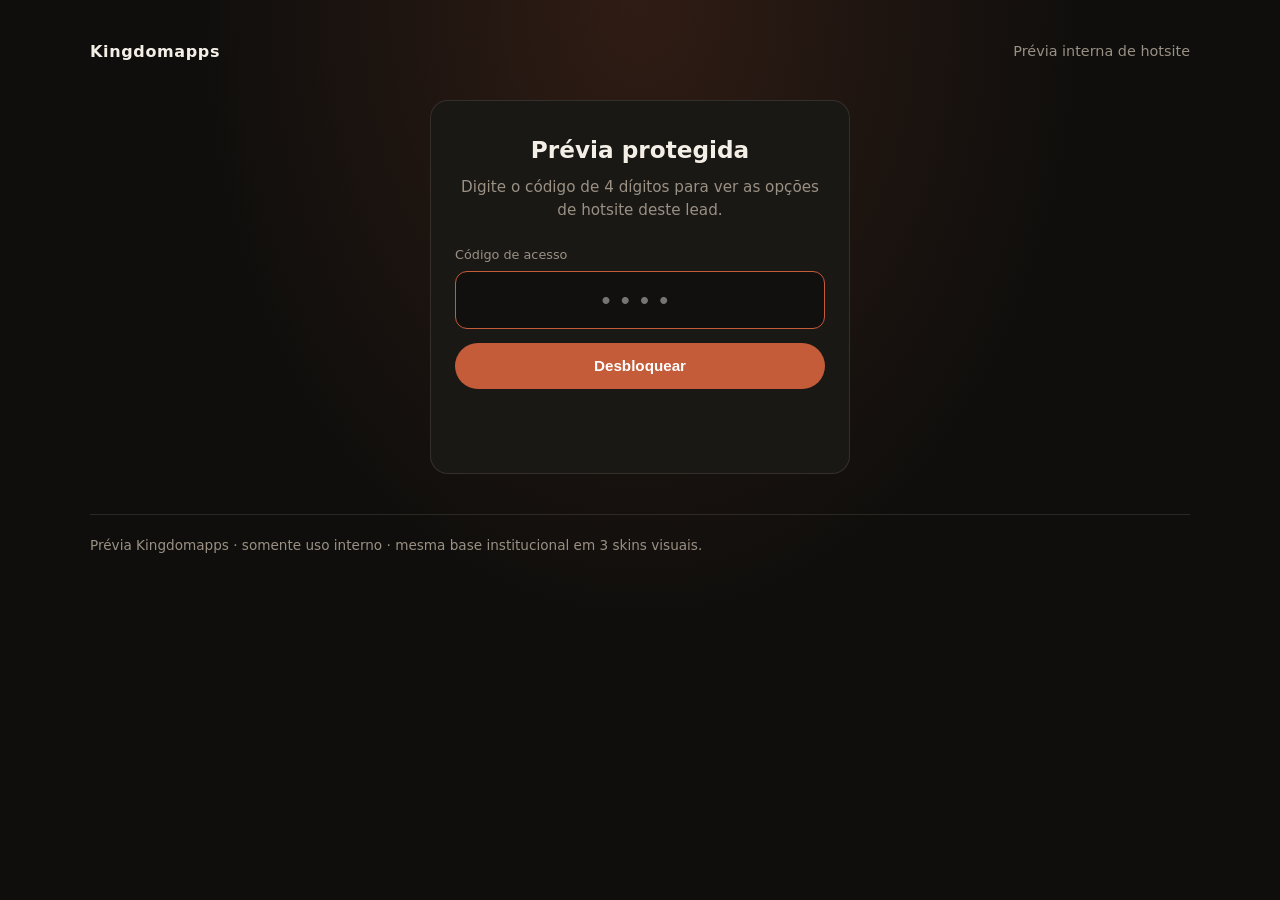
<file: index.html>
<!DOCTYPE html>
<html lang="pt-BR">
<head>
  <meta charset="UTF-8" />
  <meta name="viewport" content="width=device-width, initial-scale=1" />
  <meta name="robots" content="noindex, nofollow" />
  <title>Kingdomapps · Prévia Brasa e Forno</title>
  <link rel="stylesheet" href="gate.css" />
<!-- Google tag (gtag.js) -->
<script async src="https://www.googletagmanager.com/gtag/js?id=G-NJ030BJ0Z8"></script>
<script>
  window.dataLayer = window.dataLayer || [];
  function gtag(){dataLayer.push(arguments);}
  gtag('js', new Date());
  gtag('config', 'G-NJ030BJ0Z8');
</script>
<script>/* Kingdomapps GA4 eventos CTA */(function(){try{var ev=function(n,p){try{if(typeof gtag==='function')gtag('event',n,p);}catch(e){}};document.addEventListener('click',function(e){var a=e.target&&e.target.closest?e.target.closest('a[href]'):null;if(!a)return;var h=a.href||'',p={link_url:h};if(a.dataset&&a.dataset.plan)p.plan=a.dataset.plan;if(/wa\.me|api\.whatsapp\.com|whatsapp:/i.test(h))ev('click_whatsapp',p);else if(/ifood/i.test(h))ev('click_ifood',p);else if(/99app|99food|\/\/(www\.)?99\.|food\.99/i.test(h))ev('click_99',p);},true);document.addEventListener('submit',function(e){var f=e.target;ev('generate_lead',{form_id:(f&&(f.id||f.getAttribute('name')))||'form',page_location:location.href});},true);}catch(e){}})();</script>
</head>
<body>
  <div class="shell">
    <div class="brand-row">
      <strong>Kingdomapps</strong>
      <span>Prévia interna de hotsite</span>
    </div>

    <!-- Locked state: no version paths, names, links or iframes -->
    <section id="lock" class="lock" aria-labelledby="lock-title">
      <h1 id="lock-title">Prévia protegida</h1>
      <p>Digite o código de 4 dígitos para ver as opções de hotsite deste lead.</p>
      <form id="pin-form" autocomplete="off">
        <label for="pin-input">Código de acesso</label>
        <input
          id="pin-input"
          name="pin"
          type="password"
          inputmode="numeric"
          pattern="[0-9]*"
          maxlength="4"
          placeholder="••••"
          required
          autofocus
        />
        <button type="submit">Desbloquear</button>
        <p class="err" id="pin-err" role="alert"></p>
      </form>
    </section>

    <!-- Unlocked: populated only by gate.js after auth -->
    <section id="gallery" class="hidden" aria-labelledby="gallery-title">
      <div class="toolbar">
        <button type="button" id="logout">Bloquear de novo</button>
      </div>
      <div class="gallery-head">
        <h1 id="gallery-title">Brasa e Forno</h1>
        <p>Mesmo conteúdo e comportamento nas três versões — muda só a direção visual. Abra em nova aba para navegar com calma.</p>
      </div>
      <div class="cards" id="cards"></div>
    </section>

    <footer>
      Prévia Kingdomapps · somente uso interno · mesma base institucional em 3 skins visuais.</footer>
  </div>
  <script src="gate.js"></script>
</body>
</html>
</file>
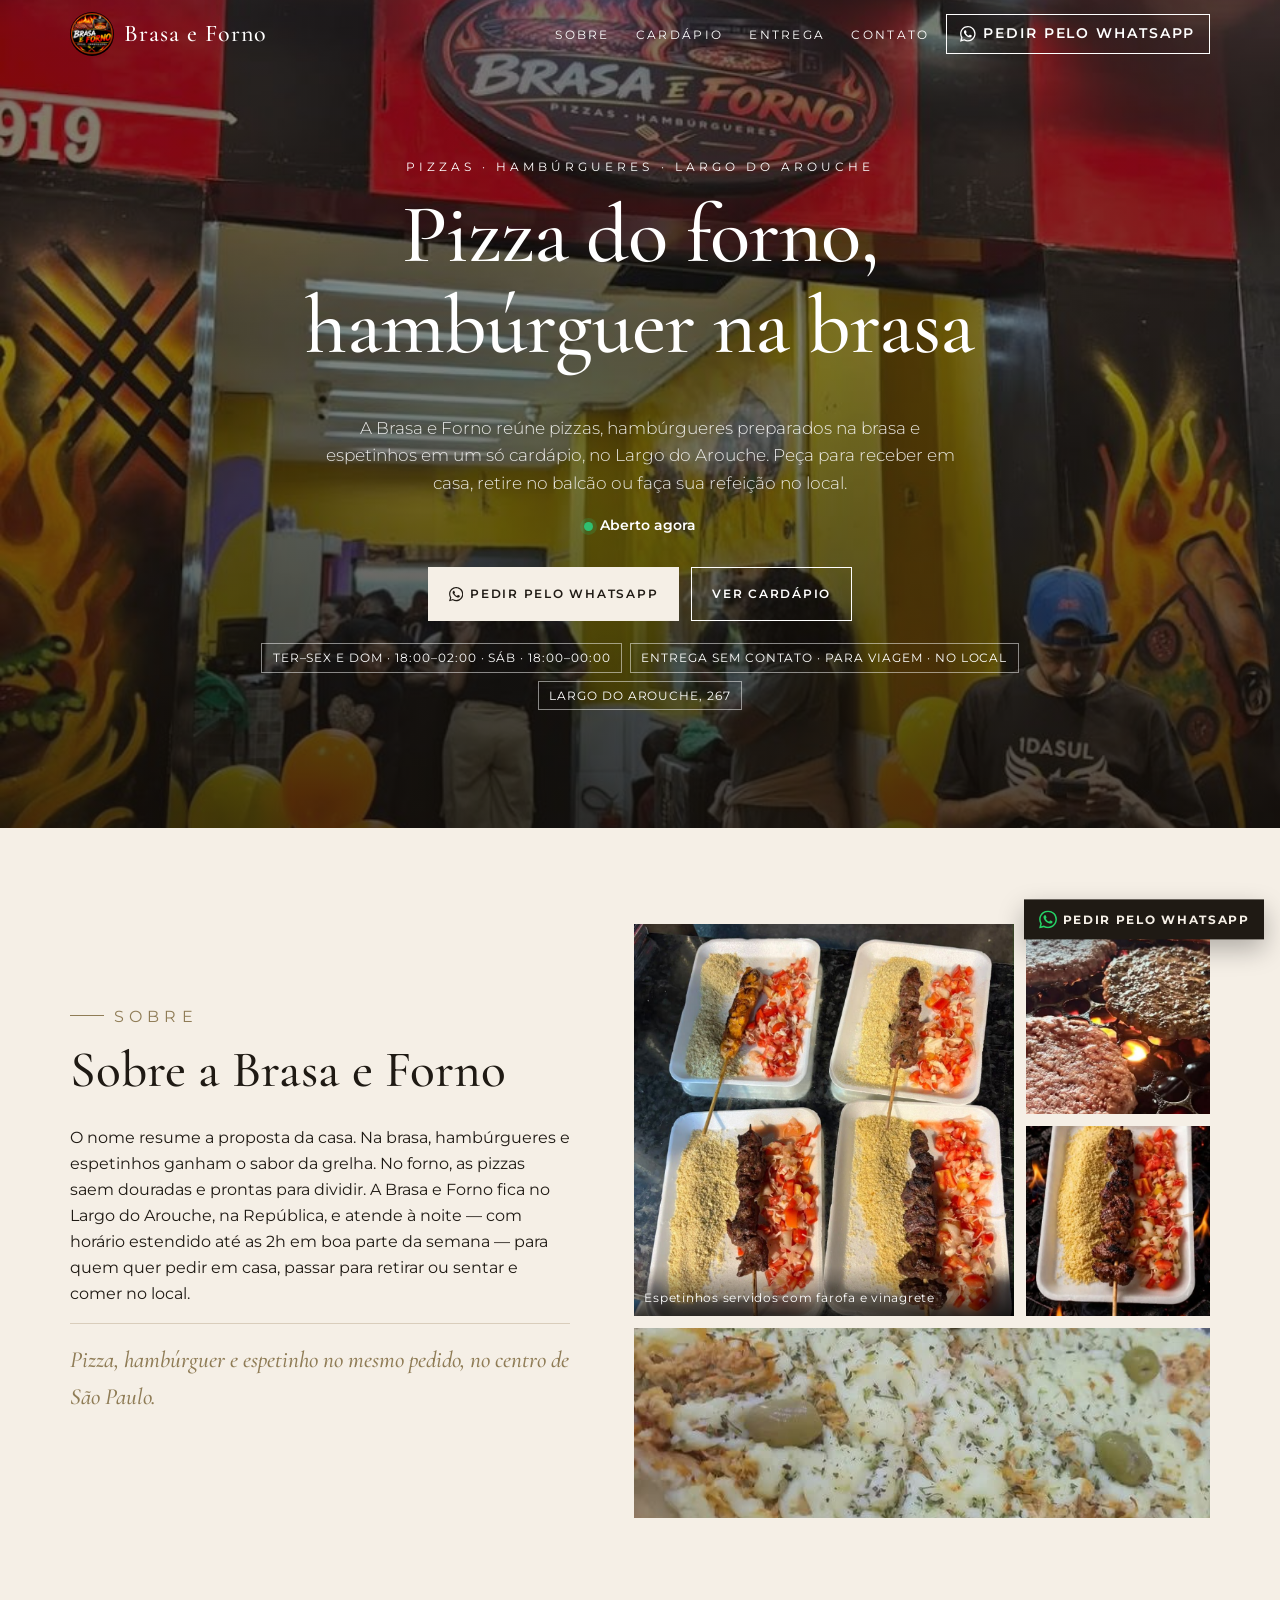
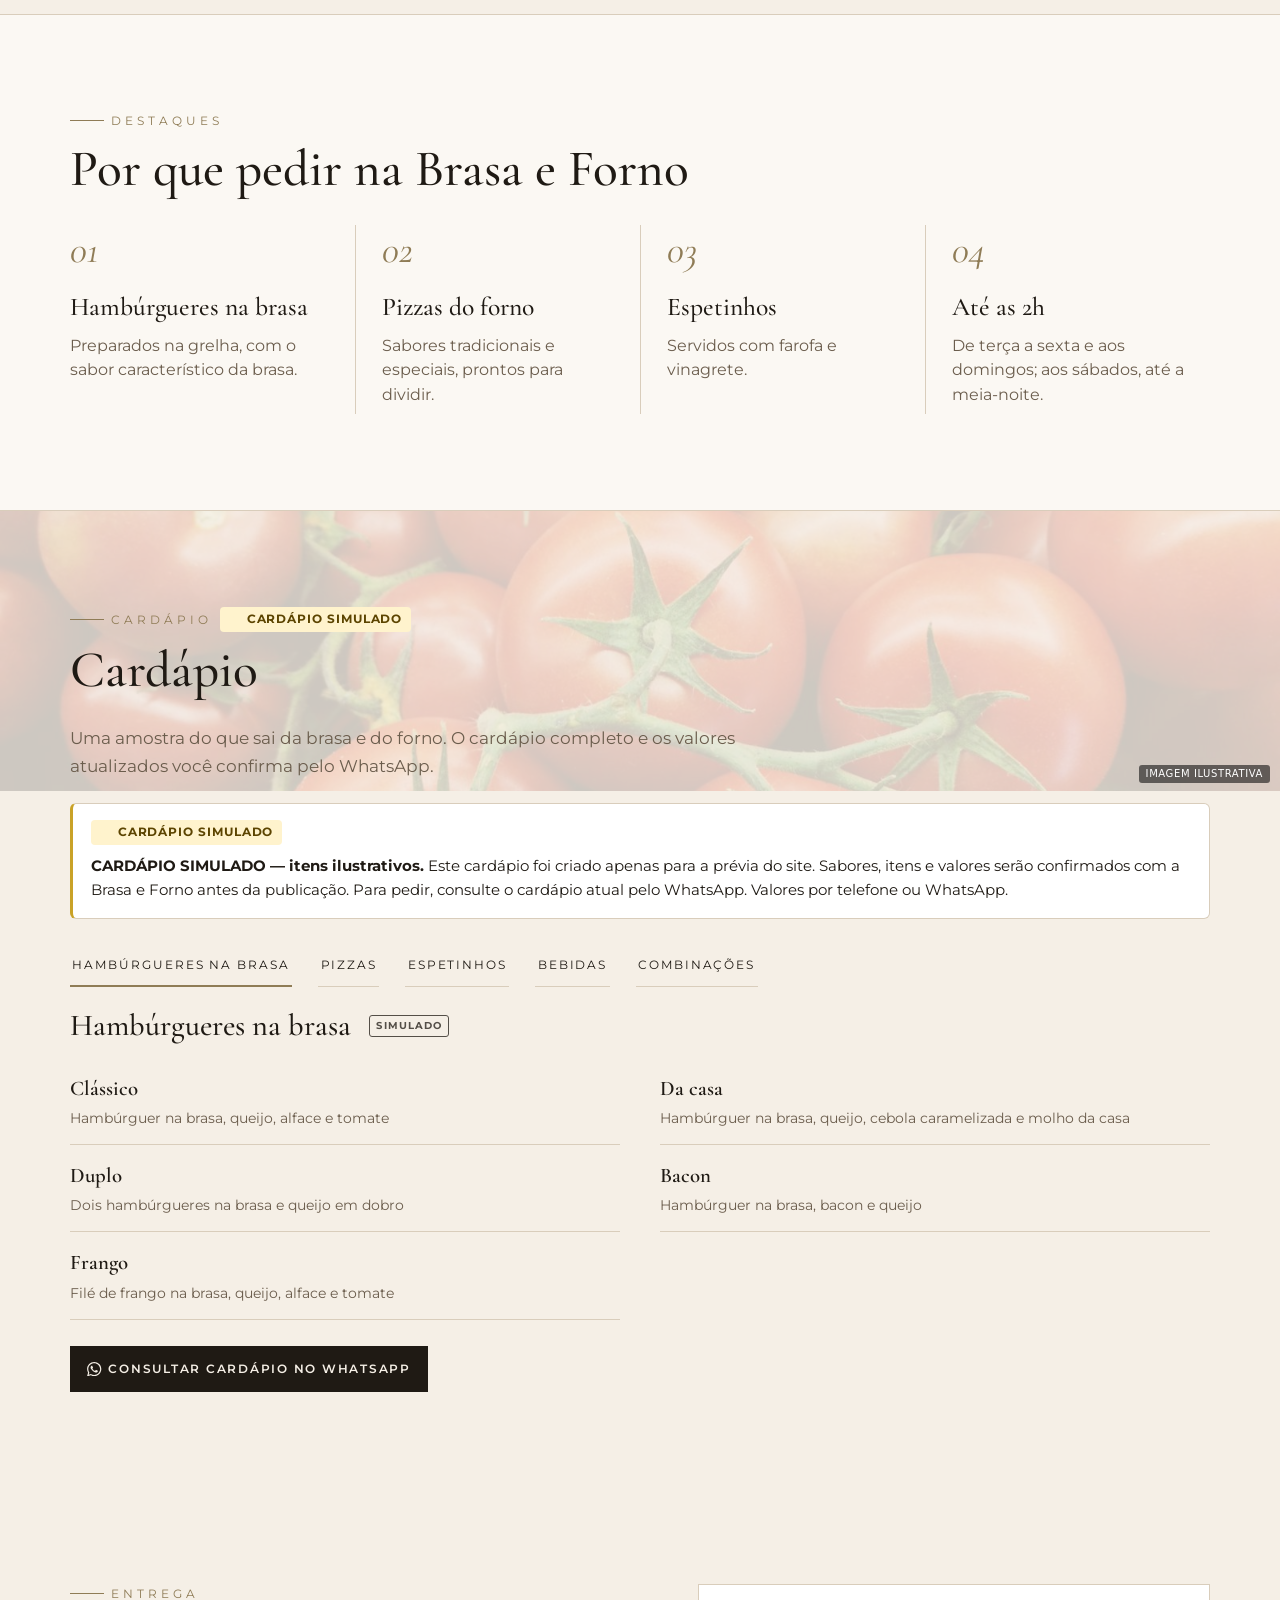
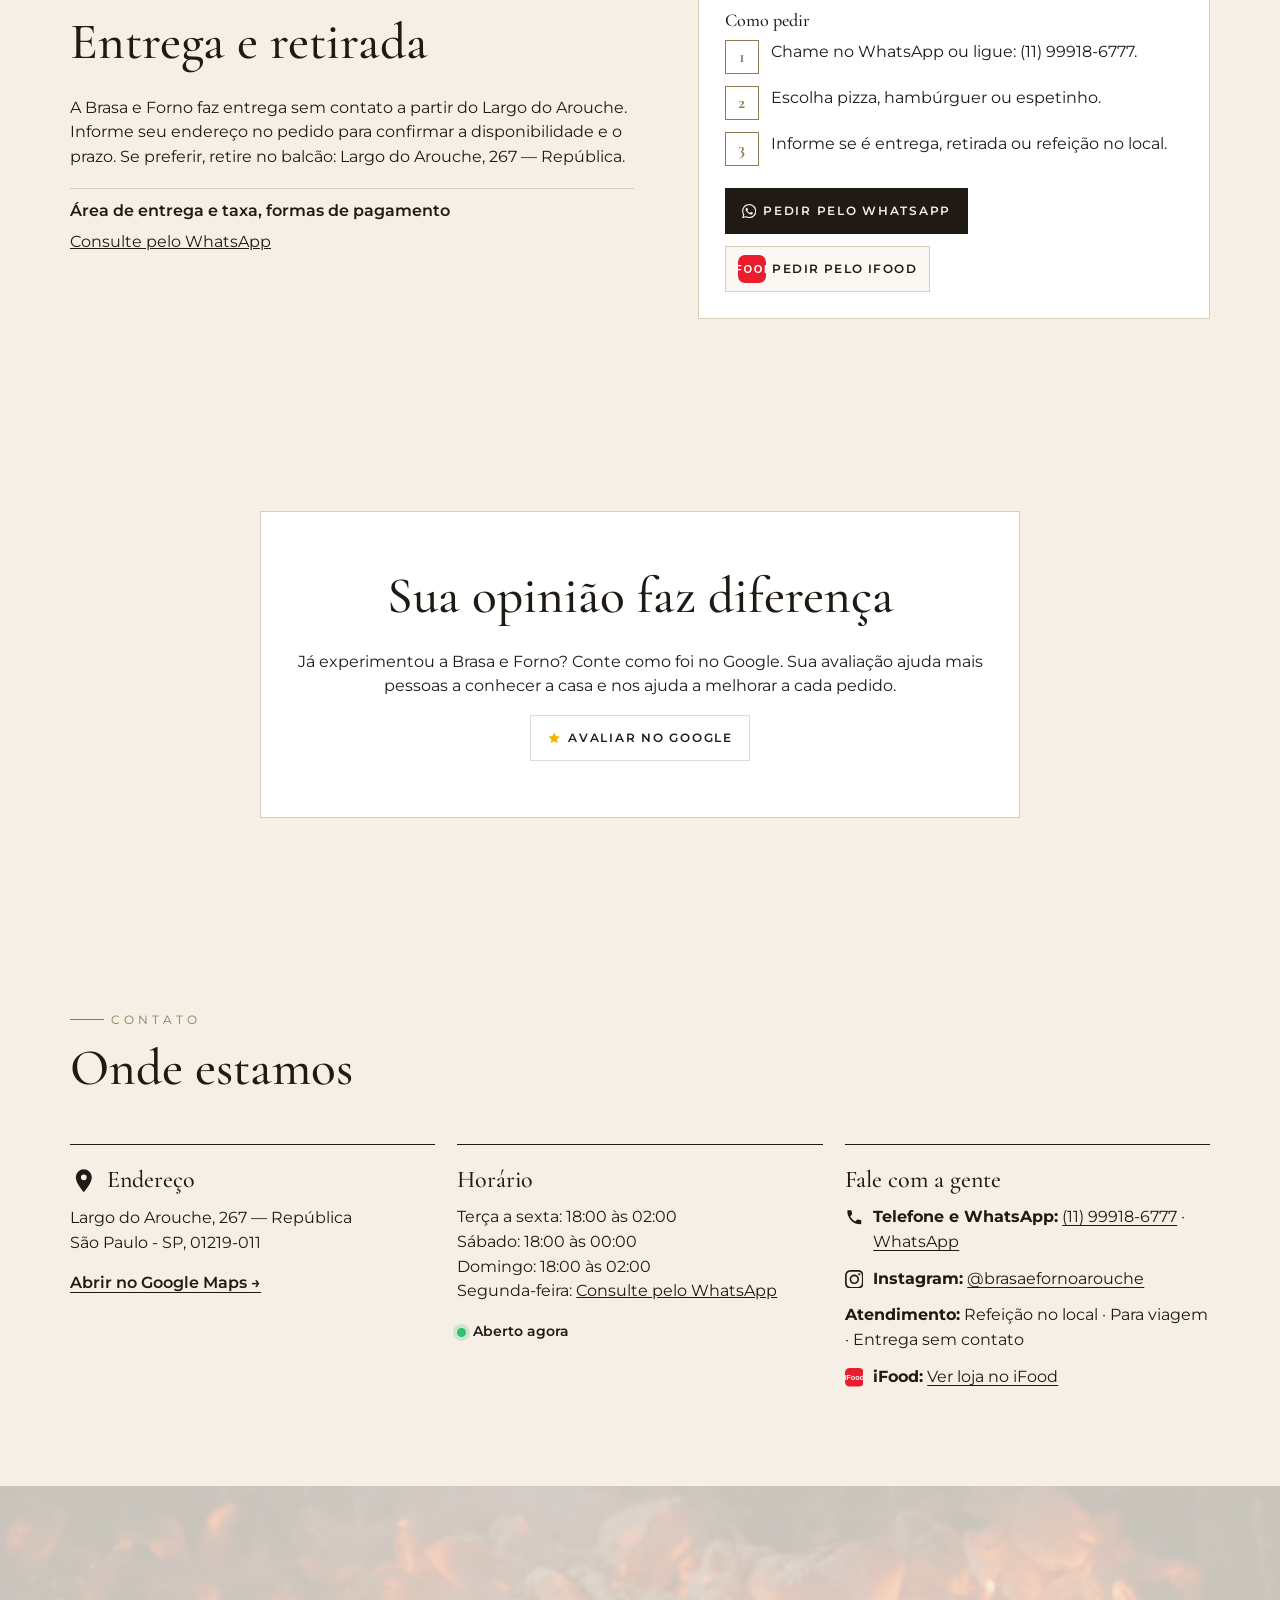
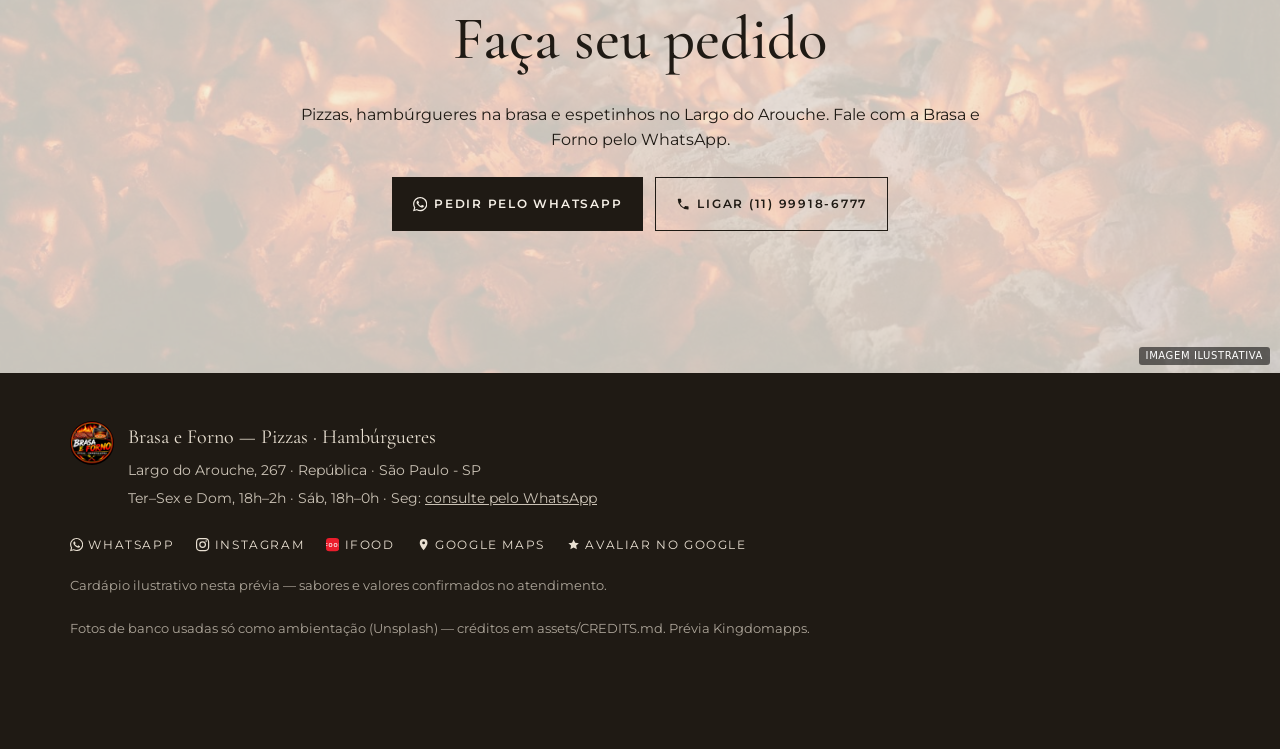
<file: v1/index.html>
<!DOCTYPE html>
<html lang="pt-BR">
<head>
<meta charset="UTF-8" />
<meta name="viewport" content="width=device-width, initial-scale=1" />
<meta name="robots" content="noindex, nofollow" />
<title>Brasa e Forno | Pizzas, hambúrgueres na brasa e espetinhos no Largo do Arouche</title>
<meta name="description" content="Pizzas, hambúrgueres na brasa e espetinhos no Largo do Arouche, República, centro de São Paulo. Entrega sem contato, retirada e refeição no local. Peça pelo WhatsApp." />
<meta name="theme-color" content="#120f0d" />
<link rel="preconnect" href="https://fonts.googleapis.com" />
<link rel="preconnect" href="https://fonts.gstatic.com" crossorigin />
<link rel="stylesheet" href="https://fonts.googleapis.com/css2?family=Cormorant+Garamond:ital,wght@0,500;0,600;1,500&family=Montserrat:wght@300;400;500;600&display=swap" />
<link rel="stylesheet" href="../assets/base.css" />
<link rel="stylesheet" href="../assets/skin-a.css" />
<style>:root{--brand:#e8551b;--brand2:#f6b21b;--brand-ink:#120f0d}</style>
<!-- Google tag (gtag.js) -->
<script async src="https://www.googletagmanager.com/gtag/js?id=G-NJ030BJ0Z8"></script>
<script>
  window.dataLayer = window.dataLayer || [];
  function gtag(){dataLayer.push(arguments);}
  gtag('js', new Date());
  gtag('config', 'G-NJ030BJ0Z8');
</script>
<script>/* Kingdomapps GA4 eventos CTA */(function(){try{var ev=function(n,p){try{if(typeof gtag==='function')gtag('event',n,p);}catch(e){}};document.addEventListener('click',function(e){var a=e.target&&e.target.closest?e.target.closest('a[href]'):null;if(!a)return;var h=a.href||'',p={link_url:h};if(a.dataset&&a.dataset.plan)p.plan=a.dataset.plan;if(/wa\.me|api\.whatsapp\.com|whatsapp:/i.test(h))ev('click_whatsapp',p);else if(/ifood/i.test(h))ev('click_ifood',p);else if(/99app|99food|\/\/(www\.)?99\.|food\.99/i.test(h))ev('click_99',p);},true);document.addEventListener('submit',function(e){var f=e.target;ev('generate_lead',{form_id:(f&&(f.id||f.getAttribute('name')))||'form',page_location:location.href});},true);}catch(e){}})();</script>
</head>
<body class="skin-a" data-hours='{"0": [[18, 24]], "1": [[0, 2]], "2": [[18, 24]], "3": [[0, 2], [18, 24]], "4": [[0, 2], [18, 24]], "5": [[0, 2], [18, 24]], "6": [[0, 2], [18, 24]]}' data-hours-unknown='["1"]'>
<!-- Kingdomapps · base institucional única · skin A (Editorial clássico) · copy: copy.md -->
<a class="skip" href="#conteudo">Pular para o conteúdo</a>
<header class="site-header" id="header">
  <div class="wrap header-inner">
    <a class="brand" href="#topo" aria-label="Brasa e Forno — início"><img class="brand-logo" src="../assets/img/logo.jpg" width="400" height="400" alt="Logotipo Brasa e Forno — Pizzas e Hambúrgueres" /><span class="brand-word">Brasa e Forno</span></a>
    <nav class="site-nav" id="site-nav" aria-label="Principal">
      <ul><li><a href="#sobre">Sobre</a></li><li><a href="#cardapio">Cardápio</a></li><li><a href="#entrega">Entrega</a></li><li><a href="#contato">Contato</a></li></ul>
    </nav>
    <a class="btn btn-wa btn-sm header-cta" href="https://wa.me/5511999186777?text=Ol%C3%A1%21%20Vim%20pelo%20site%20e%20gostaria%20de%20fazer%20um%20pedido." target="_blank" rel="noopener"><svg viewBox="0 0 24 24" aria-hidden="true" focusable="false"><path fill="currentColor" d="M17.47 14.38c-.3-.15-1.76-.87-2.03-.97-.27-.1-.47-.15-.67.15-.2.3-.77.97-.94 1.16-.17.2-.35.22-.64.07-.3-.15-1.26-.46-2.39-1.47-.88-.79-1.48-1.76-1.65-2.06-.17-.3-.02-.46.13-.6.13-.14.3-.35.45-.52.15-.17.2-.3.3-.5.1-.2.05-.37-.03-.52-.07-.15-.67-1.61-.92-2.2-.24-.58-.49-.5-.67-.51h-.57c-.2 0-.52.07-.8.37-.27.3-1.04 1.02-1.04 2.48s1.07 2.88 1.21 3.07c.15.2 2.1 3.2 5.08 4.49.71.31 1.26.49 1.7.63.71.22 1.36.19 1.87.12.57-.09 1.76-.72 2-1.41.25-.7.25-1.29.18-1.41-.08-.13-.27-.2-.57-.35zM12.05 21.78a9.87 9.87 0 0 1-5.03-1.38l-.36-.21-3.74.98 1-3.65-.24-.37a9.86 9.86 0 0 1-1.51-5.26c0-5.45 4.44-9.88 9.89-9.88 2.64 0 5.12 1.03 6.99 2.9a9.83 9.83 0 0 1 2.89 6.99c0 5.45-4.44 9.88-9.89 9.88zm8.41-18.3A11.82 11.82 0 0 0 12.05 0C5.5 0 .16 5.34.16 11.89c0 2.1.55 4.14 1.59 5.95L.06 24l6.3-1.65a11.88 11.88 0 0 0 5.69 1.45c6.55 0 11.89-5.34 11.89-11.89 0-3.18-1.24-6.17-3.48-8.41z"/></svg><span>Pedir pelo WhatsApp</span></a>
    <button class="nav-toggle" type="button" aria-expanded="false" aria-controls="site-nav"><span class="sr-only">Abrir menu</span><span class="bars" aria-hidden="true"></span></button>
  </div>
</header>
<main id="conteudo">
<section class="hero" id="topo" aria-labelledby="hero-title">
  <figure class="hero-media"><img src="../assets/img/fotos-foto-1.jpg" width="900" height="1200" alt="Fachada da Brasa e Forno no Largo do Arouche" fetchpriority="high" /></figure>
  <div class="wrap hero-inner">
    <div class="hero-copy">
      <p class="eyebrow">Pizzas · Hambúrgueres · Largo do Arouche</p>
      <h1 id="hero-title">Pizza do forno, hambúrguer na brasa</h1>
      <p class="lead">A Brasa e Forno reúne pizzas, hambúrgueres preparados na brasa e espetinhos em um só cardápio, no Largo do Arouche. Peça para receber em casa, retire no balcão ou faça sua refeição no local.</p>
      <p class="open-badge" data-open-badge hidden></p>
      <div class="hero-ctas">
        <a class="btn btn-wa btn-lg" href="https://wa.me/5511999186777?text=Ol%C3%A1%21%20Vim%20pelo%20site%20e%20gostaria%20de%20fazer%20um%20pedido." target="_blank" rel="noopener"><svg viewBox="0 0 24 24" aria-hidden="true" focusable="false"><path fill="currentColor" d="M17.47 14.38c-.3-.15-1.76-.87-2.03-.97-.27-.1-.47-.15-.67.15-.2.3-.77.97-.94 1.16-.17.2-.35.22-.64.07-.3-.15-1.26-.46-2.39-1.47-.88-.79-1.48-1.76-1.65-2.06-.17-.3-.02-.46.13-.6.13-.14.3-.35.45-.52.15-.17.2-.3.3-.5.1-.2.05-.37-.03-.52-.07-.15-.67-1.61-.92-2.2-.24-.58-.49-.5-.67-.51h-.57c-.2 0-.52.07-.8.37-.27.3-1.04 1.02-1.04 2.48s1.07 2.88 1.21 3.07c.15.2 2.1 3.2 5.08 4.49.71.31 1.26.49 1.7.63.71.22 1.36.19 1.87.12.57-.09 1.76-.72 2-1.41.25-.7.25-1.29.18-1.41-.08-.13-.27-.2-.57-.35zM12.05 21.78a9.87 9.87 0 0 1-5.03-1.38l-.36-.21-3.74.98 1-3.65-.24-.37a9.86 9.86 0 0 1-1.51-5.26c0-5.45 4.44-9.88 9.89-9.88 2.64 0 5.12 1.03 6.99 2.9a9.83 9.83 0 0 1 2.89 6.99c0 5.45-4.44 9.88-9.89 9.88zm8.41-18.3A11.82 11.82 0 0 0 12.05 0C5.5 0 .16 5.34.16 11.89c0 2.1.55 4.14 1.59 5.95L.06 24l6.3-1.65a11.88 11.88 0 0 0 5.69 1.45c6.55 0 11.89-5.34 11.89-11.89 0-3.18-1.24-6.17-3.48-8.41z"/></svg><span>Pedir pelo WhatsApp</span></a>
        <a class="btn btn-ghost btn-lg" href="#cardapio">Ver cardápio</a>
      </div>
      <ul class="chips"><li>Ter–Sex e Dom · 18:00–02:00 · Sáb · 18:00–00:00</li><li>Entrega sem contato · Para viagem · No local</li><li>Largo do Arouche, 267</li></ul>
    </div>
  </div>
</section>
<section class="sec sobre" id="sobre" aria-labelledby="sobre-title">
  <div class="wrap sobre-grid">
    <div class="sobre-copy">
      <p class="kicker">Sobre</p>
      <h2 id="sobre-title">Sobre a Brasa e Forno</h2>
      <p>O nome resume a proposta da casa. Na brasa, hambúrgueres e espetinhos ganham o sabor da grelha. No forno, as pizzas saem douradas e prontas para dividir. A Brasa e Forno fica no Largo do Arouche, na República, e atende à noite — com horário estendido até as 2h em boa parte da semana — para quem quer pedir em casa, passar para retirar ou sentar e comer no local.</p>
      <p class="apoio">Pizza, hambúrguer e espetinho no mesmo pedido, no centro de São Paulo.</p>
    </div>
    <div class="gallery" aria-label="Fotos de Brasa e Forno"><figure class="g-item g-1"><img src="../assets/img/fotos-foto-4.jpg" width="1076" height="1200" alt="Espetinhos servidos com farofa e vinagrete" loading="lazy" decoding="async" /><figcaption>Espetinhos servidos com farofa e vinagrete</figcaption></figure><figure class="g-item g-2"><img src="../assets/img/fotos-foto-ig-3.jpg" width="480" height="640" alt="Hambúrgueres na grelha (foto do Instagram @brasaefornoarouche)" loading="lazy" decoding="async" /></figure><figure class="g-item g-3"><img src="../assets/img/fotos-foto-ig-2.jpg" width="480" height="640" alt="Espetinho com farofa e vinagrete (foto do Instagram @brasaefornoarouche)" loading="lazy" decoding="async" /></figure><figure class="g-item g-4"><img src="../assets/img/fotos-foto-ig-1.jpg" width="640" height="482" alt="Pizza da Brasa e Forno (foto do Instagram @brasaefornoarouche)" loading="lazy" decoding="async" /></figure></div>
  </div>
</section>
<section class="sec destaques" id="destaques" aria-labelledby="dest-title">
  <div class="wrap">
    <p class="kicker">Destaques</p>
    <h2 id="dest-title">Por que pedir na Brasa e Forno</h2>
    <ul class="feats"><li class="feat"><span class="feat-n" aria-hidden="true">01</span><h3>Hambúrgueres na brasa</h3><p>Preparados na grelha, com o sabor característico da brasa.</p></li><li class="feat"><span class="feat-n" aria-hidden="true">02</span><h3>Pizzas do forno</h3><p>Sabores tradicionais e especiais, prontos para dividir.</p></li><li class="feat"><span class="feat-n" aria-hidden="true">03</span><h3>Espetinhos</h3><p>Servidos com farofa e vinagrete.</p></li><li class="feat"><span class="feat-n" aria-hidden="true">04</span><h3>Até as 2h</h3><p>De terça a sexta e aos domingos; aos sábados, até a meia-noite.</p></li></ul>
  </div>
</section>
<section class="sec cardapio" id="cardapio" aria-labelledby="menu-title">
  <div class="amb amb-menu" style="--amb:url('../assets/img/ambiente-tomatoes-wood.jpg')" aria-hidden="true"><span class="amb-tag">Imagem ilustrativa</span></div>
  <div class="wrap">
    <div class="menu-head">
      <p class="kicker">Cardápio <span class="sim-badge">Cardápio simulado</span></p>
      <h2 id="menu-title">Cardápio</h2>
      <p class="lead">Uma amostra do que sai da brasa e do forno. O cardápio completo e os valores atualizados você confirma pelo WhatsApp.</p>
    </div>
    <div class="sim-notice" role="note"><span class="sim-badge">Cardápio simulado</span><p><strong>CARDÁPIO SIMULADO — itens ilustrativos.</strong> Este cardápio foi criado apenas para a prévia do site. Sabores, itens e valores serão confirmados com a Brasa e Forno antes da publicação. Para pedir, consulte o cardápio atual pelo WhatsApp. Valores por telefone ou WhatsApp.</p></div>
    <div class="menu-tabs" role="tablist" aria-label="Categorias do cardápio"><button type="button" role="tab" id="tab-0" aria-controls="menu-0" aria-selected="true">Hambúrgueres na brasa</button><button type="button" role="tab" id="tab-1" aria-controls="menu-1" aria-selected="false" tabindex="-1">Pizzas</button><button type="button" role="tab" id="tab-2" aria-controls="menu-2" aria-selected="false" tabindex="-1">Espetinhos</button><button type="button" role="tab" id="tab-3" aria-controls="menu-3" aria-selected="false" tabindex="-1">Bebidas</button><button type="button" role="tab" id="tab-4" aria-controls="menu-4" aria-selected="false" tabindex="-1">Combinações</button></div>
    <div class="menu-panel" role="tabpanel" id="menu-0" aria-labelledby="tab-0" tabindex="0"><h3 class="menu-cat">Hambúrgueres na brasa <span class="sim-tag">Simulado</span></h3><ul class="menu-list"><li class="mi"><span class="mi-name">Clássico</span><span class="mi-desc">Hambúrguer na brasa, queijo, alface e tomate</span></li><li class="mi"><span class="mi-name">Da casa</span><span class="mi-desc">Hambúrguer na brasa, queijo, cebola caramelizada e molho da casa</span></li><li class="mi"><span class="mi-name">Duplo</span><span class="mi-desc">Dois hambúrgueres na brasa e queijo em dobro</span></li><li class="mi"><span class="mi-name">Bacon</span><span class="mi-desc">Hambúrguer na brasa, bacon e queijo</span></li><li class="mi"><span class="mi-name">Frango</span><span class="mi-desc">Filé de frango na brasa, queijo, alface e tomate</span></li></ul></div><div class="menu-panel" role="tabpanel" id="menu-1" aria-labelledby="tab-1" tabindex="0" hidden><h3 class="menu-cat">Pizzas — tamanho grande <span class="sim-tag">Simulado</span></h3><ul class="menu-list"><li class="mi"><span class="mi-name">Mussarela</span><span class="mi-desc">Molho de tomate, mussarela e orégano</span></li><li class="mi"><span class="mi-name">Calabresa</span><span class="mi-desc">Calabresa fatiada, cebola e azeitona</span></li><li class="mi"><span class="mi-name">Marguerita</span><span class="mi-desc">Mussarela, tomate e manjericão</span></li><li class="mi"><span class="mi-name">Napolitana</span><span class="mi-desc">Mussarela, tomate e parmesão</span></li><li class="mi"><span class="mi-name">Frango com catupiry</span><span class="mi-desc">Frango desfiado e catupiry</span></li><li class="mi"><span class="mi-name">Calabresa especial</span><span class="mi-desc">Calabresa, catupiry e cebola</span></li></ul></div><div class="menu-panel" role="tabpanel" id="menu-2" aria-labelledby="tab-2" tabindex="0" hidden><h3 class="menu-cat">Espetinhos — unidade, com farofa e vinagrete <span class="sim-tag">Simulado</span></h3><ul class="menu-list"><li class="mi"><span class="mi-name">Carne</span></li><li class="mi"><span class="mi-name">Frango</span></li><li class="mi"><span class="mi-name">Linguiça</span></li><li class="mi"><span class="mi-name">Queijo coalho</span></li></ul></div><div class="menu-panel" role="tabpanel" id="menu-3" aria-labelledby="tab-3" tabindex="0" hidden><h3 class="menu-cat">Bebidas <span class="sim-tag">Simulado</span></h3><p class="menu-note">Refrigerantes, sucos e água — consulte as opções disponíveis.</p></div><div class="menu-panel" role="tabpanel" id="menu-4" aria-labelledby="tab-4" tabindex="0" hidden><h3 class="menu-cat">Combinações <span class="sim-tag">Simulado</span></h3><ul class="menu-list"><li class="mi"><span class="mi-name">1 pizza grande + refrigerante 2 L</span></li><li class="mi"><span class="mi-name">2 hambúrgueres + 2 refrigerantes lata</span></li><li class="mi"><span class="mi-name">4 espetinhos com farofa e vinagrete</span></li></ul></div>
    <div class="menu-cta"><a class="btn btn-wa" href="https://wa.me/5511999186777?text=Ol%C3%A1%21%20Vim%20pelo%20site%20e%20gostaria%20de%20fazer%20um%20pedido." target="_blank" rel="noopener"><svg viewBox="0 0 24 24" aria-hidden="true" focusable="false"><path fill="currentColor" d="M17.47 14.38c-.3-.15-1.76-.87-2.03-.97-.27-.1-.47-.15-.67.15-.2.3-.77.97-.94 1.16-.17.2-.35.22-.64.07-.3-.15-1.26-.46-2.39-1.47-.88-.79-1.48-1.76-1.65-2.06-.17-.3-.02-.46.13-.6.13-.14.3-.35.45-.52.15-.17.2-.3.3-.5.1-.2.05-.37-.03-.52-.07-.15-.67-1.61-.92-2.2-.24-.58-.49-.5-.67-.51h-.57c-.2 0-.52.07-.8.37-.27.3-1.04 1.02-1.04 2.48s1.07 2.88 1.21 3.07c.15.2 2.1 3.2 5.08 4.49.71.31 1.26.49 1.7.63.71.22 1.36.19 1.87.12.57-.09 1.76-.72 2-1.41.25-.7.25-1.29.18-1.41-.08-.13-.27-.2-.57-.35zM12.05 21.78a9.87 9.87 0 0 1-5.03-1.38l-.36-.21-3.74.98 1-3.65-.24-.37a9.86 9.86 0 0 1-1.51-5.26c0-5.45 4.44-9.88 9.89-9.88 2.64 0 5.12 1.03 6.99 2.9a9.83 9.83 0 0 1 2.89 6.99c0 5.45-4.44 9.88-9.89 9.88zm8.41-18.3A11.82 11.82 0 0 0 12.05 0C5.5 0 .16 5.34.16 11.89c0 2.1.55 4.14 1.59 5.95L.06 24l6.3-1.65a11.88 11.88 0 0 0 5.69 1.45c6.55 0 11.89-5.34 11.89-11.89 0-3.18-1.24-6.17-3.48-8.41z"/></svg><span>Consultar cardápio no WhatsApp</span></a></div>
  </div>
</section>
<section class="sec entrega" id="entrega" aria-labelledby="ent-title">
  <div class="wrap entrega-grid">
    <div>
      <p class="kicker">Entrega</p>
      <h2 id="ent-title">Entrega e retirada</h2>
      <p>A Brasa e Forno faz entrega sem contato a partir do Largo do Arouche. Informe seu endereço no pedido para confirmar a disponibilidade e o prazo. Se preferir, retire no balcão: Largo do Arouche, 267 — República.</p>
      <dl class="kv"><div><dt>Área de entrega e taxa, formas de pagamento</dt><dd><a href="https://wa.me/5511999186777?text=Ol%C3%A1%21%20Vim%20pelo%20site%20e%20gostaria%20de%20fazer%20um%20pedido." target="_blank" rel="noopener">Consulte pelo WhatsApp</a></dd></div></dl>
    </div>
    <div class="steps-box">
      <h3>Como pedir</h3><ol class="steps"><li>Chame no WhatsApp ou ligue: (11) 99918-6777.</li><li>Escolha pizza, hambúrguer ou espetinho.</li><li>Informe se é entrega, retirada ou refeição no local.</li></ol>
      <div class="order-links"><a class="btn btn-wa" href="https://wa.me/5511999186777?text=Ol%C3%A1%21%20Vim%20pelo%20site%20e%20gostaria%20de%20fazer%20um%20pedido." target="_blank" rel="noopener"><svg viewBox="0 0 24 24" aria-hidden="true" focusable="false"><path fill="currentColor" d="M17.47 14.38c-.3-.15-1.76-.87-2.03-.97-.27-.1-.47-.15-.67.15-.2.3-.77.97-.94 1.16-.17.2-.35.22-.64.07-.3-.15-1.26-.46-2.39-1.47-.88-.79-1.48-1.76-1.65-2.06-.17-.3-.02-.46.13-.6.13-.14.3-.35.45-.52.15-.17.2-.3.3-.5.1-.2.05-.37-.03-.52-.07-.15-.67-1.61-.92-2.2-.24-.58-.49-.5-.67-.51h-.57c-.2 0-.52.07-.8.37-.27.3-1.04 1.02-1.04 2.48s1.07 2.88 1.21 3.07c.15.2 2.1 3.2 5.08 4.49.71.31 1.26.49 1.7.63.71.22 1.36.19 1.87.12.57-.09 1.76-.72 2-1.41.25-.7.25-1.29.18-1.41-.08-.13-.27-.2-.57-.35zM12.05 21.78a9.87 9.87 0 0 1-5.03-1.38l-.36-.21-3.74.98 1-3.65-.24-.37a9.86 9.86 0 0 1-1.51-5.26c0-5.45 4.44-9.88 9.89-9.88 2.64 0 5.12 1.03 6.99 2.9a9.83 9.83 0 0 1 2.89 6.99c0 5.45-4.44 9.88-9.89 9.88zm8.41-18.3A11.82 11.82 0 0 0 12.05 0C5.5 0 .16 5.34.16 11.89c0 2.1.55 4.14 1.59 5.95L.06 24l6.3-1.65a11.88 11.88 0 0 0 5.69 1.45c6.55 0 11.89-5.34 11.89-11.89 0-3.18-1.24-6.17-3.48-8.41z"/></svg><span>Pedir pelo WhatsApp</span></a><a class="app-link app-ifood" href="https://www.ifood.com.br/delivery/sao-paulo-sp/brasa-e-forno-republica/0ce4aee6-f531-4283-a553-0ae980c94f43" target="_blank" rel="noopener"><svg viewBox="0 0 24 24" aria-hidden="true" focusable="false"><rect width="24" height="24" rx="6" fill="#ea1d2c"/><text x="12" y="15.6" text-anchor="middle" font-family="Arial,Helvetica,sans-serif" font-weight="700" font-size="9.5" fill="#fff">iFood</text></svg><span>Pedir pelo iFood</span></a></div>
    </div>
  </div>
</section>
<section class="sec avaliar review-band" id="avaliar" aria-labelledby="av-title">
  <div class="wrap avaliar-inner">
    
    <h2 id="av-title">Sua opinião faz diferença</h2>
    <p>Já experimentou a Brasa e Forno? Conte como foi no Google. Sua avaliação ajuda mais pessoas a conhecer a casa e nos ajuda a melhorar a cada pedido.</p>
    <a class="btn btn-review" href="https://search.google.com/local/writereview?placeid=ChIJPcMGAyxZzpQRV-bIMxV3Hk4" target="_blank" rel="noopener"><svg viewBox="0 0 24 24" aria-hidden="true" focusable="false"><path fill="currentColor" d="M12 2.5l2.9 6 6.6.8-4.9 4.5 1.3 6.5L12 17.1l-5.9 3.2 1.3-6.5L2.5 9.3l6.6-.8z"/></svg><span>Avaliar no Google</span></a>
  </div>
</section>
<section class="sec contato" id="contato" aria-labelledby="ct-title">
  <div class="wrap contato-grid">
    <div class="ct-head">
      <p class="kicker">Contato</p>
      <h2 id="ct-title">Onde estamos</h2>
      
    </div>
    <div class="ct-card">
      <h3><svg viewBox="0 0 24 24" aria-hidden="true" focusable="false"><path fill="currentColor" d="M12 2a7 7 0 0 0-7 7c0 5.25 7 13 7 13s7-7.75 7-13a7 7 0 0 0-7-7zm0 9.5a2.5 2.5 0 1 1 0-5 2.5 2.5 0 0 1 0 5z"/></svg><span>Endereço</span></h3>
      <p>Largo do Arouche, 267 — República<br />São Paulo - SP, 01219-011</p>
      <a class="text-link" href="https://www.google.com/maps/place/Brasa+e+Forno/data=!4m7!3m6!1s0x94ce592c0306c33d:0x4e1e771533c8e657!8m2!3d-23.541905!4d-46.646766!16s%2Fg%2F11zxx4s3mh" target="_blank" rel="noopener">Abrir no Google Maps →</a>
    </div>
    <div class="ct-card">
      <h3>Horário</h3>
      <p>Terça a sexta: 18:00 às 02:00<br />Sábado: 18:00 às 00:00<br />Domingo: 18:00 às 02:00<br />Segunda-feira: <a href="https://wa.me/5511999186777?text=Ol%C3%A1%21%20Vim%20pelo%20site%20e%20gostaria%20de%20fazer%20um%20pedido." target="_blank" rel="noopener">Consulte pelo WhatsApp</a></p>
      <p class="open-badge" data-open-badge hidden></p>
    </div>
    <div class="ct-card">
      <h3>Fale com a gente</h3>
      <ul class="ct-list"><li><svg viewBox="0 0 24 24" aria-hidden="true" focusable="false"><path fill="currentColor" d="M6.6 10.8a15.1 15.1 0 0 0 6.6 6.6l2.2-2.2a1 1 0 0 1 1-.25 11.4 11.4 0 0 0 3.6.57 1 1 0 0 1 1 1V20a1 1 0 0 1-1 1A17 17 0 0 1 3 4a1 1 0 0 1 1-1h3.5a1 1 0 0 1 1 1c0 1.25.2 2.45.57 3.57a1 1 0 0 1-.25 1z"/></svg><span><strong>Telefone e WhatsApp:</strong> <a href="tel:+5511999186777">(11) 99918-6777</a> · <a href="https://wa.me/5511999186777?text=Ol%C3%A1%21%20Vim%20pelo%20site%20e%20gostaria%20de%20fazer%20um%20pedido." target="_blank" rel="noopener">WhatsApp</a></span></li><li><svg viewBox="0 0 24 24" aria-hidden="true" focusable="false"><path fill="currentColor" d="M12 2.2c3.2 0 3.58.01 4.85.07 3.25.15 4.77 1.69 4.92 4.92.06 1.27.07 1.65.07 4.85s-.01 3.58-.07 4.85c-.15 3.23-1.66 4.77-4.92 4.92-1.27.06-1.65.07-4.85.07s-3.58-.01-4.85-.07c-3.26-.15-4.77-1.7-4.92-4.92C2.17 15.58 2.16 15.2 2.16 12s.01-3.58.07-4.85C2.38 3.92 3.9 2.38 7.15 2.23 8.42 2.17 8.8 2.16 12 2.16zM12 0C8.74 0 8.33.01 7.05.07 2.7.27.27 2.69.07 7.05.01 8.33 0 8.74 0 12s.01 3.67.07 4.95c.2 4.36 2.62 6.78 6.98 6.98C8.33 23.99 8.74 24 12 24s3.67-.01 4.95-.07c4.35-.2 6.78-2.62 6.98-6.98.06-1.28.07-1.69.07-4.95s-.01-3.67-.07-4.95c-.2-4.35-2.62-6.78-6.98-6.98C15.67.01 15.26 0 12 0zm0 5.84a6.16 6.16 0 1 0 0 12.32 6.16 6.16 0 0 0 0-12.32zM12 16a4 4 0 1 1 0-8 4 4 0 0 1 0 8zm6.4-11.85a1.44 1.44 0 1 0 0 2.88 1.44 1.44 0 0 0 0-2.88z"/></svg><span><strong>Instagram:</strong> <a href="https://instagram.com/brasaefornoarouche" target="_blank" rel="noopener">@brasaefornoarouche</a></span></li><li class="atend"><span><strong>Atendimento:</strong> Refeição no local · Para viagem · Entrega sem contato</span></li><li><svg viewBox="0 0 24 24" aria-hidden="true" focusable="false"><rect width="24" height="24" rx="6" fill="#ea1d2c"/><text x="12" y="15.6" text-anchor="middle" font-family="Arial,Helvetica,sans-serif" font-weight="700" font-size="9.5" fill="#fff">iFood</text></svg><span><strong>iFood:</strong> <a href="https://www.ifood.com.br/delivery/sao-paulo-sp/brasa-e-forno-republica/0ce4aee6-f531-4283-a553-0ae980c94f43" target="_blank" rel="noopener">Ver loja no iFood</a></span></li></ul>
    </div>
  </div>
</section>
<section class="sec cta-final cta-band" id="cta-final" aria-labelledby="cta-title">
  <div class="amb amb-cta" style="--amb:url('../assets/img/ambiente-embers.jpg')" aria-hidden="true"><span class="amb-tag">Imagem ilustrativa</span></div>
  <div class="wrap cta-inner">
    <h2 id="cta-title">Faça seu pedido</h2>
    <p>Pizzas, hambúrgueres na brasa e espetinhos no Largo do Arouche. Fale com a Brasa e Forno pelo WhatsApp.</p>
    <div class="hero-ctas"><a class="btn btn-wa btn-lg" href="https://wa.me/5511999186777?text=Ol%C3%A1%21%20Vim%20pelo%20site%20e%20gostaria%20de%20fazer%20um%20pedido." target="_blank" rel="noopener"><svg viewBox="0 0 24 24" aria-hidden="true" focusable="false"><path fill="currentColor" d="M17.47 14.38c-.3-.15-1.76-.87-2.03-.97-.27-.1-.47-.15-.67.15-.2.3-.77.97-.94 1.16-.17.2-.35.22-.64.07-.3-.15-1.26-.46-2.39-1.47-.88-.79-1.48-1.76-1.65-2.06-.17-.3-.02-.46.13-.6.13-.14.3-.35.45-.52.15-.17.2-.3.3-.5.1-.2.05-.37-.03-.52-.07-.15-.67-1.61-.92-2.2-.24-.58-.49-.5-.67-.51h-.57c-.2 0-.52.07-.8.37-.27.3-1.04 1.02-1.04 2.48s1.07 2.88 1.21 3.07c.15.2 2.1 3.2 5.08 4.49.71.31 1.26.49 1.7.63.71.22 1.36.19 1.87.12.57-.09 1.76-.72 2-1.41.25-.7.25-1.29.18-1.41-.08-.13-.27-.2-.57-.35zM12.05 21.78a9.87 9.87 0 0 1-5.03-1.38l-.36-.21-3.74.98 1-3.65-.24-.37a9.86 9.86 0 0 1-1.51-5.26c0-5.45 4.44-9.88 9.89-9.88 2.64 0 5.12 1.03 6.99 2.9a9.83 9.83 0 0 1 2.89 6.99c0 5.45-4.44 9.88-9.89 9.88zm8.41-18.3A11.82 11.82 0 0 0 12.05 0C5.5 0 .16 5.34.16 11.89c0 2.1.55 4.14 1.59 5.95L.06 24l6.3-1.65a11.88 11.88 0 0 0 5.69 1.45c6.55 0 11.89-5.34 11.89-11.89 0-3.18-1.24-6.17-3.48-8.41z"/></svg><span>Pedir pelo WhatsApp</span></a><a class="btn btn-ghost btn-lg" href="tel:+5511999186777"><svg viewBox="0 0 24 24" aria-hidden="true" focusable="false"><path fill="currentColor" d="M6.6 10.8a15.1 15.1 0 0 0 6.6 6.6l2.2-2.2a1 1 0 0 1 1-.25 11.4 11.4 0 0 0 3.6.57 1 1 0 0 1 1 1V20a1 1 0 0 1-1 1A17 17 0 0 1 3 4a1 1 0 0 1 1-1h3.5a1 1 0 0 1 1 1c0 1.25.2 2.45.57 3.57a1 1 0 0 1-.25 1z"/></svg><span>Ligar (11) 99918-6777</span></a></div>
  </div>
</section>
</main>
<footer class="site-footer">
  <div class="wrap footer-inner">
    <div class="f-brand"><img class="brand-logo" src="../assets/img/logo.jpg" width="400" height="400" alt="Logotipo Brasa e Forno — Pizzas e Hambúrgueres" /><div><p class="f-name">Brasa e Forno — Pizzas · Hambúrgueres</p><p>Largo do Arouche, 267 · República · São Paulo - SP</p><p>Ter–Sex e Dom, 18h–2h · Sáb, 18h–0h · Seg: <a href="https://wa.me/5511999186777?text=Ol%C3%A1%21%20Vim%20pelo%20site%20e%20gostaria%20de%20fazer%20um%20pedido." target="_blank" rel="noopener">consulte pelo WhatsApp</a></p></div></div>
    <nav class="f-links" aria-label="Links"><a href="https://wa.me/5511999186777?text=Ol%C3%A1%21%20Vim%20pelo%20site%20e%20gostaria%20de%20fazer%20um%20pedido." target="_blank" rel="noopener"><svg viewBox="0 0 24 24" aria-hidden="true" focusable="false"><path fill="currentColor" d="M17.47 14.38c-.3-.15-1.76-.87-2.03-.97-.27-.1-.47-.15-.67.15-.2.3-.77.97-.94 1.16-.17.2-.35.22-.64.07-.3-.15-1.26-.46-2.39-1.47-.88-.79-1.48-1.76-1.65-2.06-.17-.3-.02-.46.13-.6.13-.14.3-.35.45-.52.15-.17.2-.3.3-.5.1-.2.05-.37-.03-.52-.07-.15-.67-1.61-.92-2.2-.24-.58-.49-.5-.67-.51h-.57c-.2 0-.52.07-.8.37-.27.3-1.04 1.02-1.04 2.48s1.07 2.88 1.21 3.07c.15.2 2.1 3.2 5.08 4.49.71.31 1.26.49 1.7.63.71.22 1.36.19 1.87.12.57-.09 1.76-.72 2-1.41.25-.7.25-1.29.18-1.41-.08-.13-.27-.2-.57-.35zM12.05 21.78a9.87 9.87 0 0 1-5.03-1.38l-.36-.21-3.74.98 1-3.65-.24-.37a9.86 9.86 0 0 1-1.51-5.26c0-5.45 4.44-9.88 9.89-9.88 2.64 0 5.12 1.03 6.99 2.9a9.83 9.83 0 0 1 2.89 6.99c0 5.45-4.44 9.88-9.89 9.88zm8.41-18.3A11.82 11.82 0 0 0 12.05 0C5.5 0 .16 5.34.16 11.89c0 2.1.55 4.14 1.59 5.95L.06 24l6.3-1.65a11.88 11.88 0 0 0 5.69 1.45c6.55 0 11.89-5.34 11.89-11.89 0-3.18-1.24-6.17-3.48-8.41z"/></svg><span>WhatsApp</span></a><a href="https://instagram.com/brasaefornoarouche" target="_blank" rel="noopener"><svg viewBox="0 0 24 24" aria-hidden="true" focusable="false"><path fill="currentColor" d="M12 2.2c3.2 0 3.58.01 4.85.07 3.25.15 4.77 1.69 4.92 4.92.06 1.27.07 1.65.07 4.85s-.01 3.58-.07 4.85c-.15 3.23-1.66 4.77-4.92 4.92-1.27.06-1.65.07-4.85.07s-3.58-.01-4.85-.07c-3.26-.15-4.77-1.7-4.92-4.92C2.17 15.58 2.16 15.2 2.16 12s.01-3.58.07-4.85C2.38 3.92 3.9 2.38 7.15 2.23 8.42 2.17 8.8 2.16 12 2.16zM12 0C8.74 0 8.33.01 7.05.07 2.7.27.27 2.69.07 7.05.01 8.33 0 8.74 0 12s.01 3.67.07 4.95c.2 4.36 2.62 6.78 6.98 6.98C8.33 23.99 8.74 24 12 24s3.67-.01 4.95-.07c4.35-.2 6.78-2.62 6.98-6.98.06-1.28.07-1.69.07-4.95s-.01-3.67-.07-4.95c-.2-4.35-2.62-6.78-6.98-6.98C15.67.01 15.26 0 12 0zm0 5.84a6.16 6.16 0 1 0 0 12.32 6.16 6.16 0 0 0 0-12.32zM12 16a4 4 0 1 1 0-8 4 4 0 0 1 0 8zm6.4-11.85a1.44 1.44 0 1 0 0 2.88 1.44 1.44 0 0 0 0-2.88z"/></svg><span>Instagram</span></a><a href="https://www.ifood.com.br/delivery/sao-paulo-sp/brasa-e-forno-republica/0ce4aee6-f531-4283-a553-0ae980c94f43" target="_blank" rel="noopener"><svg viewBox="0 0 24 24" aria-hidden="true" focusable="false"><rect width="24" height="24" rx="6" fill="#ea1d2c"/><text x="12" y="15.6" text-anchor="middle" font-family="Arial,Helvetica,sans-serif" font-weight="700" font-size="9.5" fill="#fff">iFood</text></svg><span>iFood</span></a><a href="https://www.google.com/maps/place/Brasa+e+Forno/data=!4m7!3m6!1s0x94ce592c0306c33d:0x4e1e771533c8e657!8m2!3d-23.541905!4d-46.646766!16s%2Fg%2F11zxx4s3mh" target="_blank" rel="noopener"><svg viewBox="0 0 24 24" aria-hidden="true" focusable="false"><path fill="currentColor" d="M12 2a7 7 0 0 0-7 7c0 5.25 7 13 7 13s7-7.75 7-13a7 7 0 0 0-7-7zm0 9.5a2.5 2.5 0 1 1 0-5 2.5 2.5 0 0 1 0 5z"/></svg><span>Google Maps</span></a><a href="https://search.google.com/local/writereview?placeid=ChIJPcMGAyxZzpQRV-bIMxV3Hk4" target="_blank" rel="noopener"><svg viewBox="0 0 24 24" aria-hidden="true" focusable="false"><path fill="currentColor" d="M12 2.5l2.9 6 6.6.8-4.9 4.5 1.3 6.5L12 17.1l-5.9 3.2 1.3-6.5L2.5 9.3l6.6-.8z"/></svg><span>Avaliar no Google</span></a></nav>
    <p class="f-note">Cardápio ilustrativo nesta prévia — sabores e valores confirmados no atendimento.</p>
    <p class="f-credit">Fotos de banco usadas só como ambientação (Unsplash) — créditos em assets/CREDITS.md. Prévia Kingdomapps.</p>
  </div>
</footer>
<a class="wa-float" href="https://wa.me/5511999186777?text=Ol%C3%A1%21%20Vim%20pelo%20site%20e%20gostaria%20de%20fazer%20um%20pedido." target="_blank" rel="noopener" aria-label="Fazer pedido pelo WhatsApp da Brasa e Forno"><svg viewBox="0 0 24 24" aria-hidden="true" focusable="false"><path fill="currentColor" d="M17.47 14.38c-.3-.15-1.76-.87-2.03-.97-.27-.1-.47-.15-.67.15-.2.3-.77.97-.94 1.16-.17.2-.35.22-.64.07-.3-.15-1.26-.46-2.39-1.47-.88-.79-1.48-1.76-1.65-2.06-.17-.3-.02-.46.13-.6.13-.14.3-.35.45-.52.15-.17.2-.3.3-.5.1-.2.05-.37-.03-.52-.07-.15-.67-1.61-.92-2.2-.24-.58-.49-.5-.67-.51h-.57c-.2 0-.52.07-.8.37-.27.3-1.04 1.02-1.04 2.48s1.07 2.88 1.21 3.07c.15.2 2.1 3.2 5.08 4.49.71.31 1.26.49 1.7.63.71.22 1.36.19 1.87.12.57-.09 1.76-.72 2-1.41.25-.7.25-1.29.18-1.41-.08-.13-.27-.2-.57-.35zM12.05 21.78a9.87 9.87 0 0 1-5.03-1.38l-.36-.21-3.74.98 1-3.65-.24-.37a9.86 9.86 0 0 1-1.51-5.26c0-5.45 4.44-9.88 9.89-9.88 2.64 0 5.12 1.03 6.99 2.9a9.83 9.83 0 0 1 2.89 6.99c0 5.45-4.44 9.88-9.89 9.88zm8.41-18.3A11.82 11.82 0 0 0 12.05 0C5.5 0 .16 5.34.16 11.89c0 2.1.55 4.14 1.59 5.95L.06 24l6.3-1.65a11.88 11.88 0 0 0 5.69 1.45c6.55 0 11.89-5.34 11.89-11.89 0-3.18-1.24-6.17-3.48-8.41z"/></svg><span>Pedir pelo WhatsApp</span></a>
<script src="../assets/site.js" defer></script>
</body>
</html>
</file>
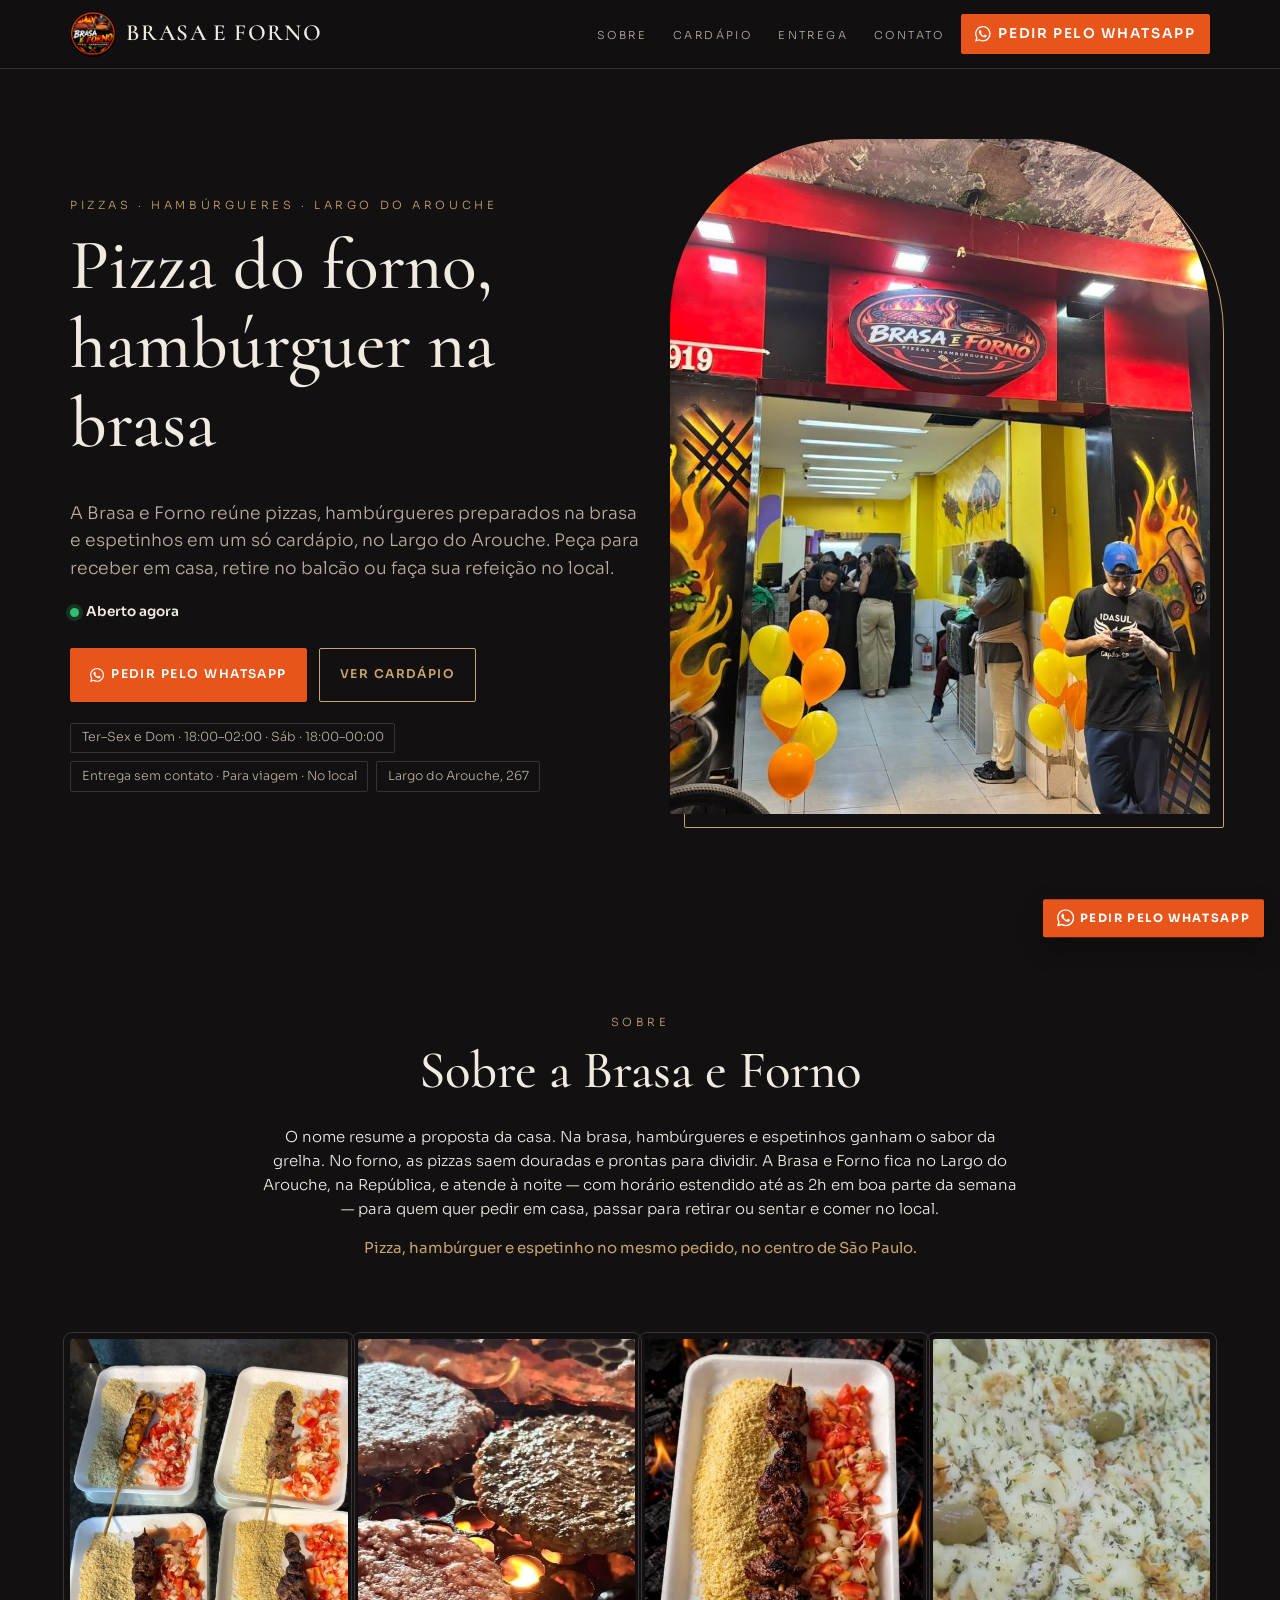
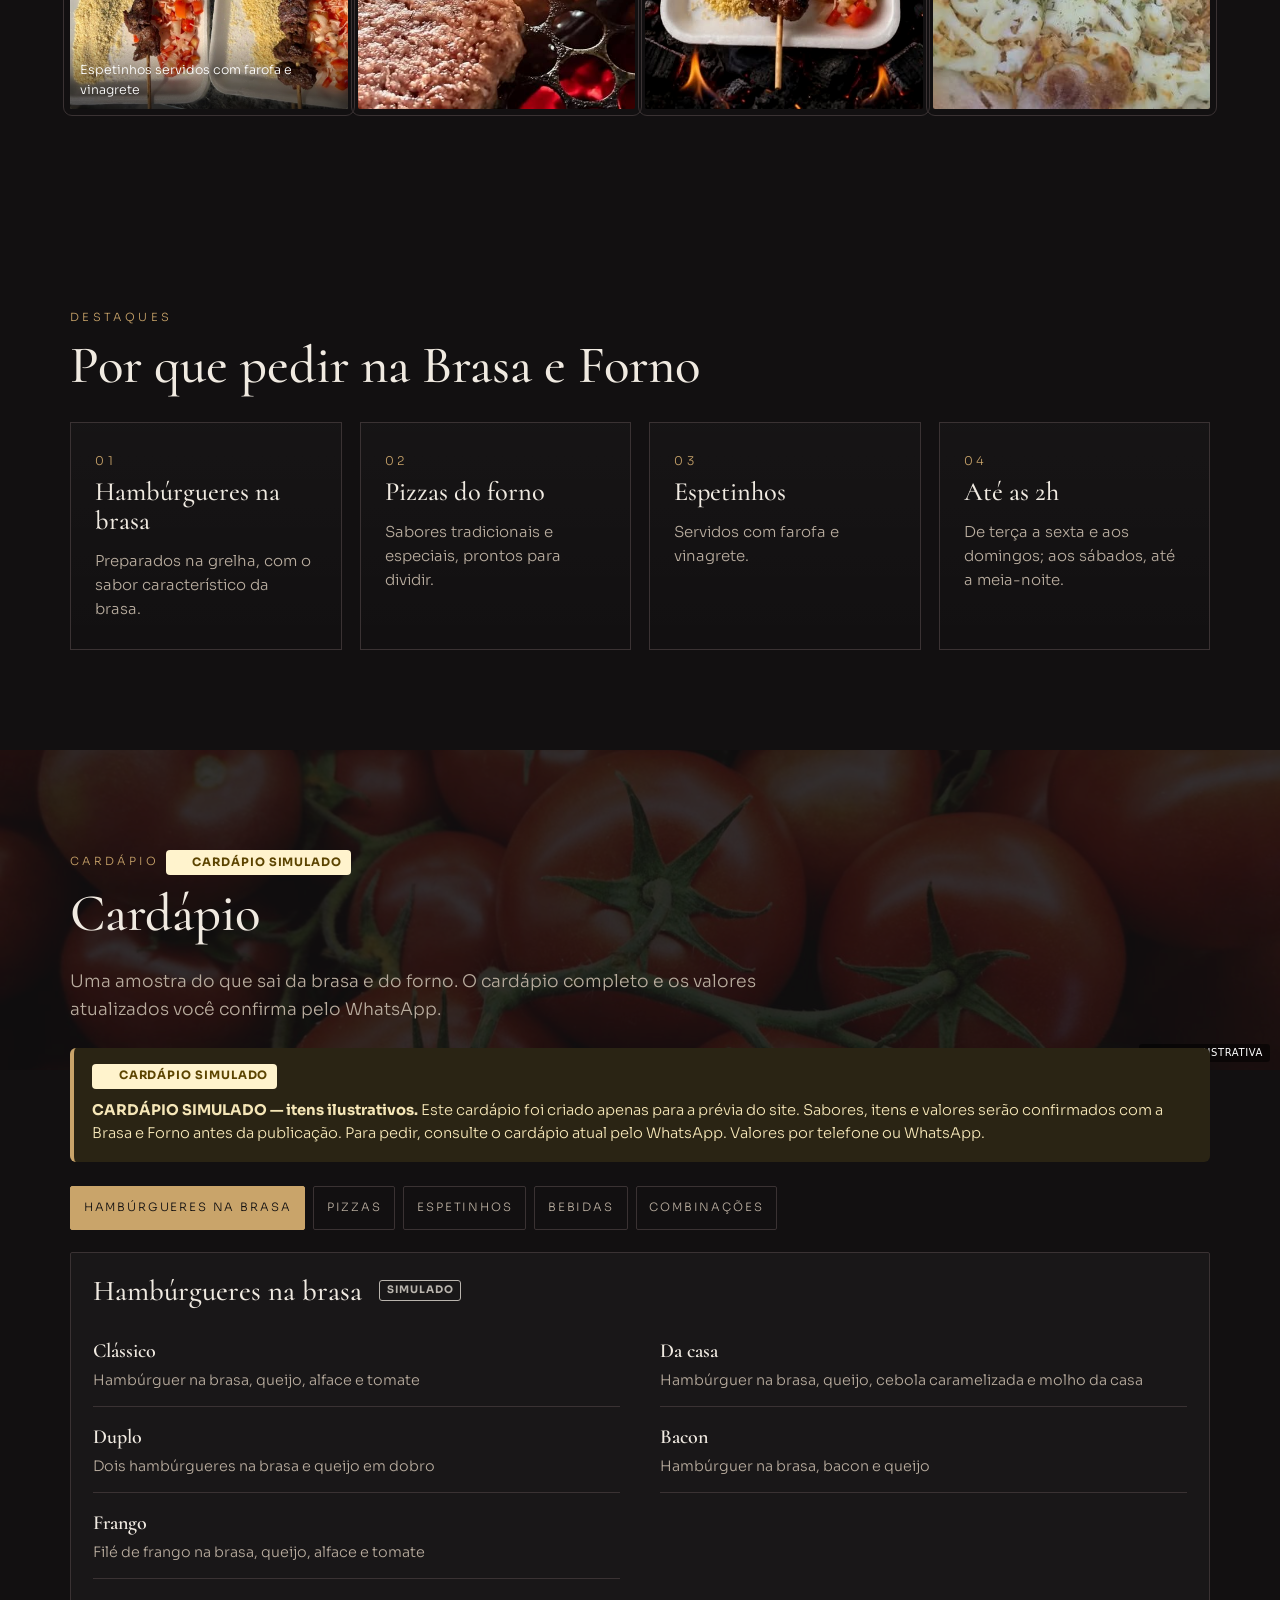
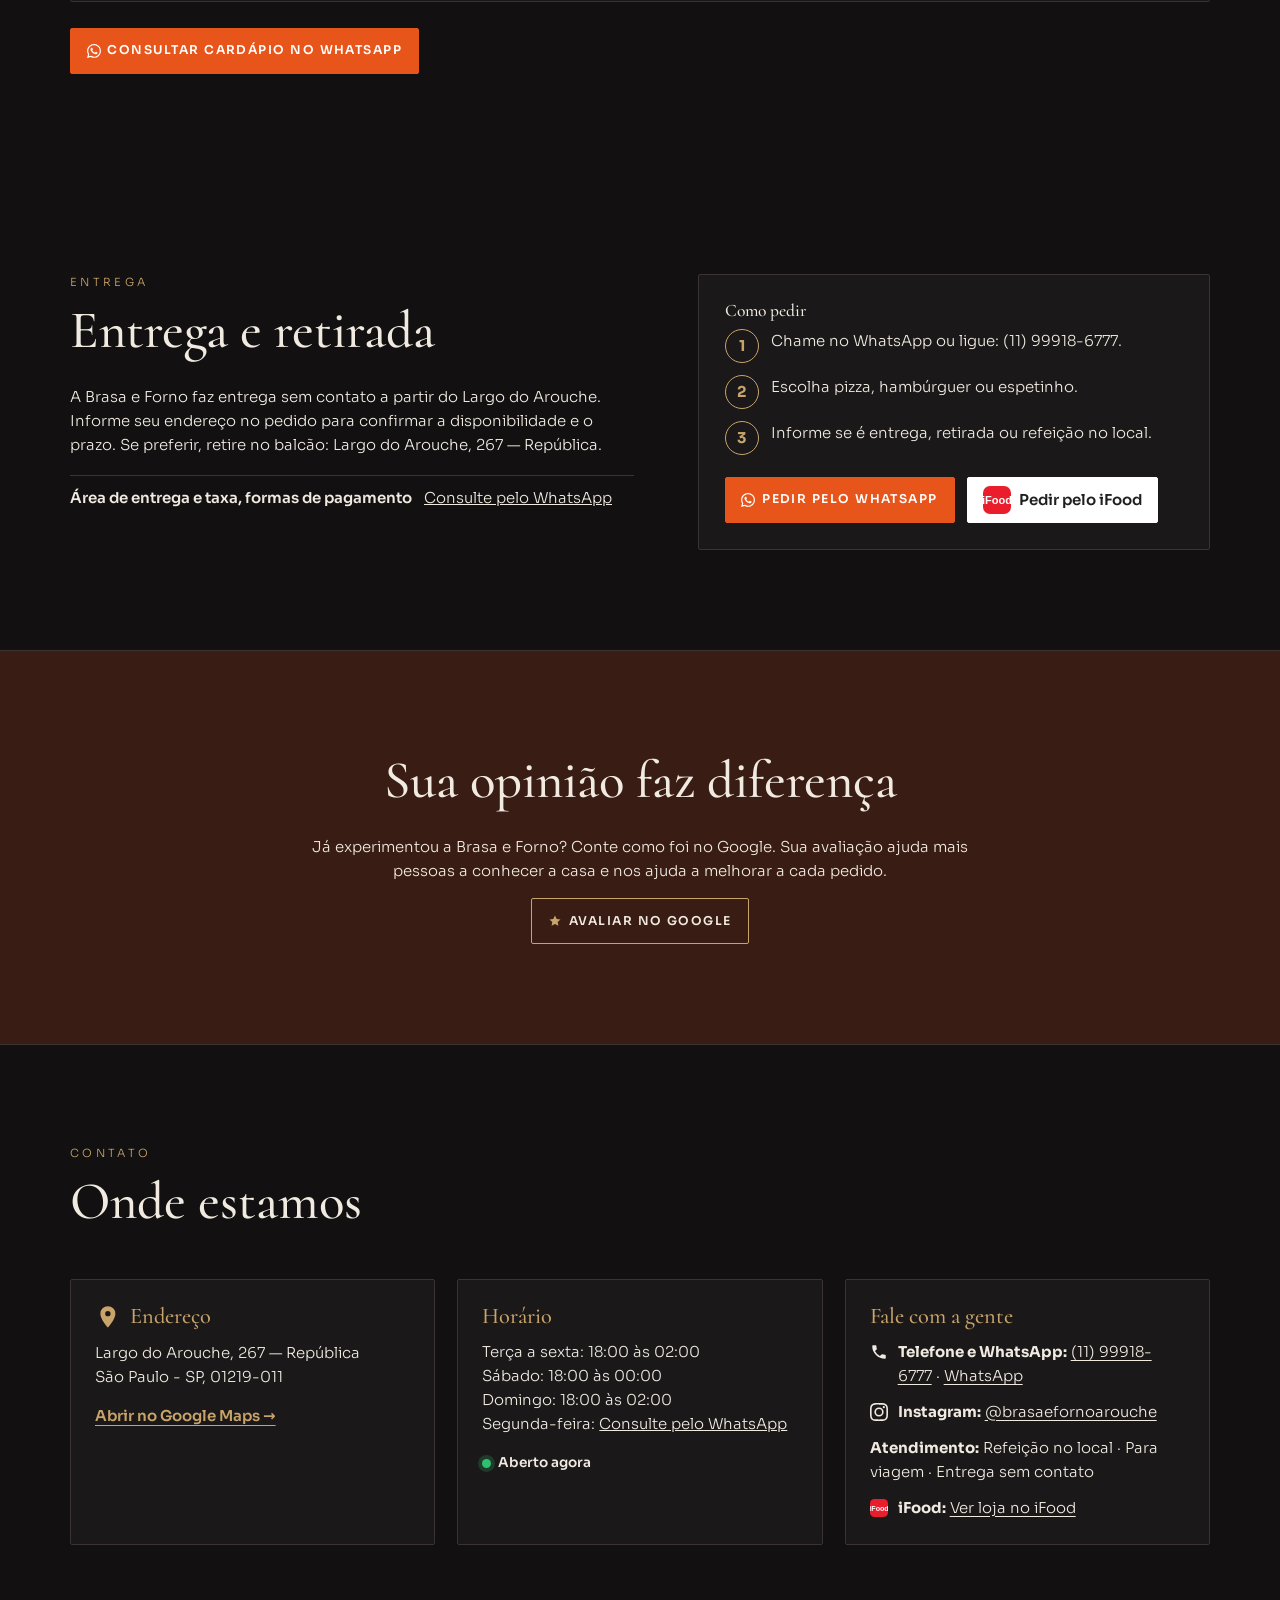
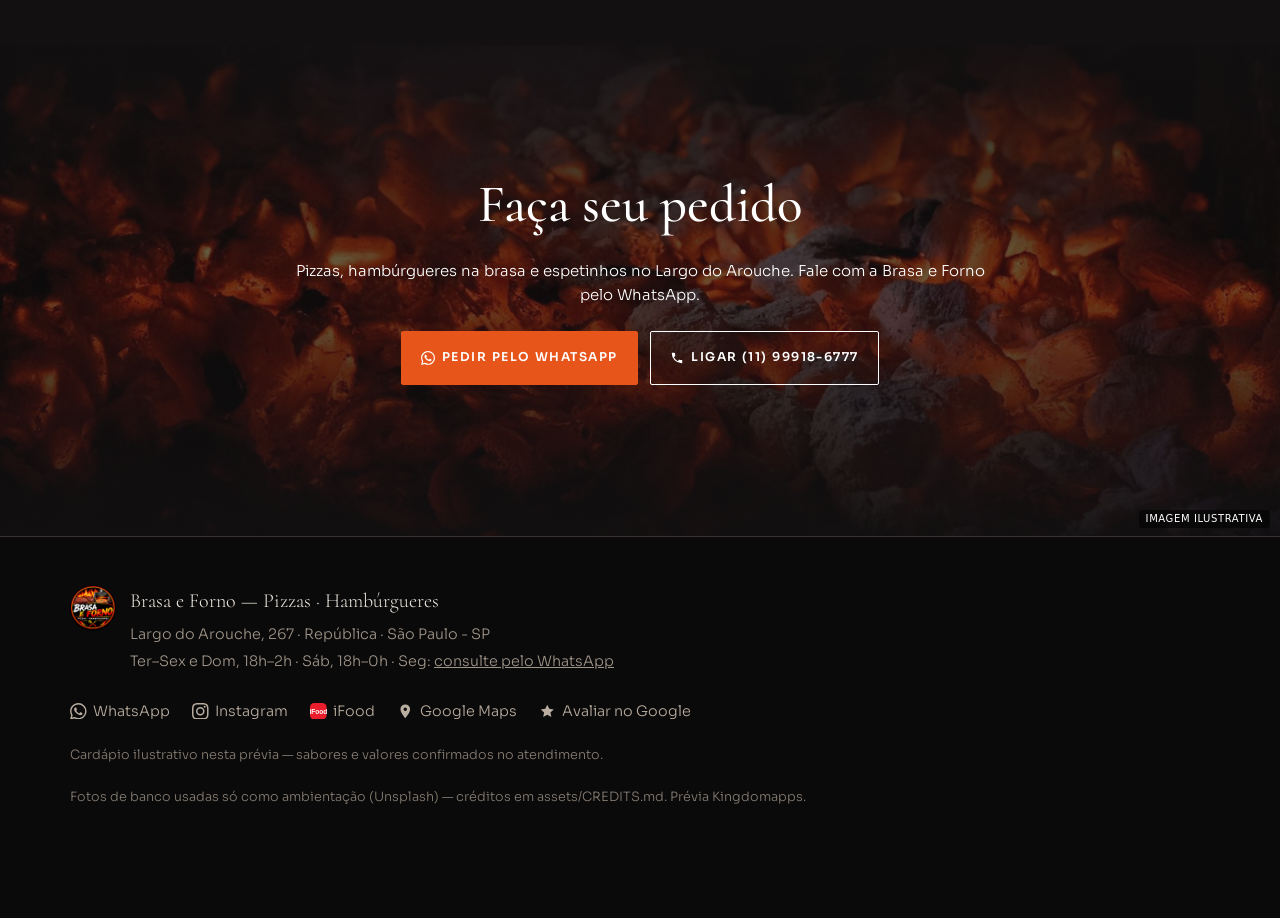
<file: v2/index.html>
<!DOCTYPE html>
<html lang="pt-BR">
<head>
<meta charset="UTF-8" />
<meta name="viewport" content="width=device-width, initial-scale=1" />
<meta name="robots" content="noindex, nofollow" />
<title>Brasa e Forno | Pizzas, hambúrgueres na brasa e espetinhos no Largo do Arouche</title>
<meta name="description" content="Pizzas, hambúrgueres na brasa e espetinhos no Largo do Arouche, República, centro de São Paulo. Entrega sem contato, retirada e refeição no local. Peça pelo WhatsApp." />
<meta name="theme-color" content="#120f0d" />
<link rel="preconnect" href="https://fonts.googleapis.com" />
<link rel="preconnect" href="https://fonts.gstatic.com" crossorigin />
<link rel="stylesheet" href="https://fonts.googleapis.com/css2?family=Cormorant:ital,wght@0,500;0,600;1,500&family=Sora:wght@300;400;600&display=swap" />
<link rel="stylesheet" href="../assets/base.css" />
<link rel="stylesheet" href="../assets/skin-b.css" />
<style>:root{--brand:#e8551b;--brand2:#f6b21b;--brand-ink:#120f0d}</style>
<!-- Google tag (gtag.js) -->
<script async src="https://www.googletagmanager.com/gtag/js?id=G-NJ030BJ0Z8"></script>
<script>
  window.dataLayer = window.dataLayer || [];
  function gtag(){dataLayer.push(arguments);}
  gtag('js', new Date());
  gtag('config', 'G-NJ030BJ0Z8');
</script>
<script>/* Kingdomapps GA4 eventos CTA */(function(){try{var ev=function(n,p){try{if(typeof gtag==='function')gtag('event',n,p);}catch(e){}};document.addEventListener('click',function(e){var a=e.target&&e.target.closest?e.target.closest('a[href]'):null;if(!a)return;var h=a.href||'',p={link_url:h};if(a.dataset&&a.dataset.plan)p.plan=a.dataset.plan;if(/wa\.me|api\.whatsapp\.com|whatsapp:/i.test(h))ev('click_whatsapp',p);else if(/ifood/i.test(h))ev('click_ifood',p);else if(/99app|99food|\/\/(www\.)?99\.|food\.99/i.test(h))ev('click_99',p);},true);document.addEventListener('submit',function(e){var f=e.target;ev('generate_lead',{form_id:(f&&(f.id||f.getAttribute('name')))||'form',page_location:location.href});},true);}catch(e){}})();</script>
</head>
<body class="skin-b" data-hours='{"0": [[18, 24]], "1": [[0, 2]], "2": [[18, 24]], "3": [[0, 2], [18, 24]], "4": [[0, 2], [18, 24]], "5": [[0, 2], [18, 24]], "6": [[0, 2], [18, 24]]}' data-hours-unknown='["1"]'>
<!-- Kingdomapps · base institucional única · skin B (Noite premium) · copy: copy.md -->
<a class="skip" href="#conteudo">Pular para o conteúdo</a>
<header class="site-header" id="header">
  <div class="wrap header-inner">
    <a class="brand" href="#topo" aria-label="Brasa e Forno — início"><img class="brand-logo" src="../assets/img/logo.jpg" width="400" height="400" alt="Logotipo Brasa e Forno — Pizzas e Hambúrgueres" /><span class="brand-word">Brasa e Forno</span></a>
    <nav class="site-nav" id="site-nav" aria-label="Principal">
      <ul><li><a href="#sobre">Sobre</a></li><li><a href="#cardapio">Cardápio</a></li><li><a href="#entrega">Entrega</a></li><li><a href="#contato">Contato</a></li></ul>
    </nav>
    <a class="btn btn-wa btn-sm header-cta" href="https://wa.me/5511999186777?text=Ol%C3%A1%21%20Vim%20pelo%20site%20e%20gostaria%20de%20fazer%20um%20pedido." target="_blank" rel="noopener"><svg viewBox="0 0 24 24" aria-hidden="true" focusable="false"><path fill="currentColor" d="M17.47 14.38c-.3-.15-1.76-.87-2.03-.97-.27-.1-.47-.15-.67.15-.2.3-.77.97-.94 1.16-.17.2-.35.22-.64.07-.3-.15-1.26-.46-2.39-1.47-.88-.79-1.48-1.76-1.65-2.06-.17-.3-.02-.46.13-.6.13-.14.3-.35.45-.52.15-.17.2-.3.3-.5.1-.2.05-.37-.03-.52-.07-.15-.67-1.61-.92-2.2-.24-.58-.49-.5-.67-.51h-.57c-.2 0-.52.07-.8.37-.27.3-1.04 1.02-1.04 2.48s1.07 2.88 1.21 3.07c.15.2 2.1 3.2 5.08 4.49.71.31 1.26.49 1.7.63.71.22 1.36.19 1.87.12.57-.09 1.76-.72 2-1.41.25-.7.25-1.29.18-1.41-.08-.13-.27-.2-.57-.35zM12.05 21.78a9.87 9.87 0 0 1-5.03-1.38l-.36-.21-3.74.98 1-3.65-.24-.37a9.86 9.86 0 0 1-1.51-5.26c0-5.45 4.44-9.88 9.89-9.88 2.64 0 5.12 1.03 6.99 2.9a9.83 9.83 0 0 1 2.89 6.99c0 5.45-4.44 9.88-9.89 9.88zm8.41-18.3A11.82 11.82 0 0 0 12.05 0C5.5 0 .16 5.34.16 11.89c0 2.1.55 4.14 1.59 5.95L.06 24l6.3-1.65a11.88 11.88 0 0 0 5.69 1.45c6.55 0 11.89-5.34 11.89-11.89 0-3.18-1.24-6.17-3.48-8.41z"/></svg><span>Pedir pelo WhatsApp</span></a>
    <button class="nav-toggle" type="button" aria-expanded="false" aria-controls="site-nav"><span class="sr-only">Abrir menu</span><span class="bars" aria-hidden="true"></span></button>
  </div>
</header>
<main id="conteudo">
<section class="hero" id="topo" aria-labelledby="hero-title">
  <figure class="hero-media"><img src="../assets/img/fotos-foto-1.jpg" width="900" height="1200" alt="Fachada da Brasa e Forno no Largo do Arouche" fetchpriority="high" /></figure>
  <div class="wrap hero-inner">
    <div class="hero-copy">
      <p class="eyebrow">Pizzas · Hambúrgueres · Largo do Arouche</p>
      <h1 id="hero-title">Pizza do forno, hambúrguer na brasa</h1>
      <p class="lead">A Brasa e Forno reúne pizzas, hambúrgueres preparados na brasa e espetinhos em um só cardápio, no Largo do Arouche. Peça para receber em casa, retire no balcão ou faça sua refeição no local.</p>
      <p class="open-badge" data-open-badge hidden></p>
      <div class="hero-ctas">
        <a class="btn btn-wa btn-lg" href="https://wa.me/5511999186777?text=Ol%C3%A1%21%20Vim%20pelo%20site%20e%20gostaria%20de%20fazer%20um%20pedido." target="_blank" rel="noopener"><svg viewBox="0 0 24 24" aria-hidden="true" focusable="false"><path fill="currentColor" d="M17.47 14.38c-.3-.15-1.76-.87-2.03-.97-.27-.1-.47-.15-.67.15-.2.3-.77.97-.94 1.16-.17.2-.35.22-.64.07-.3-.15-1.26-.46-2.39-1.47-.88-.79-1.48-1.76-1.65-2.06-.17-.3-.02-.46.13-.6.13-.14.3-.35.45-.52.15-.17.2-.3.3-.5.1-.2.05-.37-.03-.52-.07-.15-.67-1.61-.92-2.2-.24-.58-.49-.5-.67-.51h-.57c-.2 0-.52.07-.8.37-.27.3-1.04 1.02-1.04 2.48s1.07 2.88 1.21 3.07c.15.2 2.1 3.2 5.08 4.49.71.31 1.26.49 1.7.63.71.22 1.36.19 1.87.12.57-.09 1.76-.72 2-1.41.25-.7.25-1.29.18-1.41-.08-.13-.27-.2-.57-.35zM12.05 21.78a9.87 9.87 0 0 1-5.03-1.38l-.36-.21-3.74.98 1-3.65-.24-.37a9.86 9.86 0 0 1-1.51-5.26c0-5.45 4.44-9.88 9.89-9.88 2.64 0 5.12 1.03 6.99 2.9a9.83 9.83 0 0 1 2.89 6.99c0 5.45-4.44 9.88-9.89 9.88zm8.41-18.3A11.82 11.82 0 0 0 12.05 0C5.5 0 .16 5.34.16 11.89c0 2.1.55 4.14 1.59 5.95L.06 24l6.3-1.65a11.88 11.88 0 0 0 5.69 1.45c6.55 0 11.89-5.34 11.89-11.89 0-3.18-1.24-6.17-3.48-8.41z"/></svg><span>Pedir pelo WhatsApp</span></a>
        <a class="btn btn-ghost btn-lg" href="#cardapio">Ver cardápio</a>
      </div>
      <ul class="chips"><li>Ter–Sex e Dom · 18:00–02:00 · Sáb · 18:00–00:00</li><li>Entrega sem contato · Para viagem · No local</li><li>Largo do Arouche, 267</li></ul>
    </div>
  </div>
</section>
<section class="sec sobre" id="sobre" aria-labelledby="sobre-title">
  <div class="wrap sobre-grid">
    <div class="sobre-copy">
      <p class="kicker">Sobre</p>
      <h2 id="sobre-title">Sobre a Brasa e Forno</h2>
      <p>O nome resume a proposta da casa. Na brasa, hambúrgueres e espetinhos ganham o sabor da grelha. No forno, as pizzas saem douradas e prontas para dividir. A Brasa e Forno fica no Largo do Arouche, na República, e atende à noite — com horário estendido até as 2h em boa parte da semana — para quem quer pedir em casa, passar para retirar ou sentar e comer no local.</p>
      <p class="apoio">Pizza, hambúrguer e espetinho no mesmo pedido, no centro de São Paulo.</p>
    </div>
    <div class="gallery" aria-label="Fotos de Brasa e Forno"><figure class="g-item g-1"><img src="../assets/img/fotos-foto-4.jpg" width="1076" height="1200" alt="Espetinhos servidos com farofa e vinagrete" loading="lazy" decoding="async" /><figcaption>Espetinhos servidos com farofa e vinagrete</figcaption></figure><figure class="g-item g-2"><img src="../assets/img/fotos-foto-ig-3.jpg" width="480" height="640" alt="Hambúrgueres na grelha (foto do Instagram @brasaefornoarouche)" loading="lazy" decoding="async" /></figure><figure class="g-item g-3"><img src="../assets/img/fotos-foto-ig-2.jpg" width="480" height="640" alt="Espetinho com farofa e vinagrete (foto do Instagram @brasaefornoarouche)" loading="lazy" decoding="async" /></figure><figure class="g-item g-4"><img src="../assets/img/fotos-foto-ig-1.jpg" width="640" height="482" alt="Pizza da Brasa e Forno (foto do Instagram @brasaefornoarouche)" loading="lazy" decoding="async" /></figure></div>
  </div>
</section>
<section class="sec destaques" id="destaques" aria-labelledby="dest-title">
  <div class="wrap">
    <p class="kicker">Destaques</p>
    <h2 id="dest-title">Por que pedir na Brasa e Forno</h2>
    <ul class="feats"><li class="feat"><span class="feat-n" aria-hidden="true">01</span><h3>Hambúrgueres na brasa</h3><p>Preparados na grelha, com o sabor característico da brasa.</p></li><li class="feat"><span class="feat-n" aria-hidden="true">02</span><h3>Pizzas do forno</h3><p>Sabores tradicionais e especiais, prontos para dividir.</p></li><li class="feat"><span class="feat-n" aria-hidden="true">03</span><h3>Espetinhos</h3><p>Servidos com farofa e vinagrete.</p></li><li class="feat"><span class="feat-n" aria-hidden="true">04</span><h3>Até as 2h</h3><p>De terça a sexta e aos domingos; aos sábados, até a meia-noite.</p></li></ul>
  </div>
</section>
<section class="sec cardapio" id="cardapio" aria-labelledby="menu-title">
  <div class="amb amb-menu" style="--amb:url('../assets/img/ambiente-tomatoes-wood.jpg')" aria-hidden="true"><span class="amb-tag">Imagem ilustrativa</span></div>
  <div class="wrap">
    <div class="menu-head">
      <p class="kicker">Cardápio <span class="sim-badge">Cardápio simulado</span></p>
      <h2 id="menu-title">Cardápio</h2>
      <p class="lead">Uma amostra do que sai da brasa e do forno. O cardápio completo e os valores atualizados você confirma pelo WhatsApp.</p>
    </div>
    <div class="sim-notice" role="note"><span class="sim-badge">Cardápio simulado</span><p><strong>CARDÁPIO SIMULADO — itens ilustrativos.</strong> Este cardápio foi criado apenas para a prévia do site. Sabores, itens e valores serão confirmados com a Brasa e Forno antes da publicação. Para pedir, consulte o cardápio atual pelo WhatsApp. Valores por telefone ou WhatsApp.</p></div>
    <div class="menu-tabs" role="tablist" aria-label="Categorias do cardápio"><button type="button" role="tab" id="tab-0" aria-controls="menu-0" aria-selected="true">Hambúrgueres na brasa</button><button type="button" role="tab" id="tab-1" aria-controls="menu-1" aria-selected="false" tabindex="-1">Pizzas</button><button type="button" role="tab" id="tab-2" aria-controls="menu-2" aria-selected="false" tabindex="-1">Espetinhos</button><button type="button" role="tab" id="tab-3" aria-controls="menu-3" aria-selected="false" tabindex="-1">Bebidas</button><button type="button" role="tab" id="tab-4" aria-controls="menu-4" aria-selected="false" tabindex="-1">Combinações</button></div>
    <div class="menu-panel" role="tabpanel" id="menu-0" aria-labelledby="tab-0" tabindex="0"><h3 class="menu-cat">Hambúrgueres na brasa <span class="sim-tag">Simulado</span></h3><ul class="menu-list"><li class="mi"><span class="mi-name">Clássico</span><span class="mi-desc">Hambúrguer na brasa, queijo, alface e tomate</span></li><li class="mi"><span class="mi-name">Da casa</span><span class="mi-desc">Hambúrguer na brasa, queijo, cebola caramelizada e molho da casa</span></li><li class="mi"><span class="mi-name">Duplo</span><span class="mi-desc">Dois hambúrgueres na brasa e queijo em dobro</span></li><li class="mi"><span class="mi-name">Bacon</span><span class="mi-desc">Hambúrguer na brasa, bacon e queijo</span></li><li class="mi"><span class="mi-name">Frango</span><span class="mi-desc">Filé de frango na brasa, queijo, alface e tomate</span></li></ul></div><div class="menu-panel" role="tabpanel" id="menu-1" aria-labelledby="tab-1" tabindex="0" hidden><h3 class="menu-cat">Pizzas — tamanho grande <span class="sim-tag">Simulado</span></h3><ul class="menu-list"><li class="mi"><span class="mi-name">Mussarela</span><span class="mi-desc">Molho de tomate, mussarela e orégano</span></li><li class="mi"><span class="mi-name">Calabresa</span><span class="mi-desc">Calabresa fatiada, cebola e azeitona</span></li><li class="mi"><span class="mi-name">Marguerita</span><span class="mi-desc">Mussarela, tomate e manjericão</span></li><li class="mi"><span class="mi-name">Napolitana</span><span class="mi-desc">Mussarela, tomate e parmesão</span></li><li class="mi"><span class="mi-name">Frango com catupiry</span><span class="mi-desc">Frango desfiado e catupiry</span></li><li class="mi"><span class="mi-name">Calabresa especial</span><span class="mi-desc">Calabresa, catupiry e cebola</span></li></ul></div><div class="menu-panel" role="tabpanel" id="menu-2" aria-labelledby="tab-2" tabindex="0" hidden><h3 class="menu-cat">Espetinhos — unidade, com farofa e vinagrete <span class="sim-tag">Simulado</span></h3><ul class="menu-list"><li class="mi"><span class="mi-name">Carne</span></li><li class="mi"><span class="mi-name">Frango</span></li><li class="mi"><span class="mi-name">Linguiça</span></li><li class="mi"><span class="mi-name">Queijo coalho</span></li></ul></div><div class="menu-panel" role="tabpanel" id="menu-3" aria-labelledby="tab-3" tabindex="0" hidden><h3 class="menu-cat">Bebidas <span class="sim-tag">Simulado</span></h3><p class="menu-note">Refrigerantes, sucos e água — consulte as opções disponíveis.</p></div><div class="menu-panel" role="tabpanel" id="menu-4" aria-labelledby="tab-4" tabindex="0" hidden><h3 class="menu-cat">Combinações <span class="sim-tag">Simulado</span></h3><ul class="menu-list"><li class="mi"><span class="mi-name">1 pizza grande + refrigerante 2 L</span></li><li class="mi"><span class="mi-name">2 hambúrgueres + 2 refrigerantes lata</span></li><li class="mi"><span class="mi-name">4 espetinhos com farofa e vinagrete</span></li></ul></div>
    <div class="menu-cta"><a class="btn btn-wa" href="https://wa.me/5511999186777?text=Ol%C3%A1%21%20Vim%20pelo%20site%20e%20gostaria%20de%20fazer%20um%20pedido." target="_blank" rel="noopener"><svg viewBox="0 0 24 24" aria-hidden="true" focusable="false"><path fill="currentColor" d="M17.47 14.38c-.3-.15-1.76-.87-2.03-.97-.27-.1-.47-.15-.67.15-.2.3-.77.97-.94 1.16-.17.2-.35.22-.64.07-.3-.15-1.26-.46-2.39-1.47-.88-.79-1.48-1.76-1.65-2.06-.17-.3-.02-.46.13-.6.13-.14.3-.35.45-.52.15-.17.2-.3.3-.5.1-.2.05-.37-.03-.52-.07-.15-.67-1.61-.92-2.2-.24-.58-.49-.5-.67-.51h-.57c-.2 0-.52.07-.8.37-.27.3-1.04 1.02-1.04 2.48s1.07 2.88 1.21 3.07c.15.2 2.1 3.2 5.08 4.49.71.31 1.26.49 1.7.63.71.22 1.36.19 1.87.12.57-.09 1.76-.72 2-1.41.25-.7.25-1.29.18-1.41-.08-.13-.27-.2-.57-.35zM12.05 21.78a9.87 9.87 0 0 1-5.03-1.38l-.36-.21-3.74.98 1-3.65-.24-.37a9.86 9.86 0 0 1-1.51-5.26c0-5.45 4.44-9.88 9.89-9.88 2.64 0 5.12 1.03 6.99 2.9a9.83 9.83 0 0 1 2.89 6.99c0 5.45-4.44 9.88-9.89 9.88zm8.41-18.3A11.82 11.82 0 0 0 12.05 0C5.5 0 .16 5.34.16 11.89c0 2.1.55 4.14 1.59 5.95L.06 24l6.3-1.65a11.88 11.88 0 0 0 5.69 1.45c6.55 0 11.89-5.34 11.89-11.89 0-3.18-1.24-6.17-3.48-8.41z"/></svg><span>Consultar cardápio no WhatsApp</span></a></div>
  </div>
</section>
<section class="sec entrega" id="entrega" aria-labelledby="ent-title">
  <div class="wrap entrega-grid">
    <div>
      <p class="kicker">Entrega</p>
      <h2 id="ent-title">Entrega e retirada</h2>
      <p>A Brasa e Forno faz entrega sem contato a partir do Largo do Arouche. Informe seu endereço no pedido para confirmar a disponibilidade e o prazo. Se preferir, retire no balcão: Largo do Arouche, 267 — República.</p>
      <dl class="kv"><div><dt>Área de entrega e taxa, formas de pagamento</dt><dd><a href="https://wa.me/5511999186777?text=Ol%C3%A1%21%20Vim%20pelo%20site%20e%20gostaria%20de%20fazer%20um%20pedido." target="_blank" rel="noopener">Consulte pelo WhatsApp</a></dd></div></dl>
    </div>
    <div class="steps-box">
      <h3>Como pedir</h3><ol class="steps"><li>Chame no WhatsApp ou ligue: (11) 99918-6777.</li><li>Escolha pizza, hambúrguer ou espetinho.</li><li>Informe se é entrega, retirada ou refeição no local.</li></ol>
      <div class="order-links"><a class="btn btn-wa" href="https://wa.me/5511999186777?text=Ol%C3%A1%21%20Vim%20pelo%20site%20e%20gostaria%20de%20fazer%20um%20pedido." target="_blank" rel="noopener"><svg viewBox="0 0 24 24" aria-hidden="true" focusable="false"><path fill="currentColor" d="M17.47 14.38c-.3-.15-1.76-.87-2.03-.97-.27-.1-.47-.15-.67.15-.2.3-.77.97-.94 1.16-.17.2-.35.22-.64.07-.3-.15-1.26-.46-2.39-1.47-.88-.79-1.48-1.76-1.65-2.06-.17-.3-.02-.46.13-.6.13-.14.3-.35.45-.52.15-.17.2-.3.3-.5.1-.2.05-.37-.03-.52-.07-.15-.67-1.61-.92-2.2-.24-.58-.49-.5-.67-.51h-.57c-.2 0-.52.07-.8.37-.27.3-1.04 1.02-1.04 2.48s1.07 2.88 1.21 3.07c.15.2 2.1 3.2 5.08 4.49.71.31 1.26.49 1.7.63.71.22 1.36.19 1.87.12.57-.09 1.76-.72 2-1.41.25-.7.25-1.29.18-1.41-.08-.13-.27-.2-.57-.35zM12.05 21.78a9.87 9.87 0 0 1-5.03-1.38l-.36-.21-3.74.98 1-3.65-.24-.37a9.86 9.86 0 0 1-1.51-5.26c0-5.45 4.44-9.88 9.89-9.88 2.64 0 5.12 1.03 6.99 2.9a9.83 9.83 0 0 1 2.89 6.99c0 5.45-4.44 9.88-9.89 9.88zm8.41-18.3A11.82 11.82 0 0 0 12.05 0C5.5 0 .16 5.34.16 11.89c0 2.1.55 4.14 1.59 5.95L.06 24l6.3-1.65a11.88 11.88 0 0 0 5.69 1.45c6.55 0 11.89-5.34 11.89-11.89 0-3.18-1.24-6.17-3.48-8.41z"/></svg><span>Pedir pelo WhatsApp</span></a><a class="app-link app-ifood" href="https://www.ifood.com.br/delivery/sao-paulo-sp/brasa-e-forno-republica/0ce4aee6-f531-4283-a553-0ae980c94f43" target="_blank" rel="noopener"><svg viewBox="0 0 24 24" aria-hidden="true" focusable="false"><rect width="24" height="24" rx="6" fill="#ea1d2c"/><text x="12" y="15.6" text-anchor="middle" font-family="Arial,Helvetica,sans-serif" font-weight="700" font-size="9.5" fill="#fff">iFood</text></svg><span>Pedir pelo iFood</span></a></div>
    </div>
  </div>
</section>
<section class="sec avaliar review-band" id="avaliar" aria-labelledby="av-title">
  <div class="wrap avaliar-inner">
    
    <h2 id="av-title">Sua opinião faz diferença</h2>
    <p>Já experimentou a Brasa e Forno? Conte como foi no Google. Sua avaliação ajuda mais pessoas a conhecer a casa e nos ajuda a melhorar a cada pedido.</p>
    <a class="btn btn-review" href="https://search.google.com/local/writereview?placeid=ChIJPcMGAyxZzpQRV-bIMxV3Hk4" target="_blank" rel="noopener"><svg viewBox="0 0 24 24" aria-hidden="true" focusable="false"><path fill="currentColor" d="M12 2.5l2.9 6 6.6.8-4.9 4.5 1.3 6.5L12 17.1l-5.9 3.2 1.3-6.5L2.5 9.3l6.6-.8z"/></svg><span>Avaliar no Google</span></a>
  </div>
</section>
<section class="sec contato" id="contato" aria-labelledby="ct-title">
  <div class="wrap contato-grid">
    <div class="ct-head">
      <p class="kicker">Contato</p>
      <h2 id="ct-title">Onde estamos</h2>
      
    </div>
    <div class="ct-card">
      <h3><svg viewBox="0 0 24 24" aria-hidden="true" focusable="false"><path fill="currentColor" d="M12 2a7 7 0 0 0-7 7c0 5.25 7 13 7 13s7-7.75 7-13a7 7 0 0 0-7-7zm0 9.5a2.5 2.5 0 1 1 0-5 2.5 2.5 0 0 1 0 5z"/></svg><span>Endereço</span></h3>
      <p>Largo do Arouche, 267 — República<br />São Paulo - SP, 01219-011</p>
      <a class="text-link" href="https://www.google.com/maps/place/Brasa+e+Forno/data=!4m7!3m6!1s0x94ce592c0306c33d:0x4e1e771533c8e657!8m2!3d-23.541905!4d-46.646766!16s%2Fg%2F11zxx4s3mh" target="_blank" rel="noopener">Abrir no Google Maps →</a>
    </div>
    <div class="ct-card">
      <h3>Horário</h3>
      <p>Terça a sexta: 18:00 às 02:00<br />Sábado: 18:00 às 00:00<br />Domingo: 18:00 às 02:00<br />Segunda-feira: <a href="https://wa.me/5511999186777?text=Ol%C3%A1%21%20Vim%20pelo%20site%20e%20gostaria%20de%20fazer%20um%20pedido." target="_blank" rel="noopener">Consulte pelo WhatsApp</a></p>
      <p class="open-badge" data-open-badge hidden></p>
    </div>
    <div class="ct-card">
      <h3>Fale com a gente</h3>
      <ul class="ct-list"><li><svg viewBox="0 0 24 24" aria-hidden="true" focusable="false"><path fill="currentColor" d="M6.6 10.8a15.1 15.1 0 0 0 6.6 6.6l2.2-2.2a1 1 0 0 1 1-.25 11.4 11.4 0 0 0 3.6.57 1 1 0 0 1 1 1V20a1 1 0 0 1-1 1A17 17 0 0 1 3 4a1 1 0 0 1 1-1h3.5a1 1 0 0 1 1 1c0 1.25.2 2.45.57 3.57a1 1 0 0 1-.25 1z"/></svg><span><strong>Telefone e WhatsApp:</strong> <a href="tel:+5511999186777">(11) 99918-6777</a> · <a href="https://wa.me/5511999186777?text=Ol%C3%A1%21%20Vim%20pelo%20site%20e%20gostaria%20de%20fazer%20um%20pedido." target="_blank" rel="noopener">WhatsApp</a></span></li><li><svg viewBox="0 0 24 24" aria-hidden="true" focusable="false"><path fill="currentColor" d="M12 2.2c3.2 0 3.58.01 4.85.07 3.25.15 4.77 1.69 4.92 4.92.06 1.27.07 1.65.07 4.85s-.01 3.58-.07 4.85c-.15 3.23-1.66 4.77-4.92 4.92-1.27.06-1.65.07-4.85.07s-3.58-.01-4.85-.07c-3.26-.15-4.77-1.7-4.92-4.92C2.17 15.58 2.16 15.2 2.16 12s.01-3.58.07-4.85C2.38 3.92 3.9 2.38 7.15 2.23 8.42 2.17 8.8 2.16 12 2.16zM12 0C8.74 0 8.33.01 7.05.07 2.7.27.27 2.69.07 7.05.01 8.33 0 8.74 0 12s.01 3.67.07 4.95c.2 4.36 2.62 6.78 6.98 6.98C8.33 23.99 8.74 24 12 24s3.67-.01 4.95-.07c4.35-.2 6.78-2.62 6.98-6.98.06-1.28.07-1.69.07-4.95s-.01-3.67-.07-4.95c-.2-4.35-2.62-6.78-6.98-6.98C15.67.01 15.26 0 12 0zm0 5.84a6.16 6.16 0 1 0 0 12.32 6.16 6.16 0 0 0 0-12.32zM12 16a4 4 0 1 1 0-8 4 4 0 0 1 0 8zm6.4-11.85a1.44 1.44 0 1 0 0 2.88 1.44 1.44 0 0 0 0-2.88z"/></svg><span><strong>Instagram:</strong> <a href="https://instagram.com/brasaefornoarouche" target="_blank" rel="noopener">@brasaefornoarouche</a></span></li><li class="atend"><span><strong>Atendimento:</strong> Refeição no local · Para viagem · Entrega sem contato</span></li><li><svg viewBox="0 0 24 24" aria-hidden="true" focusable="false"><rect width="24" height="24" rx="6" fill="#ea1d2c"/><text x="12" y="15.6" text-anchor="middle" font-family="Arial,Helvetica,sans-serif" font-weight="700" font-size="9.5" fill="#fff">iFood</text></svg><span><strong>iFood:</strong> <a href="https://www.ifood.com.br/delivery/sao-paulo-sp/brasa-e-forno-republica/0ce4aee6-f531-4283-a553-0ae980c94f43" target="_blank" rel="noopener">Ver loja no iFood</a></span></li></ul>
    </div>
  </div>
</section>
<section class="sec cta-final cta-band" id="cta-final" aria-labelledby="cta-title">
  <div class="amb amb-cta" style="--amb:url('../assets/img/ambiente-embers.jpg')" aria-hidden="true"><span class="amb-tag">Imagem ilustrativa</span></div>
  <div class="wrap cta-inner">
    <h2 id="cta-title">Faça seu pedido</h2>
    <p>Pizzas, hambúrgueres na brasa e espetinhos no Largo do Arouche. Fale com a Brasa e Forno pelo WhatsApp.</p>
    <div class="hero-ctas"><a class="btn btn-wa btn-lg" href="https://wa.me/5511999186777?text=Ol%C3%A1%21%20Vim%20pelo%20site%20e%20gostaria%20de%20fazer%20um%20pedido." target="_blank" rel="noopener"><svg viewBox="0 0 24 24" aria-hidden="true" focusable="false"><path fill="currentColor" d="M17.47 14.38c-.3-.15-1.76-.87-2.03-.97-.27-.1-.47-.15-.67.15-.2.3-.77.97-.94 1.16-.17.2-.35.22-.64.07-.3-.15-1.26-.46-2.39-1.47-.88-.79-1.48-1.76-1.65-2.06-.17-.3-.02-.46.13-.6.13-.14.3-.35.45-.52.15-.17.2-.3.3-.5.1-.2.05-.37-.03-.52-.07-.15-.67-1.61-.92-2.2-.24-.58-.49-.5-.67-.51h-.57c-.2 0-.52.07-.8.37-.27.3-1.04 1.02-1.04 2.48s1.07 2.88 1.21 3.07c.15.2 2.1 3.2 5.08 4.49.71.31 1.26.49 1.7.63.71.22 1.36.19 1.87.12.57-.09 1.76-.72 2-1.41.25-.7.25-1.29.18-1.41-.08-.13-.27-.2-.57-.35zM12.05 21.78a9.87 9.87 0 0 1-5.03-1.38l-.36-.21-3.74.98 1-3.65-.24-.37a9.86 9.86 0 0 1-1.51-5.26c0-5.45 4.44-9.88 9.89-9.88 2.64 0 5.12 1.03 6.99 2.9a9.83 9.83 0 0 1 2.89 6.99c0 5.45-4.44 9.88-9.89 9.88zm8.41-18.3A11.82 11.82 0 0 0 12.05 0C5.5 0 .16 5.34.16 11.89c0 2.1.55 4.14 1.59 5.95L.06 24l6.3-1.65a11.88 11.88 0 0 0 5.69 1.45c6.55 0 11.89-5.34 11.89-11.89 0-3.18-1.24-6.17-3.48-8.41z"/></svg><span>Pedir pelo WhatsApp</span></a><a class="btn btn-ghost btn-lg" href="tel:+5511999186777"><svg viewBox="0 0 24 24" aria-hidden="true" focusable="false"><path fill="currentColor" d="M6.6 10.8a15.1 15.1 0 0 0 6.6 6.6l2.2-2.2a1 1 0 0 1 1-.25 11.4 11.4 0 0 0 3.6.57 1 1 0 0 1 1 1V20a1 1 0 0 1-1 1A17 17 0 0 1 3 4a1 1 0 0 1 1-1h3.5a1 1 0 0 1 1 1c0 1.25.2 2.45.57 3.57a1 1 0 0 1-.25 1z"/></svg><span>Ligar (11) 99918-6777</span></a></div>
  </div>
</section>
</main>
<footer class="site-footer">
  <div class="wrap footer-inner">
    <div class="f-brand"><img class="brand-logo" src="../assets/img/logo.jpg" width="400" height="400" alt="Logotipo Brasa e Forno — Pizzas e Hambúrgueres" /><div><p class="f-name">Brasa e Forno — Pizzas · Hambúrgueres</p><p>Largo do Arouche, 267 · República · São Paulo - SP</p><p>Ter–Sex e Dom, 18h–2h · Sáb, 18h–0h · Seg: <a href="https://wa.me/5511999186777?text=Ol%C3%A1%21%20Vim%20pelo%20site%20e%20gostaria%20de%20fazer%20um%20pedido." target="_blank" rel="noopener">consulte pelo WhatsApp</a></p></div></div>
    <nav class="f-links" aria-label="Links"><a href="https://wa.me/5511999186777?text=Ol%C3%A1%21%20Vim%20pelo%20site%20e%20gostaria%20de%20fazer%20um%20pedido." target="_blank" rel="noopener"><svg viewBox="0 0 24 24" aria-hidden="true" focusable="false"><path fill="currentColor" d="M17.47 14.38c-.3-.15-1.76-.87-2.03-.97-.27-.1-.47-.15-.67.15-.2.3-.77.97-.94 1.16-.17.2-.35.22-.64.07-.3-.15-1.26-.46-2.39-1.47-.88-.79-1.48-1.76-1.65-2.06-.17-.3-.02-.46.13-.6.13-.14.3-.35.45-.52.15-.17.2-.3.3-.5.1-.2.05-.37-.03-.52-.07-.15-.67-1.61-.92-2.2-.24-.58-.49-.5-.67-.51h-.57c-.2 0-.52.07-.8.37-.27.3-1.04 1.02-1.04 2.48s1.07 2.88 1.21 3.07c.15.2 2.1 3.2 5.08 4.49.71.31 1.26.49 1.7.63.71.22 1.36.19 1.87.12.57-.09 1.76-.72 2-1.41.25-.7.25-1.29.18-1.41-.08-.13-.27-.2-.57-.35zM12.05 21.78a9.87 9.87 0 0 1-5.03-1.38l-.36-.21-3.74.98 1-3.65-.24-.37a9.86 9.86 0 0 1-1.51-5.26c0-5.45 4.44-9.88 9.89-9.88 2.64 0 5.12 1.03 6.99 2.9a9.83 9.83 0 0 1 2.89 6.99c0 5.45-4.44 9.88-9.89 9.88zm8.41-18.3A11.82 11.82 0 0 0 12.05 0C5.5 0 .16 5.34.16 11.89c0 2.1.55 4.14 1.59 5.95L.06 24l6.3-1.65a11.88 11.88 0 0 0 5.69 1.45c6.55 0 11.89-5.34 11.89-11.89 0-3.18-1.24-6.17-3.48-8.41z"/></svg><span>WhatsApp</span></a><a href="https://instagram.com/brasaefornoarouche" target="_blank" rel="noopener"><svg viewBox="0 0 24 24" aria-hidden="true" focusable="false"><path fill="currentColor" d="M12 2.2c3.2 0 3.58.01 4.85.07 3.25.15 4.77 1.69 4.92 4.92.06 1.27.07 1.65.07 4.85s-.01 3.58-.07 4.85c-.15 3.23-1.66 4.77-4.92 4.92-1.27.06-1.65.07-4.85.07s-3.58-.01-4.85-.07c-3.26-.15-4.77-1.7-4.92-4.92C2.17 15.58 2.16 15.2 2.16 12s.01-3.58.07-4.85C2.38 3.92 3.9 2.38 7.15 2.23 8.42 2.17 8.8 2.16 12 2.16zM12 0C8.74 0 8.33.01 7.05.07 2.7.27.27 2.69.07 7.05.01 8.33 0 8.74 0 12s.01 3.67.07 4.95c.2 4.36 2.62 6.78 6.98 6.98C8.33 23.99 8.74 24 12 24s3.67-.01 4.95-.07c4.35-.2 6.78-2.62 6.98-6.98.06-1.28.07-1.69.07-4.95s-.01-3.67-.07-4.95c-.2-4.35-2.62-6.78-6.98-6.98C15.67.01 15.26 0 12 0zm0 5.84a6.16 6.16 0 1 0 0 12.32 6.16 6.16 0 0 0 0-12.32zM12 16a4 4 0 1 1 0-8 4 4 0 0 1 0 8zm6.4-11.85a1.44 1.44 0 1 0 0 2.88 1.44 1.44 0 0 0 0-2.88z"/></svg><span>Instagram</span></a><a href="https://www.ifood.com.br/delivery/sao-paulo-sp/brasa-e-forno-republica/0ce4aee6-f531-4283-a553-0ae980c94f43" target="_blank" rel="noopener"><svg viewBox="0 0 24 24" aria-hidden="true" focusable="false"><rect width="24" height="24" rx="6" fill="#ea1d2c"/><text x="12" y="15.6" text-anchor="middle" font-family="Arial,Helvetica,sans-serif" font-weight="700" font-size="9.5" fill="#fff">iFood</text></svg><span>iFood</span></a><a href="https://www.google.com/maps/place/Brasa+e+Forno/data=!4m7!3m6!1s0x94ce592c0306c33d:0x4e1e771533c8e657!8m2!3d-23.541905!4d-46.646766!16s%2Fg%2F11zxx4s3mh" target="_blank" rel="noopener"><svg viewBox="0 0 24 24" aria-hidden="true" focusable="false"><path fill="currentColor" d="M12 2a7 7 0 0 0-7 7c0 5.25 7 13 7 13s7-7.75 7-13a7 7 0 0 0-7-7zm0 9.5a2.5 2.5 0 1 1 0-5 2.5 2.5 0 0 1 0 5z"/></svg><span>Google Maps</span></a><a href="https://search.google.com/local/writereview?placeid=ChIJPcMGAyxZzpQRV-bIMxV3Hk4" target="_blank" rel="noopener"><svg viewBox="0 0 24 24" aria-hidden="true" focusable="false"><path fill="currentColor" d="M12 2.5l2.9 6 6.6.8-4.9 4.5 1.3 6.5L12 17.1l-5.9 3.2 1.3-6.5L2.5 9.3l6.6-.8z"/></svg><span>Avaliar no Google</span></a></nav>
    <p class="f-note">Cardápio ilustrativo nesta prévia — sabores e valores confirmados no atendimento.</p>
    <p class="f-credit">Fotos de banco usadas só como ambientação (Unsplash) — créditos em assets/CREDITS.md. Prévia Kingdomapps.</p>
  </div>
</footer>
<a class="wa-float" href="https://wa.me/5511999186777?text=Ol%C3%A1%21%20Vim%20pelo%20site%20e%20gostaria%20de%20fazer%20um%20pedido." target="_blank" rel="noopener" aria-label="Fazer pedido pelo WhatsApp da Brasa e Forno"><svg viewBox="0 0 24 24" aria-hidden="true" focusable="false"><path fill="currentColor" d="M17.47 14.38c-.3-.15-1.76-.87-2.03-.97-.27-.1-.47-.15-.67.15-.2.3-.77.97-.94 1.16-.17.2-.35.22-.64.07-.3-.15-1.26-.46-2.39-1.47-.88-.79-1.48-1.76-1.65-2.06-.17-.3-.02-.46.13-.6.13-.14.3-.35.45-.52.15-.17.2-.3.3-.5.1-.2.05-.37-.03-.52-.07-.15-.67-1.61-.92-2.2-.24-.58-.49-.5-.67-.51h-.57c-.2 0-.52.07-.8.37-.27.3-1.04 1.02-1.04 2.48s1.07 2.88 1.21 3.07c.15.2 2.1 3.2 5.08 4.49.71.31 1.26.49 1.7.63.71.22 1.36.19 1.87.12.57-.09 1.76-.72 2-1.41.25-.7.25-1.29.18-1.41-.08-.13-.27-.2-.57-.35zM12.05 21.78a9.87 9.87 0 0 1-5.03-1.38l-.36-.21-3.74.98 1-3.65-.24-.37a9.86 9.86 0 0 1-1.51-5.26c0-5.45 4.44-9.88 9.89-9.88 2.64 0 5.12 1.03 6.99 2.9a9.83 9.83 0 0 1 2.89 6.99c0 5.45-4.44 9.88-9.89 9.88zm8.41-18.3A11.82 11.82 0 0 0 12.05 0C5.5 0 .16 5.34.16 11.89c0 2.1.55 4.14 1.59 5.95L.06 24l6.3-1.65a11.88 11.88 0 0 0 5.69 1.45c6.55 0 11.89-5.34 11.89-11.89 0-3.18-1.24-6.17-3.48-8.41z"/></svg><span>Pedir pelo WhatsApp</span></a>
<script src="../assets/site.js" defer></script>
</body>
</html>
</file>
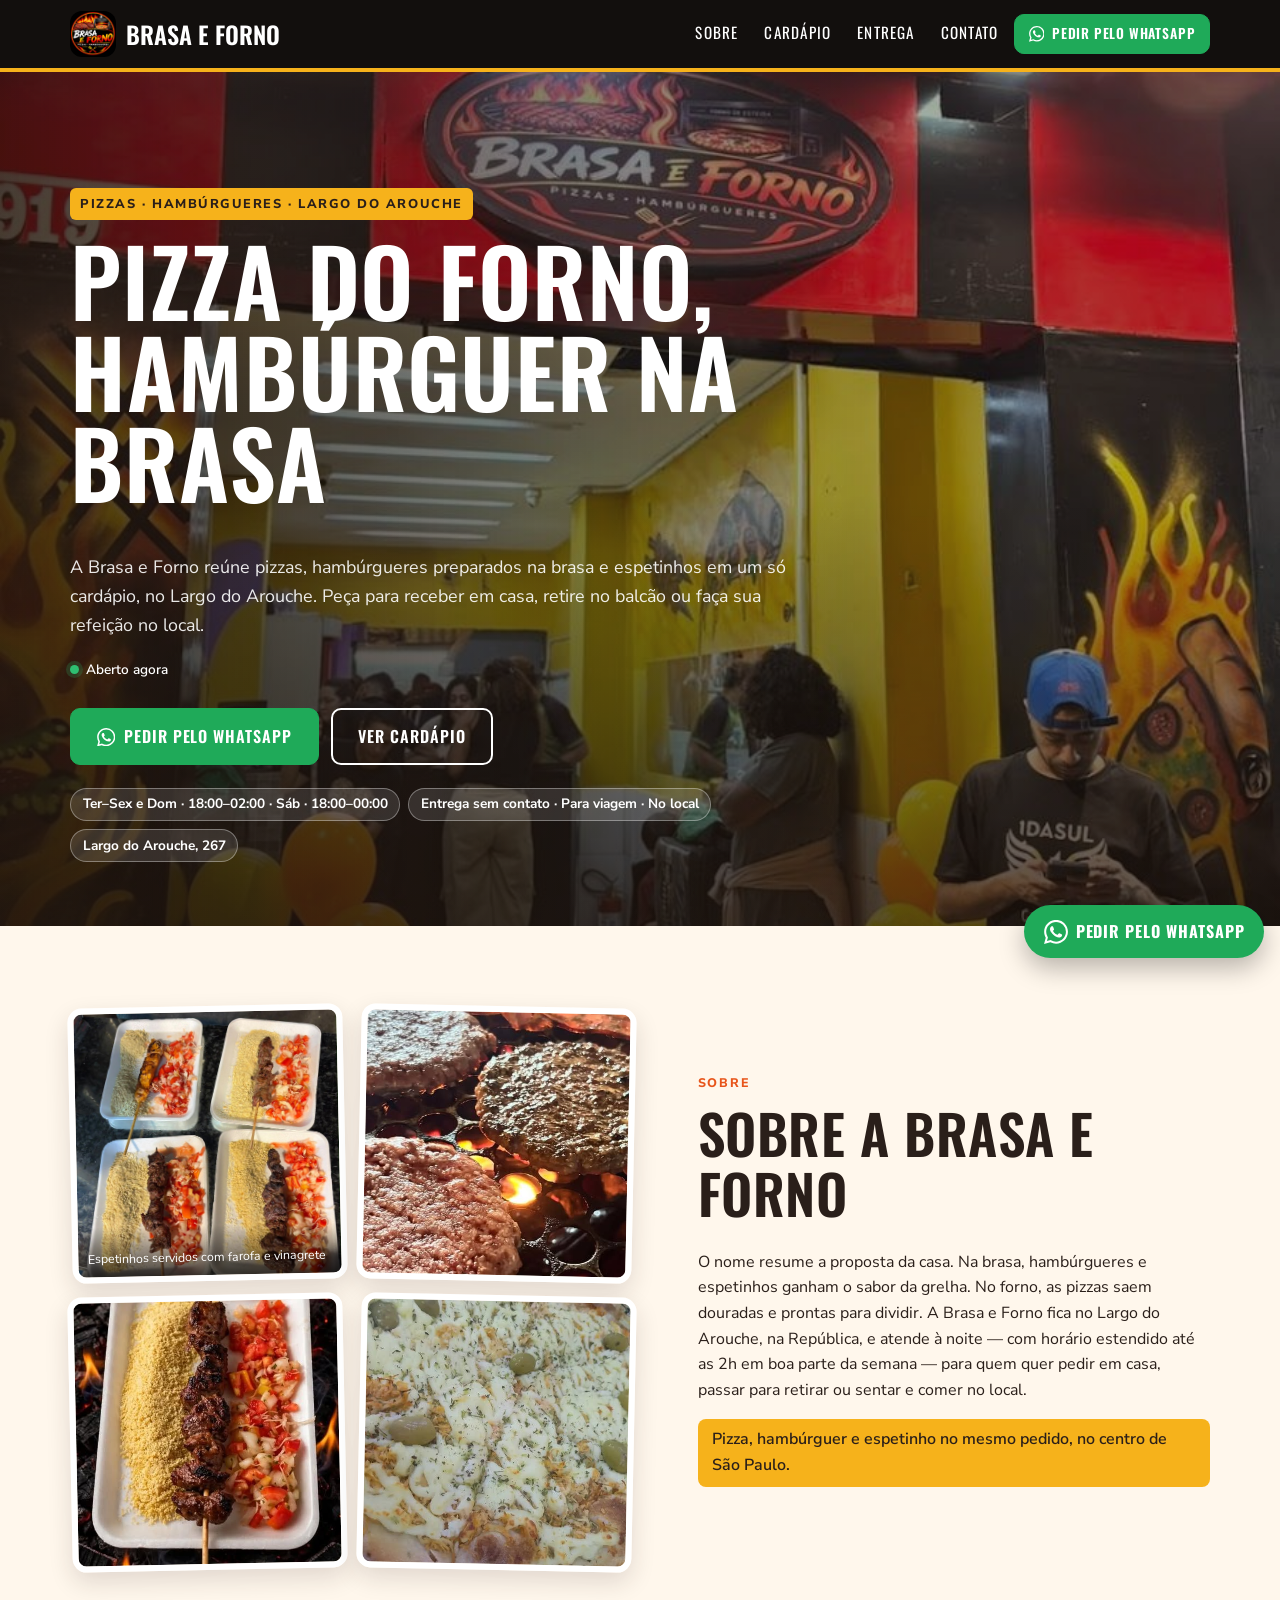
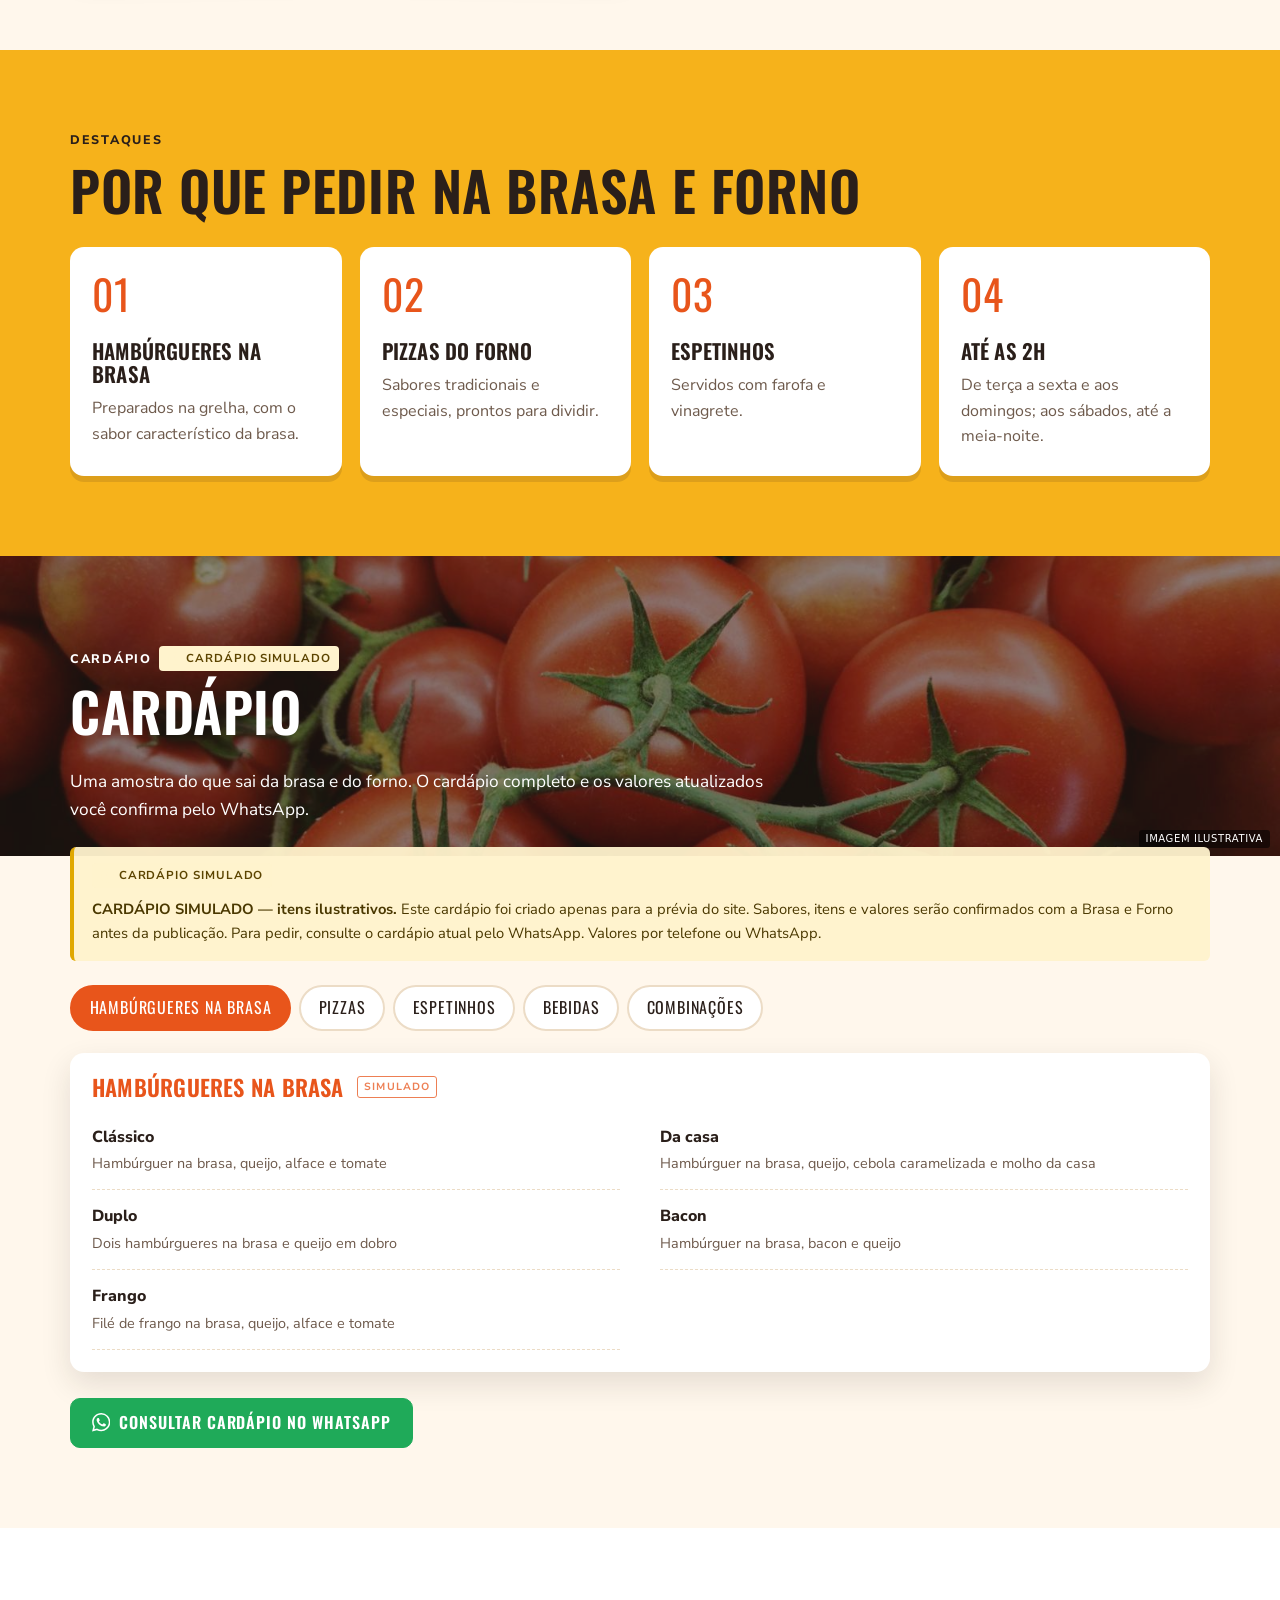
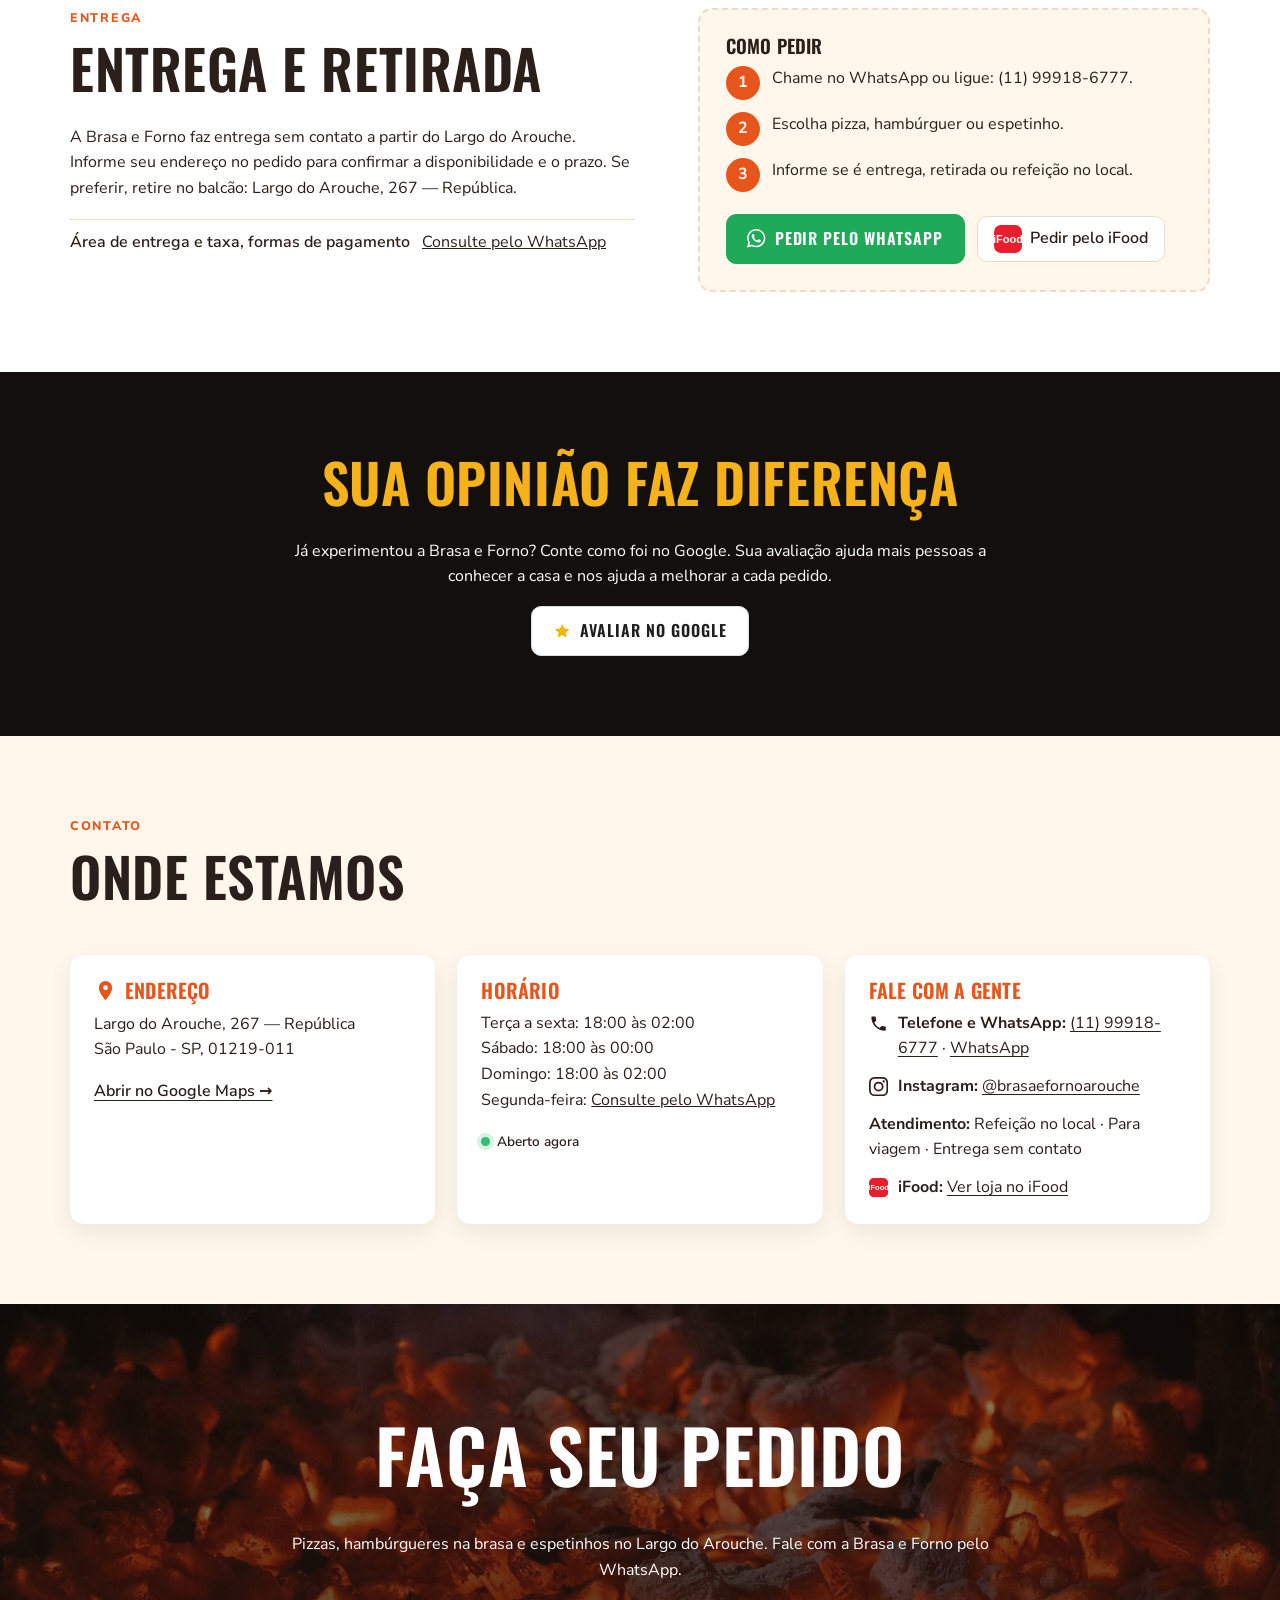
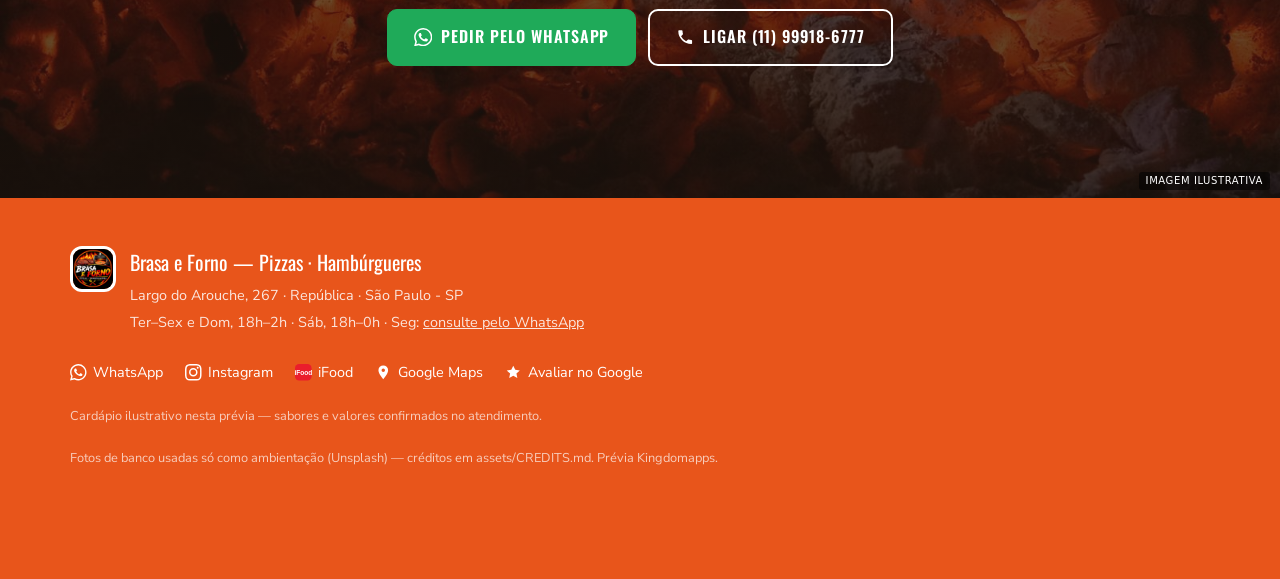
<file: v3/index.html>
<!DOCTYPE html>
<html lang="pt-BR">
<head>
<meta charset="UTF-8" />
<meta name="viewport" content="width=device-width, initial-scale=1" />
<meta name="robots" content="noindex, nofollow" />
<title>Brasa e Forno | Pizzas, hambúrgueres na brasa e espetinhos no Largo do Arouche</title>
<meta name="description" content="Pizzas, hambúrgueres na brasa e espetinhos no Largo do Arouche, República, centro de São Paulo. Entrega sem contato, retirada e refeição no local. Peça pelo WhatsApp." />
<meta name="theme-color" content="#120f0d" />
<link rel="preconnect" href="https://fonts.googleapis.com" />
<link rel="preconnect" href="https://fonts.gstatic.com" crossorigin />
<link rel="stylesheet" href="https://fonts.googleapis.com/css2?family=Oswald:wght@500;600;700&family=Nunito+Sans:wght@400;600;700&display=swap" />
<link rel="stylesheet" href="../assets/base.css" />
<link rel="stylesheet" href="../assets/skin-c.css" />
<style>:root{--brand:#e8551b;--brand2:#f6b21b;--brand-ink:#120f0d}</style>
<!-- Google tag (gtag.js) -->
<script async src="https://www.googletagmanager.com/gtag/js?id=G-NJ030BJ0Z8"></script>
<script>
  window.dataLayer = window.dataLayer || [];
  function gtag(){dataLayer.push(arguments);}
  gtag('js', new Date());
  gtag('config', 'G-NJ030BJ0Z8');
</script>
<script>/* Kingdomapps GA4 eventos CTA */(function(){try{var ev=function(n,p){try{if(typeof gtag==='function')gtag('event',n,p);}catch(e){}};document.addEventListener('click',function(e){var a=e.target&&e.target.closest?e.target.closest('a[href]'):null;if(!a)return;var h=a.href||'',p={link_url:h};if(a.dataset&&a.dataset.plan)p.plan=a.dataset.plan;if(/wa\.me|api\.whatsapp\.com|whatsapp:/i.test(h))ev('click_whatsapp',p);else if(/ifood/i.test(h))ev('click_ifood',p);else if(/99app|99food|\/\/(www\.)?99\.|food\.99/i.test(h))ev('click_99',p);},true);document.addEventListener('submit',function(e){var f=e.target;ev('generate_lead',{form_id:(f&&(f.id||f.getAttribute('name')))||'form',page_location:location.href});},true);}catch(e){}})();</script>
</head>
<body class="skin-c" data-hours='{"0": [[18, 24]], "1": [[0, 2]], "2": [[18, 24]], "3": [[0, 2], [18, 24]], "4": [[0, 2], [18, 24]], "5": [[0, 2], [18, 24]], "6": [[0, 2], [18, 24]]}' data-hours-unknown='["1"]'>
<!-- Kingdomapps · base institucional única · skin C (Trattoria calorosa) · copy: copy.md -->
<a class="skip" href="#conteudo">Pular para o conteúdo</a>
<header class="site-header" id="header">
  <div class="wrap header-inner">
    <a class="brand" href="#topo" aria-label="Brasa e Forno — início"><img class="brand-logo" src="../assets/img/logo.jpg" width="400" height="400" alt="Logotipo Brasa e Forno — Pizzas e Hambúrgueres" /><span class="brand-word">Brasa e Forno</span></a>
    <nav class="site-nav" id="site-nav" aria-label="Principal">
      <ul><li><a href="#sobre">Sobre</a></li><li><a href="#cardapio">Cardápio</a></li><li><a href="#entrega">Entrega</a></li><li><a href="#contato">Contato</a></li></ul>
    </nav>
    <a class="btn btn-wa btn-sm header-cta" href="https://wa.me/5511999186777?text=Ol%C3%A1%21%20Vim%20pelo%20site%20e%20gostaria%20de%20fazer%20um%20pedido." target="_blank" rel="noopener"><svg viewBox="0 0 24 24" aria-hidden="true" focusable="false"><path fill="currentColor" d="M17.47 14.38c-.3-.15-1.76-.87-2.03-.97-.27-.1-.47-.15-.67.15-.2.3-.77.97-.94 1.16-.17.2-.35.22-.64.07-.3-.15-1.26-.46-2.39-1.47-.88-.79-1.48-1.76-1.65-2.06-.17-.3-.02-.46.13-.6.13-.14.3-.35.45-.52.15-.17.2-.3.3-.5.1-.2.05-.37-.03-.52-.07-.15-.67-1.61-.92-2.2-.24-.58-.49-.5-.67-.51h-.57c-.2 0-.52.07-.8.37-.27.3-1.04 1.02-1.04 2.48s1.07 2.88 1.21 3.07c.15.2 2.1 3.2 5.08 4.49.71.31 1.26.49 1.7.63.71.22 1.36.19 1.87.12.57-.09 1.76-.72 2-1.41.25-.7.25-1.29.18-1.41-.08-.13-.27-.2-.57-.35zM12.05 21.78a9.87 9.87 0 0 1-5.03-1.38l-.36-.21-3.74.98 1-3.65-.24-.37a9.86 9.86 0 0 1-1.51-5.26c0-5.45 4.44-9.88 9.89-9.88 2.64 0 5.12 1.03 6.99 2.9a9.83 9.83 0 0 1 2.89 6.99c0 5.45-4.44 9.88-9.89 9.88zm8.41-18.3A11.82 11.82 0 0 0 12.05 0C5.5 0 .16 5.34.16 11.89c0 2.1.55 4.14 1.59 5.95L.06 24l6.3-1.65a11.88 11.88 0 0 0 5.69 1.45c6.55 0 11.89-5.34 11.89-11.89 0-3.18-1.24-6.17-3.48-8.41z"/></svg><span>Pedir pelo WhatsApp</span></a>
    <button class="nav-toggle" type="button" aria-expanded="false" aria-controls="site-nav"><span class="sr-only">Abrir menu</span><span class="bars" aria-hidden="true"></span></button>
  </div>
</header>
<main id="conteudo">
<section class="hero" id="topo" aria-labelledby="hero-title">
  <figure class="hero-media"><img src="../assets/img/fotos-foto-1.jpg" width="900" height="1200" alt="Fachada da Brasa e Forno no Largo do Arouche" fetchpriority="high" /></figure>
  <div class="wrap hero-inner">
    <div class="hero-copy">
      <p class="eyebrow">Pizzas · Hambúrgueres · Largo do Arouche</p>
      <h1 id="hero-title">Pizza do forno, hambúrguer na brasa</h1>
      <p class="lead">A Brasa e Forno reúne pizzas, hambúrgueres preparados na brasa e espetinhos em um só cardápio, no Largo do Arouche. Peça para receber em casa, retire no balcão ou faça sua refeição no local.</p>
      <p class="open-badge" data-open-badge hidden></p>
      <div class="hero-ctas">
        <a class="btn btn-wa btn-lg" href="https://wa.me/5511999186777?text=Ol%C3%A1%21%20Vim%20pelo%20site%20e%20gostaria%20de%20fazer%20um%20pedido." target="_blank" rel="noopener"><svg viewBox="0 0 24 24" aria-hidden="true" focusable="false"><path fill="currentColor" d="M17.47 14.38c-.3-.15-1.76-.87-2.03-.97-.27-.1-.47-.15-.67.15-.2.3-.77.97-.94 1.16-.17.2-.35.22-.64.07-.3-.15-1.26-.46-2.39-1.47-.88-.79-1.48-1.76-1.65-2.06-.17-.3-.02-.46.13-.6.13-.14.3-.35.45-.52.15-.17.2-.3.3-.5.1-.2.05-.37-.03-.52-.07-.15-.67-1.61-.92-2.2-.24-.58-.49-.5-.67-.51h-.57c-.2 0-.52.07-.8.37-.27.3-1.04 1.02-1.04 2.48s1.07 2.88 1.21 3.07c.15.2 2.1 3.2 5.08 4.49.71.31 1.26.49 1.7.63.71.22 1.36.19 1.87.12.57-.09 1.76-.72 2-1.41.25-.7.25-1.29.18-1.41-.08-.13-.27-.2-.57-.35zM12.05 21.78a9.87 9.87 0 0 1-5.03-1.38l-.36-.21-3.74.98 1-3.65-.24-.37a9.86 9.86 0 0 1-1.51-5.26c0-5.45 4.44-9.88 9.89-9.88 2.64 0 5.12 1.03 6.99 2.9a9.83 9.83 0 0 1 2.89 6.99c0 5.45-4.44 9.88-9.89 9.88zm8.41-18.3A11.82 11.82 0 0 0 12.05 0C5.5 0 .16 5.34.16 11.89c0 2.1.55 4.14 1.59 5.95L.06 24l6.3-1.65a11.88 11.88 0 0 0 5.69 1.45c6.55 0 11.89-5.34 11.89-11.89 0-3.18-1.24-6.17-3.48-8.41z"/></svg><span>Pedir pelo WhatsApp</span></a>
        <a class="btn btn-ghost btn-lg" href="#cardapio">Ver cardápio</a>
      </div>
      <ul class="chips"><li>Ter–Sex e Dom · 18:00–02:00 · Sáb · 18:00–00:00</li><li>Entrega sem contato · Para viagem · No local</li><li>Largo do Arouche, 267</li></ul>
    </div>
  </div>
</section>
<section class="sec sobre" id="sobre" aria-labelledby="sobre-title">
  <div class="wrap sobre-grid">
    <div class="sobre-copy">
      <p class="kicker">Sobre</p>
      <h2 id="sobre-title">Sobre a Brasa e Forno</h2>
      <p>O nome resume a proposta da casa. Na brasa, hambúrgueres e espetinhos ganham o sabor da grelha. No forno, as pizzas saem douradas e prontas para dividir. A Brasa e Forno fica no Largo do Arouche, na República, e atende à noite — com horário estendido até as 2h em boa parte da semana — para quem quer pedir em casa, passar para retirar ou sentar e comer no local.</p>
      <p class="apoio">Pizza, hambúrguer e espetinho no mesmo pedido, no centro de São Paulo.</p>
    </div>
    <div class="gallery" aria-label="Fotos de Brasa e Forno"><figure class="g-item g-1"><img src="../assets/img/fotos-foto-4.jpg" width="1076" height="1200" alt="Espetinhos servidos com farofa e vinagrete" loading="lazy" decoding="async" /><figcaption>Espetinhos servidos com farofa e vinagrete</figcaption></figure><figure class="g-item g-2"><img src="../assets/img/fotos-foto-ig-3.jpg" width="480" height="640" alt="Hambúrgueres na grelha (foto do Instagram @brasaefornoarouche)" loading="lazy" decoding="async" /></figure><figure class="g-item g-3"><img src="../assets/img/fotos-foto-ig-2.jpg" width="480" height="640" alt="Espetinho com farofa e vinagrete (foto do Instagram @brasaefornoarouche)" loading="lazy" decoding="async" /></figure><figure class="g-item g-4"><img src="../assets/img/fotos-foto-ig-1.jpg" width="640" height="482" alt="Pizza da Brasa e Forno (foto do Instagram @brasaefornoarouche)" loading="lazy" decoding="async" /></figure></div>
  </div>
</section>
<section class="sec destaques" id="destaques" aria-labelledby="dest-title">
  <div class="wrap">
    <p class="kicker">Destaques</p>
    <h2 id="dest-title">Por que pedir na Brasa e Forno</h2>
    <ul class="feats"><li class="feat"><span class="feat-n" aria-hidden="true">01</span><h3>Hambúrgueres na brasa</h3><p>Preparados na grelha, com o sabor característico da brasa.</p></li><li class="feat"><span class="feat-n" aria-hidden="true">02</span><h3>Pizzas do forno</h3><p>Sabores tradicionais e especiais, prontos para dividir.</p></li><li class="feat"><span class="feat-n" aria-hidden="true">03</span><h3>Espetinhos</h3><p>Servidos com farofa e vinagrete.</p></li><li class="feat"><span class="feat-n" aria-hidden="true">04</span><h3>Até as 2h</h3><p>De terça a sexta e aos domingos; aos sábados, até a meia-noite.</p></li></ul>
  </div>
</section>
<section class="sec cardapio" id="cardapio" aria-labelledby="menu-title">
  <div class="amb amb-menu" style="--amb:url('../assets/img/ambiente-tomatoes-wood.jpg')" aria-hidden="true"><span class="amb-tag">Imagem ilustrativa</span></div>
  <div class="wrap">
    <div class="menu-head">
      <p class="kicker">Cardápio <span class="sim-badge">Cardápio simulado</span></p>
      <h2 id="menu-title">Cardápio</h2>
      <p class="lead">Uma amostra do que sai da brasa e do forno. O cardápio completo e os valores atualizados você confirma pelo WhatsApp.</p>
    </div>
    <div class="sim-notice" role="note"><span class="sim-badge">Cardápio simulado</span><p><strong>CARDÁPIO SIMULADO — itens ilustrativos.</strong> Este cardápio foi criado apenas para a prévia do site. Sabores, itens e valores serão confirmados com a Brasa e Forno antes da publicação. Para pedir, consulte o cardápio atual pelo WhatsApp. Valores por telefone ou WhatsApp.</p></div>
    <div class="menu-tabs" role="tablist" aria-label="Categorias do cardápio"><button type="button" role="tab" id="tab-0" aria-controls="menu-0" aria-selected="true">Hambúrgueres na brasa</button><button type="button" role="tab" id="tab-1" aria-controls="menu-1" aria-selected="false" tabindex="-1">Pizzas</button><button type="button" role="tab" id="tab-2" aria-controls="menu-2" aria-selected="false" tabindex="-1">Espetinhos</button><button type="button" role="tab" id="tab-3" aria-controls="menu-3" aria-selected="false" tabindex="-1">Bebidas</button><button type="button" role="tab" id="tab-4" aria-controls="menu-4" aria-selected="false" tabindex="-1">Combinações</button></div>
    <div class="menu-panel" role="tabpanel" id="menu-0" aria-labelledby="tab-0" tabindex="0"><h3 class="menu-cat">Hambúrgueres na brasa <span class="sim-tag">Simulado</span></h3><ul class="menu-list"><li class="mi"><span class="mi-name">Clássico</span><span class="mi-desc">Hambúrguer na brasa, queijo, alface e tomate</span></li><li class="mi"><span class="mi-name">Da casa</span><span class="mi-desc">Hambúrguer na brasa, queijo, cebola caramelizada e molho da casa</span></li><li class="mi"><span class="mi-name">Duplo</span><span class="mi-desc">Dois hambúrgueres na brasa e queijo em dobro</span></li><li class="mi"><span class="mi-name">Bacon</span><span class="mi-desc">Hambúrguer na brasa, bacon e queijo</span></li><li class="mi"><span class="mi-name">Frango</span><span class="mi-desc">Filé de frango na brasa, queijo, alface e tomate</span></li></ul></div><div class="menu-panel" role="tabpanel" id="menu-1" aria-labelledby="tab-1" tabindex="0" hidden><h3 class="menu-cat">Pizzas — tamanho grande <span class="sim-tag">Simulado</span></h3><ul class="menu-list"><li class="mi"><span class="mi-name">Mussarela</span><span class="mi-desc">Molho de tomate, mussarela e orégano</span></li><li class="mi"><span class="mi-name">Calabresa</span><span class="mi-desc">Calabresa fatiada, cebola e azeitona</span></li><li class="mi"><span class="mi-name">Marguerita</span><span class="mi-desc">Mussarela, tomate e manjericão</span></li><li class="mi"><span class="mi-name">Napolitana</span><span class="mi-desc">Mussarela, tomate e parmesão</span></li><li class="mi"><span class="mi-name">Frango com catupiry</span><span class="mi-desc">Frango desfiado e catupiry</span></li><li class="mi"><span class="mi-name">Calabresa especial</span><span class="mi-desc">Calabresa, catupiry e cebola</span></li></ul></div><div class="menu-panel" role="tabpanel" id="menu-2" aria-labelledby="tab-2" tabindex="0" hidden><h3 class="menu-cat">Espetinhos — unidade, com farofa e vinagrete <span class="sim-tag">Simulado</span></h3><ul class="menu-list"><li class="mi"><span class="mi-name">Carne</span></li><li class="mi"><span class="mi-name">Frango</span></li><li class="mi"><span class="mi-name">Linguiça</span></li><li class="mi"><span class="mi-name">Queijo coalho</span></li></ul></div><div class="menu-panel" role="tabpanel" id="menu-3" aria-labelledby="tab-3" tabindex="0" hidden><h3 class="menu-cat">Bebidas <span class="sim-tag">Simulado</span></h3><p class="menu-note">Refrigerantes, sucos e água — consulte as opções disponíveis.</p></div><div class="menu-panel" role="tabpanel" id="menu-4" aria-labelledby="tab-4" tabindex="0" hidden><h3 class="menu-cat">Combinações <span class="sim-tag">Simulado</span></h3><ul class="menu-list"><li class="mi"><span class="mi-name">1 pizza grande + refrigerante 2 L</span></li><li class="mi"><span class="mi-name">2 hambúrgueres + 2 refrigerantes lata</span></li><li class="mi"><span class="mi-name">4 espetinhos com farofa e vinagrete</span></li></ul></div>
    <div class="menu-cta"><a class="btn btn-wa" href="https://wa.me/5511999186777?text=Ol%C3%A1%21%20Vim%20pelo%20site%20e%20gostaria%20de%20fazer%20um%20pedido." target="_blank" rel="noopener"><svg viewBox="0 0 24 24" aria-hidden="true" focusable="false"><path fill="currentColor" d="M17.47 14.38c-.3-.15-1.76-.87-2.03-.97-.27-.1-.47-.15-.67.15-.2.3-.77.97-.94 1.16-.17.2-.35.22-.64.07-.3-.15-1.26-.46-2.39-1.47-.88-.79-1.48-1.76-1.65-2.06-.17-.3-.02-.46.13-.6.13-.14.3-.35.45-.52.15-.17.2-.3.3-.5.1-.2.05-.37-.03-.52-.07-.15-.67-1.61-.92-2.2-.24-.58-.49-.5-.67-.51h-.57c-.2 0-.52.07-.8.37-.27.3-1.04 1.02-1.04 2.48s1.07 2.88 1.21 3.07c.15.2 2.1 3.2 5.08 4.49.71.31 1.26.49 1.7.63.71.22 1.36.19 1.87.12.57-.09 1.76-.72 2-1.41.25-.7.25-1.29.18-1.41-.08-.13-.27-.2-.57-.35zM12.05 21.78a9.87 9.87 0 0 1-5.03-1.38l-.36-.21-3.74.98 1-3.65-.24-.37a9.86 9.86 0 0 1-1.51-5.26c0-5.45 4.44-9.88 9.89-9.88 2.64 0 5.12 1.03 6.99 2.9a9.83 9.83 0 0 1 2.89 6.99c0 5.45-4.44 9.88-9.89 9.88zm8.41-18.3A11.82 11.82 0 0 0 12.05 0C5.5 0 .16 5.34.16 11.89c0 2.1.55 4.14 1.59 5.95L.06 24l6.3-1.65a11.88 11.88 0 0 0 5.69 1.45c6.55 0 11.89-5.34 11.89-11.89 0-3.18-1.24-6.17-3.48-8.41z"/></svg><span>Consultar cardápio no WhatsApp</span></a></div>
  </div>
</section>
<section class="sec entrega" id="entrega" aria-labelledby="ent-title">
  <div class="wrap entrega-grid">
    <div>
      <p class="kicker">Entrega</p>
      <h2 id="ent-title">Entrega e retirada</h2>
      <p>A Brasa e Forno faz entrega sem contato a partir do Largo do Arouche. Informe seu endereço no pedido para confirmar a disponibilidade e o prazo. Se preferir, retire no balcão: Largo do Arouche, 267 — República.</p>
      <dl class="kv"><div><dt>Área de entrega e taxa, formas de pagamento</dt><dd><a href="https://wa.me/5511999186777?text=Ol%C3%A1%21%20Vim%20pelo%20site%20e%20gostaria%20de%20fazer%20um%20pedido." target="_blank" rel="noopener">Consulte pelo WhatsApp</a></dd></div></dl>
    </div>
    <div class="steps-box">
      <h3>Como pedir</h3><ol class="steps"><li>Chame no WhatsApp ou ligue: (11) 99918-6777.</li><li>Escolha pizza, hambúrguer ou espetinho.</li><li>Informe se é entrega, retirada ou refeição no local.</li></ol>
      <div class="order-links"><a class="btn btn-wa" href="https://wa.me/5511999186777?text=Ol%C3%A1%21%20Vim%20pelo%20site%20e%20gostaria%20de%20fazer%20um%20pedido." target="_blank" rel="noopener"><svg viewBox="0 0 24 24" aria-hidden="true" focusable="false"><path fill="currentColor" d="M17.47 14.38c-.3-.15-1.76-.87-2.03-.97-.27-.1-.47-.15-.67.15-.2.3-.77.97-.94 1.16-.17.2-.35.22-.64.07-.3-.15-1.26-.46-2.39-1.47-.88-.79-1.48-1.76-1.65-2.06-.17-.3-.02-.46.13-.6.13-.14.3-.35.45-.52.15-.17.2-.3.3-.5.1-.2.05-.37-.03-.52-.07-.15-.67-1.61-.92-2.2-.24-.58-.49-.5-.67-.51h-.57c-.2 0-.52.07-.8.37-.27.3-1.04 1.02-1.04 2.48s1.07 2.88 1.21 3.07c.15.2 2.1 3.2 5.08 4.49.71.31 1.26.49 1.7.63.71.22 1.36.19 1.87.12.57-.09 1.76-.72 2-1.41.25-.7.25-1.29.18-1.41-.08-.13-.27-.2-.57-.35zM12.05 21.78a9.87 9.87 0 0 1-5.03-1.38l-.36-.21-3.74.98 1-3.65-.24-.37a9.86 9.86 0 0 1-1.51-5.26c0-5.45 4.44-9.88 9.89-9.88 2.64 0 5.12 1.03 6.99 2.9a9.83 9.83 0 0 1 2.89 6.99c0 5.45-4.44 9.88-9.89 9.88zm8.41-18.3A11.82 11.82 0 0 0 12.05 0C5.5 0 .16 5.34.16 11.89c0 2.1.55 4.14 1.59 5.95L.06 24l6.3-1.65a11.88 11.88 0 0 0 5.69 1.45c6.55 0 11.89-5.34 11.89-11.89 0-3.18-1.24-6.17-3.48-8.41z"/></svg><span>Pedir pelo WhatsApp</span></a><a class="app-link app-ifood" href="https://www.ifood.com.br/delivery/sao-paulo-sp/brasa-e-forno-republica/0ce4aee6-f531-4283-a553-0ae980c94f43" target="_blank" rel="noopener"><svg viewBox="0 0 24 24" aria-hidden="true" focusable="false"><rect width="24" height="24" rx="6" fill="#ea1d2c"/><text x="12" y="15.6" text-anchor="middle" font-family="Arial,Helvetica,sans-serif" font-weight="700" font-size="9.5" fill="#fff">iFood</text></svg><span>Pedir pelo iFood</span></a></div>
    </div>
  </div>
</section>
<section class="sec avaliar review-band" id="avaliar" aria-labelledby="av-title">
  <div class="wrap avaliar-inner">
    
    <h2 id="av-title">Sua opinião faz diferença</h2>
    <p>Já experimentou a Brasa e Forno? Conte como foi no Google. Sua avaliação ajuda mais pessoas a conhecer a casa e nos ajuda a melhorar a cada pedido.</p>
    <a class="btn btn-review" href="https://search.google.com/local/writereview?placeid=ChIJPcMGAyxZzpQRV-bIMxV3Hk4" target="_blank" rel="noopener"><svg viewBox="0 0 24 24" aria-hidden="true" focusable="false"><path fill="currentColor" d="M12 2.5l2.9 6 6.6.8-4.9 4.5 1.3 6.5L12 17.1l-5.9 3.2 1.3-6.5L2.5 9.3l6.6-.8z"/></svg><span>Avaliar no Google</span></a>
  </div>
</section>
<section class="sec contato" id="contato" aria-labelledby="ct-title">
  <div class="wrap contato-grid">
    <div class="ct-head">
      <p class="kicker">Contato</p>
      <h2 id="ct-title">Onde estamos</h2>
      
    </div>
    <div class="ct-card">
      <h3><svg viewBox="0 0 24 24" aria-hidden="true" focusable="false"><path fill="currentColor" d="M12 2a7 7 0 0 0-7 7c0 5.25 7 13 7 13s7-7.75 7-13a7 7 0 0 0-7-7zm0 9.5a2.5 2.5 0 1 1 0-5 2.5 2.5 0 0 1 0 5z"/></svg><span>Endereço</span></h3>
      <p>Largo do Arouche, 267 — República<br />São Paulo - SP, 01219-011</p>
      <a class="text-link" href="https://www.google.com/maps/place/Brasa+e+Forno/data=!4m7!3m6!1s0x94ce592c0306c33d:0x4e1e771533c8e657!8m2!3d-23.541905!4d-46.646766!16s%2Fg%2F11zxx4s3mh" target="_blank" rel="noopener">Abrir no Google Maps →</a>
    </div>
    <div class="ct-card">
      <h3>Horário</h3>
      <p>Terça a sexta: 18:00 às 02:00<br />Sábado: 18:00 às 00:00<br />Domingo: 18:00 às 02:00<br />Segunda-feira: <a href="https://wa.me/5511999186777?text=Ol%C3%A1%21%20Vim%20pelo%20site%20e%20gostaria%20de%20fazer%20um%20pedido." target="_blank" rel="noopener">Consulte pelo WhatsApp</a></p>
      <p class="open-badge" data-open-badge hidden></p>
    </div>
    <div class="ct-card">
      <h3>Fale com a gente</h3>
      <ul class="ct-list"><li><svg viewBox="0 0 24 24" aria-hidden="true" focusable="false"><path fill="currentColor" d="M6.6 10.8a15.1 15.1 0 0 0 6.6 6.6l2.2-2.2a1 1 0 0 1 1-.25 11.4 11.4 0 0 0 3.6.57 1 1 0 0 1 1 1V20a1 1 0 0 1-1 1A17 17 0 0 1 3 4a1 1 0 0 1 1-1h3.5a1 1 0 0 1 1 1c0 1.25.2 2.45.57 3.57a1 1 0 0 1-.25 1z"/></svg><span><strong>Telefone e WhatsApp:</strong> <a href="tel:+5511999186777">(11) 99918-6777</a> · <a href="https://wa.me/5511999186777?text=Ol%C3%A1%21%20Vim%20pelo%20site%20e%20gostaria%20de%20fazer%20um%20pedido." target="_blank" rel="noopener">WhatsApp</a></span></li><li><svg viewBox="0 0 24 24" aria-hidden="true" focusable="false"><path fill="currentColor" d="M12 2.2c3.2 0 3.58.01 4.85.07 3.25.15 4.77 1.69 4.92 4.92.06 1.27.07 1.65.07 4.85s-.01 3.58-.07 4.85c-.15 3.23-1.66 4.77-4.92 4.92-1.27.06-1.65.07-4.85.07s-3.58-.01-4.85-.07c-3.26-.15-4.77-1.7-4.92-4.92C2.17 15.58 2.16 15.2 2.16 12s.01-3.58.07-4.85C2.38 3.92 3.9 2.38 7.15 2.23 8.42 2.17 8.8 2.16 12 2.16zM12 0C8.74 0 8.33.01 7.05.07 2.7.27.27 2.69.07 7.05.01 8.33 0 8.74 0 12s.01 3.67.07 4.95c.2 4.36 2.62 6.78 6.98 6.98C8.33 23.99 8.74 24 12 24s3.67-.01 4.95-.07c4.35-.2 6.78-2.62 6.98-6.98.06-1.28.07-1.69.07-4.95s-.01-3.67-.07-4.95c-.2-4.35-2.62-6.78-6.98-6.98C15.67.01 15.26 0 12 0zm0 5.84a6.16 6.16 0 1 0 0 12.32 6.16 6.16 0 0 0 0-12.32zM12 16a4 4 0 1 1 0-8 4 4 0 0 1 0 8zm6.4-11.85a1.44 1.44 0 1 0 0 2.88 1.44 1.44 0 0 0 0-2.88z"/></svg><span><strong>Instagram:</strong> <a href="https://instagram.com/brasaefornoarouche" target="_blank" rel="noopener">@brasaefornoarouche</a></span></li><li class="atend"><span><strong>Atendimento:</strong> Refeição no local · Para viagem · Entrega sem contato</span></li><li><svg viewBox="0 0 24 24" aria-hidden="true" focusable="false"><rect width="24" height="24" rx="6" fill="#ea1d2c"/><text x="12" y="15.6" text-anchor="middle" font-family="Arial,Helvetica,sans-serif" font-weight="700" font-size="9.5" fill="#fff">iFood</text></svg><span><strong>iFood:</strong> <a href="https://www.ifood.com.br/delivery/sao-paulo-sp/brasa-e-forno-republica/0ce4aee6-f531-4283-a553-0ae980c94f43" target="_blank" rel="noopener">Ver loja no iFood</a></span></li></ul>
    </div>
  </div>
</section>
<section class="sec cta-final cta-band" id="cta-final" aria-labelledby="cta-title">
  <div class="amb amb-cta" style="--amb:url('../assets/img/ambiente-embers.jpg')" aria-hidden="true"><span class="amb-tag">Imagem ilustrativa</span></div>
  <div class="wrap cta-inner">
    <h2 id="cta-title">Faça seu pedido</h2>
    <p>Pizzas, hambúrgueres na brasa e espetinhos no Largo do Arouche. Fale com a Brasa e Forno pelo WhatsApp.</p>
    <div class="hero-ctas"><a class="btn btn-wa btn-lg" href="https://wa.me/5511999186777?text=Ol%C3%A1%21%20Vim%20pelo%20site%20e%20gostaria%20de%20fazer%20um%20pedido." target="_blank" rel="noopener"><svg viewBox="0 0 24 24" aria-hidden="true" focusable="false"><path fill="currentColor" d="M17.47 14.38c-.3-.15-1.76-.87-2.03-.97-.27-.1-.47-.15-.67.15-.2.3-.77.97-.94 1.16-.17.2-.35.22-.64.07-.3-.15-1.26-.46-2.39-1.47-.88-.79-1.48-1.76-1.65-2.06-.17-.3-.02-.46.13-.6.13-.14.3-.35.45-.52.15-.17.2-.3.3-.5.1-.2.05-.37-.03-.52-.07-.15-.67-1.61-.92-2.2-.24-.58-.49-.5-.67-.51h-.57c-.2 0-.52.07-.8.37-.27.3-1.04 1.02-1.04 2.48s1.07 2.88 1.21 3.07c.15.2 2.1 3.2 5.08 4.49.71.31 1.26.49 1.7.63.71.22 1.36.19 1.87.12.57-.09 1.76-.72 2-1.41.25-.7.25-1.29.18-1.41-.08-.13-.27-.2-.57-.35zM12.05 21.78a9.87 9.87 0 0 1-5.03-1.38l-.36-.21-3.74.98 1-3.65-.24-.37a9.86 9.86 0 0 1-1.51-5.26c0-5.45 4.44-9.88 9.89-9.88 2.64 0 5.12 1.03 6.99 2.9a9.83 9.83 0 0 1 2.89 6.99c0 5.45-4.44 9.88-9.89 9.88zm8.41-18.3A11.82 11.82 0 0 0 12.05 0C5.5 0 .16 5.34.16 11.89c0 2.1.55 4.14 1.59 5.95L.06 24l6.3-1.65a11.88 11.88 0 0 0 5.69 1.45c6.55 0 11.89-5.34 11.89-11.89 0-3.18-1.24-6.17-3.48-8.41z"/></svg><span>Pedir pelo WhatsApp</span></a><a class="btn btn-ghost btn-lg" href="tel:+5511999186777"><svg viewBox="0 0 24 24" aria-hidden="true" focusable="false"><path fill="currentColor" d="M6.6 10.8a15.1 15.1 0 0 0 6.6 6.6l2.2-2.2a1 1 0 0 1 1-.25 11.4 11.4 0 0 0 3.6.57 1 1 0 0 1 1 1V20a1 1 0 0 1-1 1A17 17 0 0 1 3 4a1 1 0 0 1 1-1h3.5a1 1 0 0 1 1 1c0 1.25.2 2.45.57 3.57a1 1 0 0 1-.25 1z"/></svg><span>Ligar (11) 99918-6777</span></a></div>
  </div>
</section>
</main>
<footer class="site-footer">
  <div class="wrap footer-inner">
    <div class="f-brand"><img class="brand-logo" src="../assets/img/logo.jpg" width="400" height="400" alt="Logotipo Brasa e Forno — Pizzas e Hambúrgueres" /><div><p class="f-name">Brasa e Forno — Pizzas · Hambúrgueres</p><p>Largo do Arouche, 267 · República · São Paulo - SP</p><p>Ter–Sex e Dom, 18h–2h · Sáb, 18h–0h · Seg: <a href="https://wa.me/5511999186777?text=Ol%C3%A1%21%20Vim%20pelo%20site%20e%20gostaria%20de%20fazer%20um%20pedido." target="_blank" rel="noopener">consulte pelo WhatsApp</a></p></div></div>
    <nav class="f-links" aria-label="Links"><a href="https://wa.me/5511999186777?text=Ol%C3%A1%21%20Vim%20pelo%20site%20e%20gostaria%20de%20fazer%20um%20pedido." target="_blank" rel="noopener"><svg viewBox="0 0 24 24" aria-hidden="true" focusable="false"><path fill="currentColor" d="M17.47 14.38c-.3-.15-1.76-.87-2.03-.97-.27-.1-.47-.15-.67.15-.2.3-.77.97-.94 1.16-.17.2-.35.22-.64.07-.3-.15-1.26-.46-2.39-1.47-.88-.79-1.48-1.76-1.65-2.06-.17-.3-.02-.46.13-.6.13-.14.3-.35.45-.52.15-.17.2-.3.3-.5.1-.2.05-.37-.03-.52-.07-.15-.67-1.61-.92-2.2-.24-.58-.49-.5-.67-.51h-.57c-.2 0-.52.07-.8.37-.27.3-1.04 1.02-1.04 2.48s1.07 2.88 1.21 3.07c.15.2 2.1 3.2 5.08 4.49.71.31 1.26.49 1.7.63.71.22 1.36.19 1.87.12.57-.09 1.76-.72 2-1.41.25-.7.25-1.29.18-1.41-.08-.13-.27-.2-.57-.35zM12.05 21.78a9.87 9.87 0 0 1-5.03-1.38l-.36-.21-3.74.98 1-3.65-.24-.37a9.86 9.86 0 0 1-1.51-5.26c0-5.45 4.44-9.88 9.89-9.88 2.64 0 5.12 1.03 6.99 2.9a9.83 9.83 0 0 1 2.89 6.99c0 5.45-4.44 9.88-9.89 9.88zm8.41-18.3A11.82 11.82 0 0 0 12.05 0C5.5 0 .16 5.34.16 11.89c0 2.1.55 4.14 1.59 5.95L.06 24l6.3-1.65a11.88 11.88 0 0 0 5.69 1.45c6.55 0 11.89-5.34 11.89-11.89 0-3.18-1.24-6.17-3.48-8.41z"/></svg><span>WhatsApp</span></a><a href="https://instagram.com/brasaefornoarouche" target="_blank" rel="noopener"><svg viewBox="0 0 24 24" aria-hidden="true" focusable="false"><path fill="currentColor" d="M12 2.2c3.2 0 3.58.01 4.85.07 3.25.15 4.77 1.69 4.92 4.92.06 1.27.07 1.65.07 4.85s-.01 3.58-.07 4.85c-.15 3.23-1.66 4.77-4.92 4.92-1.27.06-1.65.07-4.85.07s-3.58-.01-4.85-.07c-3.26-.15-4.77-1.7-4.92-4.92C2.17 15.58 2.16 15.2 2.16 12s.01-3.58.07-4.85C2.38 3.92 3.9 2.38 7.15 2.23 8.42 2.17 8.8 2.16 12 2.16zM12 0C8.74 0 8.33.01 7.05.07 2.7.27.27 2.69.07 7.05.01 8.33 0 8.74 0 12s.01 3.67.07 4.95c.2 4.36 2.62 6.78 6.98 6.98C8.33 23.99 8.74 24 12 24s3.67-.01 4.95-.07c4.35-.2 6.78-2.62 6.98-6.98.06-1.28.07-1.69.07-4.95s-.01-3.67-.07-4.95c-.2-4.35-2.62-6.78-6.98-6.98C15.67.01 15.26 0 12 0zm0 5.84a6.16 6.16 0 1 0 0 12.32 6.16 6.16 0 0 0 0-12.32zM12 16a4 4 0 1 1 0-8 4 4 0 0 1 0 8zm6.4-11.85a1.44 1.44 0 1 0 0 2.88 1.44 1.44 0 0 0 0-2.88z"/></svg><span>Instagram</span></a><a href="https://www.ifood.com.br/delivery/sao-paulo-sp/brasa-e-forno-republica/0ce4aee6-f531-4283-a553-0ae980c94f43" target="_blank" rel="noopener"><svg viewBox="0 0 24 24" aria-hidden="true" focusable="false"><rect width="24" height="24" rx="6" fill="#ea1d2c"/><text x="12" y="15.6" text-anchor="middle" font-family="Arial,Helvetica,sans-serif" font-weight="700" font-size="9.5" fill="#fff">iFood</text></svg><span>iFood</span></a><a href="https://www.google.com/maps/place/Brasa+e+Forno/data=!4m7!3m6!1s0x94ce592c0306c33d:0x4e1e771533c8e657!8m2!3d-23.541905!4d-46.646766!16s%2Fg%2F11zxx4s3mh" target="_blank" rel="noopener"><svg viewBox="0 0 24 24" aria-hidden="true" focusable="false"><path fill="currentColor" d="M12 2a7 7 0 0 0-7 7c0 5.25 7 13 7 13s7-7.75 7-13a7 7 0 0 0-7-7zm0 9.5a2.5 2.5 0 1 1 0-5 2.5 2.5 0 0 1 0 5z"/></svg><span>Google Maps</span></a><a href="https://search.google.com/local/writereview?placeid=ChIJPcMGAyxZzpQRV-bIMxV3Hk4" target="_blank" rel="noopener"><svg viewBox="0 0 24 24" aria-hidden="true" focusable="false"><path fill="currentColor" d="M12 2.5l2.9 6 6.6.8-4.9 4.5 1.3 6.5L12 17.1l-5.9 3.2 1.3-6.5L2.5 9.3l6.6-.8z"/></svg><span>Avaliar no Google</span></a></nav>
    <p class="f-note">Cardápio ilustrativo nesta prévia — sabores e valores confirmados no atendimento.</p>
    <p class="f-credit">Fotos de banco usadas só como ambientação (Unsplash) — créditos em assets/CREDITS.md. Prévia Kingdomapps.</p>
  </div>
</footer>
<a class="wa-float" href="https://wa.me/5511999186777?text=Ol%C3%A1%21%20Vim%20pelo%20site%20e%20gostaria%20de%20fazer%20um%20pedido." target="_blank" rel="noopener" aria-label="Fazer pedido pelo WhatsApp da Brasa e Forno"><svg viewBox="0 0 24 24" aria-hidden="true" focusable="false"><path fill="currentColor" d="M17.47 14.38c-.3-.15-1.76-.87-2.03-.97-.27-.1-.47-.15-.67.15-.2.3-.77.97-.94 1.16-.17.2-.35.22-.64.07-.3-.15-1.26-.46-2.39-1.47-.88-.79-1.48-1.76-1.65-2.06-.17-.3-.02-.46.13-.6.13-.14.3-.35.45-.52.15-.17.2-.3.3-.5.1-.2.05-.37-.03-.52-.07-.15-.67-1.61-.92-2.2-.24-.58-.49-.5-.67-.51h-.57c-.2 0-.52.07-.8.37-.27.3-1.04 1.02-1.04 2.48s1.07 2.88 1.21 3.07c.15.2 2.1 3.2 5.08 4.49.71.31 1.26.49 1.7.63.71.22 1.36.19 1.87.12.57-.09 1.76-.72 2-1.41.25-.7.25-1.29.18-1.41-.08-.13-.27-.2-.57-.35zM12.05 21.78a9.87 9.87 0 0 1-5.03-1.38l-.36-.21-3.74.98 1-3.65-.24-.37a9.86 9.86 0 0 1-1.51-5.26c0-5.45 4.44-9.88 9.89-9.88 2.64 0 5.12 1.03 6.99 2.9a9.83 9.83 0 0 1 2.89 6.99c0 5.45-4.44 9.88-9.89 9.88zm8.41-18.3A11.82 11.82 0 0 0 12.05 0C5.5 0 .16 5.34.16 11.89c0 2.1.55 4.14 1.59 5.95L.06 24l6.3-1.65a11.88 11.88 0 0 0 5.69 1.45c6.55 0 11.89-5.34 11.89-11.89 0-3.18-1.24-6.17-3.48-8.41z"/></svg><span>Pedir pelo WhatsApp</span></a>
<script src="../assets/site.js" defer></script>
</body>
</html>
</file>
<file: gate.css>
:root {
  --bg: #0f0e0c;
  --card: #1a1815;
  --text: #f4efe6;
  --muted: #9a9084;
  --accent: #c45c3a;
  --line: rgba(200, 180, 160, 0.15);
  --ok: #25d366;
  --font: "Segoe UI", system-ui, -apple-system, sans-serif;
}
*, *::before, *::after { box-sizing: border-box; margin: 0; padding: 0; }
body {
  min-height: 100vh;
  font-family: var(--font);
  background:
    radial-gradient(ellipse at top, rgba(196, 92, 58, 0.18), transparent 50%),
    var(--bg);
  color: var(--text);
  line-height: 1.5;
  -webkit-font-smoothing: antialiased;
}
.shell {
  width: min(100% - 2rem, 1100px);
  margin: 0 auto;
  padding: 2.5rem 0 3rem;
}
.brand-row {
  display: flex; align-items: center; justify-content: space-between;
  gap: 1rem; margin-bottom: 2rem;
}
.brand-row strong { letter-spacing: 0.04em; }
.brand-row span { color: var(--muted); font-size: 0.9rem; }

.lock {
  max-width: 420px;
  margin: 4vh auto 0;
  background: var(--card);
  border: 1px solid var(--line);
  border-radius: 18px;
  padding: 2rem 1.5rem;
  text-align: center;
}
.lock h1 {
  font-size: 1.45rem;
  margin-bottom: 0.5rem;
}
.lock p {
  color: var(--muted);
  font-size: 0.95rem;
  margin-bottom: 1.5rem;
}
.lock label {
  display: block; text-align: left; font-size: 0.8rem;
  color: var(--muted); margin-bottom: 0.4rem;
}
.lock input {
  width: 100%;
  font-size: 1.6rem;
  letter-spacing: 0.4em;
  text-align: center;
  padding: 0.85rem;
  border-radius: 12px;
  border: 1px solid var(--line);
  background: #12100e;
  color: var(--text);
  outline: none;
  margin-bottom: 0.85rem;
}
.lock input:focus { border-color: var(--accent); }
.lock button {
  width: 100%;
  padding: 0.9rem;
  border: none; border-radius: 999px;
  background: var(--accent); color: #fff;
  font-weight: 700; font-size: 0.95rem; cursor: pointer;
}
.lock button:hover { filter: brightness(1.08); }
.lock .err {
  color: #ff8a7a; font-size: 0.88rem; min-height: 1.2em;
  margin-top: 0.75rem;
}
.hidden { display: none !important; }

.gallery-head {
  margin-bottom: 1.5rem;
}
.gallery-head h1 { font-size: clamp(1.5rem, 3vw, 2rem); margin-bottom: 0.35rem; }
.gallery-head p { color: var(--muted); }

.cards {
  display: grid; gap: 1.25rem;
  grid-template-columns: 1fr;
}
.card {
  background: var(--card);
  border: 1px solid var(--line);
  border-radius: 16px;
  overflow: hidden;
  display: flex; flex-direction: column;
}
.card-preview {
  background: #0a0908;
  border-bottom: 1px solid var(--line);
  aspect-ratio: 16/10;
  position: relative;
}
.card-preview iframe {
  width: 200%; height: 200%;
  transform: scale(0.5);
  transform-origin: 0 0;
  border: 0;
  pointer-events: none;
  background: #fff;
}
.card-body { padding: 1.15rem 1.2rem 1.35rem; }
.card-body h2 { font-size: 1.1rem; margin-bottom: 0.35rem; }
.card-body p { color: var(--muted); font-size: 0.9rem; margin-bottom: 1rem; }
.card-actions { display: flex; flex-wrap: wrap; gap: 0.6rem; }
.card-actions a {
  display: inline-flex; align-items: center;
  padding: 0.6rem 1rem; border-radius: 999px;
  font-size: 0.85rem; font-weight: 650; text-decoration: none;
}
.card-actions .open {
  background: var(--accent); color: #fff;
}
.card-actions .open:hover { filter: brightness(1.08); }
.toolbar {
  display: flex; justify-content: flex-end; margin-bottom: 1rem;
}
.toolbar button {
  background: transparent; border: 1px solid var(--line);
  color: var(--muted); border-radius: 999px;
  padding: 0.45rem 0.9rem; cursor: pointer; font-size: 0.8rem;
}
.toolbar button:hover { color: var(--text); }

footer {
  margin-top: 2.5rem;
  color: var(--muted);
  font-size: 0.85rem;
  border-top: 1px solid var(--line);
  padding-top: 1.25rem;
}

@media (min-width: 900px) {
  .cards { grid-template-columns: repeat(3, 1fr); }
}
</file>
<file: assets/base.css>
/* Kingdomapps — base institucional (estrutura e mecânica comuns às 3 skins) */
*,*::before,*::after{box-sizing:border-box}
html{scroll-behavior:smooth;-webkit-text-size-adjust:100%}
body{margin:0;background:var(--bg);color:var(--ink);font-family:var(--font-body);font-size:16px;line-height:1.6;text-rendering:optimizeLegibility}
img{max-width:100%;height:auto;display:block}
a{color:inherit}
h1,h2,h3{font-family:var(--font-display);line-height:1.1;margin:0 0 .5em;font-weight:var(--display-weight,600)}
p{margin:0 0 1em}
ul,ol{margin:0;padding:0}
svg{width:1.15em;height:1.15em;flex:none}
.sr-only{position:absolute;width:1px;height:1px;overflow:hidden;clip:rect(0 0 0 0);white-space:nowrap}
.skip{position:absolute;left:12px;top:-60px;z-index:100;background:var(--ink);color:var(--bg);padding:10px 14px}
.skip:focus{top:12px}
:focus-visible{outline:3px solid var(--focus,var(--brand2));outline-offset:3px}
.wrap{width:100%;max-width:1180px;margin:0 auto;padding:0 20px}
.sec{padding:var(--sec-pad,72px) 0;position:relative}
.kicker{font-size:.78rem;letter-spacing:.18em;text-transform:uppercase;color:var(--muted);margin-bottom:.8em;display:flex;align-items:center;gap:.6em;flex-wrap:wrap}
.lead{font-size:1.08rem;color:var(--muted)}
.tbc{display:inline-block;font-size:.78em;padding:.1em .6em;border:1px dashed currentColor;border-radius:99px;opacity:.85;white-space:nowrap}
.interim-flag{margin:0;padding:8px 20px;background:#fff3cd;color:#5c4400;font:600 13px/1.4 system-ui,sans-serif;text-align:center}
/* botões */
.btn{display:inline-flex;align-items:center;justify-content:center;gap:.55em;min-height:46px;padding:.7em 1.3em;text-decoration:none;font-weight:600;border:1px solid transparent;border-radius:var(--btn-radius,6px);cursor:pointer;transition:transform .15s ease,background .2s ease,color .2s ease,border-color .2s ease;font-family:var(--font-btn,var(--font-body));letter-spacing:var(--btn-track,0);text-transform:var(--btn-case,none);font-size:var(--btn-size,.95rem)}
.btn:hover{transform:translateY(-1px)}
.btn-lg{min-height:54px;padding:.85em 1.6em}
.btn-sm{min-height:40px;padding:.5em 1em;font-size:.85rem}
.btn-wa{background:var(--wa-bg);color:var(--wa-ink);border-color:var(--wa-bg)}
.btn-wa:hover{background:var(--wa-hover,var(--wa-bg))}
.btn-ghost{background:transparent;color:inherit;border-color:currentColor}
.btn-review{background:var(--review-bg,#fff);color:var(--review-ink,#1f1f1f);border-color:var(--review-line,#dadce0)}
.btn-review svg{color:#f4b400}
/* header */
.site-header{position:sticky;top:0;z-index:50;background:var(--header-bg,var(--bg));color:var(--header-ink,var(--ink));transition:background .25s ease,box-shadow .25s ease}
.header-inner{display:flex;align-items:center;gap:16px;min-height:68px}
.brand{display:flex;align-items:center;gap:10px;text-decoration:none;margin-right:auto}
.brand-logo{width:46px;height:46px;object-fit:cover;border-radius:var(--logo-radius,50%);background:#fff}
.brand-word{font-family:var(--font-display);font-size:1.35rem;font-weight:var(--display-weight,600);line-height:1}
.site-nav ul{list-style:none;display:flex;gap:26px}
.site-nav a{text-decoration:none;font-size:.9rem}
.site-nav a:hover{text-decoration:underline;text-underline-offset:6px}
.nav-toggle{display:none;background:none;border:0;color:inherit;width:44px;height:44px;cursor:pointer;padding:0}
.nav-toggle .bars,.nav-toggle .bars::before,.nav-toggle .bars::after{display:block;width:22px;height:2px;background:currentColor;margin:auto;position:relative;transition:transform .2s ease}
.nav-toggle .bars::before,.nav-toggle .bars::after{content:"";position:absolute;left:0}
.nav-toggle .bars::before{top:-7px}.nav-toggle .bars::after{top:7px}
.nav-open .nav-toggle .bars{background:transparent}
.nav-open .nav-toggle .bars::before{transform:translateY(7px) rotate(45deg)}
.nav-open .nav-toggle .bars::after{transform:translateY(-7px) rotate(-45deg)}
@media (max-width:880px){
  .nav-toggle{display:block}
  .header-cta span{display:none}
  .header-cta{padding:.5em .7em}
  .site-nav{position:fixed;inset:68px 0 auto 0;background:var(--nav-mobile-bg,var(--bg));color:var(--ink);padding:12px 20px 24px;box-shadow:0 18px 30px rgba(0,0,0,.18);transform:translateY(-12px);opacity:0;visibility:hidden;transition:.2s ease}
  .nav-open .site-nav{transform:none;opacity:1;visibility:visible}
  .site-nav ul{flex-direction:column;gap:0}
  .site-nav a{display:block;padding:14px 0;font-size:1.05rem;border-bottom:1px solid var(--line)}
}
/* hero */
.hero{position:relative;overflow:hidden}
.hero-media{margin:0}
.hero-media img{width:100%;height:100%;object-fit:cover}
.hero-copy{position:relative}
.hero h1{font-size:clamp(2.3rem,6vw,4.4rem)}
.eyebrow{font-size:.8rem;letter-spacing:.2em;text-transform:uppercase;margin-bottom:1.1em}
.hero-ctas{display:flex;flex-wrap:wrap;gap:12px;margin:1.6em 0 1.4em}
.chips{list-style:none;display:flex;flex-wrap:wrap;gap:8px}
.chips li{font-size:.85rem;padding:.35em .85em;border:1px solid var(--chip-line,currentColor);border-radius:var(--chip-radius,99px)}
.open-badge{display:inline-flex;align-items:center;gap:.5em;font-size:.85rem;font-weight:600;margin:0}
.open-badge::before{content:"";width:9px;height:9px;border-radius:50%;background:#2fbf71;box-shadow:0 0 0 4px rgba(47,191,113,.2)}
.open-badge[hidden]{display:none}
/* sobre + galeria */
.sobre-grid{display:grid;gap:40px}
.apoio{font-weight:600}
.gallery{display:grid;grid-template-columns:repeat(2,1fr);gap:var(--gal-gap,10px)}
.g-item{margin:0;position:relative;overflow:hidden;border-radius:var(--img-radius,0)}
.g-item img{width:100%;height:100%;object-fit:cover;aspect-ratio:1/1}
.g-item figcaption{position:absolute;left:0;right:0;bottom:0;padding:22px 10px 8px;font-size:.78rem;color:#fff;background:linear-gradient(transparent,rgba(0,0,0,.72))}
@media (min-width:900px){.sobre-grid{grid-template-columns:1fr 1.15fr;align-items:center;gap:64px}}
/* destaques */
.feats{list-style:none;display:grid;gap:18px;grid-template-columns:1fr;margin-top:28px}
@media (min-width:640px){.feats{grid-template-columns:repeat(2,1fr)}}
@media (min-width:1000px){.feats{grid-template-columns:repeat(4,1fr)}}
.feat h3{font-size:1.3rem}
.feat p{margin:0;color:var(--muted)}
.feat-n{display:block;font-family:var(--font-display);font-size:1.1rem;margin-bottom:.6em;color:var(--accent)}
/* cardápio */
.cardapio{overflow:hidden}
.amb{position:absolute;inset:0;background-image:var(--amb);background-size:cover;background-position:center;z-index:0}
.amb::after{content:"";position:absolute;inset:0;background:var(--amb-overlay,rgba(0,0,0,.6))}
.amb-tag{position:absolute;right:10px;bottom:8px;z-index:2;font:500 10px/1 system-ui,sans-serif;letter-spacing:.06em;text-transform:uppercase;color:#fff;background:rgba(0,0,0,.55);padding:4px 7px;border-radius:3px}
.amb-menu{bottom:auto;height:var(--amb-menu-h,320px)}
.cardapio .wrap,.cta-final .wrap{position:relative;z-index:1}
.menu-head{max-width:720px}
.sim-badge{display:inline-flex;align-items:center;gap:.4em;font:700 .72rem/1 var(--font-body);letter-spacing:.08em;text-transform:uppercase;background:var(--sim-bg,#fff3cd);color:var(--sim-ink,#5c4400);padding:.5em .75em;border-radius:4px}
.sim-badge::before{content:"!";display:inline-grid;place-items:center;width:1.3em;height:1.3em;border-radius:50%;background:currentColor;color:var(--sim-bg,#fff3cd);font-size:.9em}
.sim-notice{display:flex;flex-direction:column;gap:10px;align-items:flex-start;margin:24px 0;padding:16px 18px;background:var(--notice-bg,rgba(255,243,205,.95));color:var(--notice-ink,#4a3800);border-left:4px solid #e0a800;border-radius:6px;font-size:.92rem}
.sim-notice p{margin:0}
.menu-tabs{display:flex;flex-wrap:wrap;gap:8px;margin:8px 0 22px}
.menu-tabs [role=tab]{font:inherit;cursor:pointer;min-height:44px;padding:.5em 1.1em;border:1px solid var(--line);background:transparent;color:inherit;border-radius:var(--btn-radius,6px)}
.menu-tabs [role=tab][aria-selected=true]{background:var(--tab-on-bg,var(--ink));color:var(--tab-on-ink,var(--bg));border-color:var(--tab-on-bg,var(--ink))}
.menu-panel{padding:22px;background:var(--surface);border:1px solid var(--line);border-radius:var(--card-radius,8px)}
.menu-cat{font-size:1.4rem;display:flex;align-items:center;gap:.6em;flex-wrap:wrap}
.sim-tag{font:700 .65rem/1 var(--font-body);letter-spacing:.1em;text-transform:uppercase;padding:.45em .6em;border:1px solid currentColor;border-radius:3px;opacity:.75}
.menu-list{list-style:none;display:grid;gap:0}
@media (min-width:820px){.menu-list{grid-template-columns:1fr 1fr;column-gap:40px}}
.mi{display:grid;grid-template-columns:1fr auto;gap:2px 16px;padding:14px 0;border-bottom:1px dashed var(--line)}
.mi-name{font-weight:600}
.mi-desc{grid-column:1/2;grid-row:2;font-size:.9rem;color:var(--muted)}
.mi-price{grid-column:2;grid-row:1;white-space:nowrap;font-weight:600;color:var(--price,var(--accent))}
.mi-price .pl{font-weight:400;font-size:.78rem;color:var(--muted)}
.menu-note{margin:14px 0 0;color:var(--muted)}
.menu-cta{margin-top:26px}
/* entrega */
.entrega-grid{display:grid;gap:36px}
@media (min-width:900px){.entrega-grid{grid-template-columns:1.1fr 1fr;align-items:start;gap:64px}}
.kv{display:grid;gap:10px;margin:18px 0 0}
.kv div{display:flex;flex-wrap:wrap;gap:6px 12px;align-items:center;padding:10px 0;border-top:1px solid var(--line)}
.kv dt{font-weight:600}.kv dd{margin:0}
.steps-box{padding:26px;background:var(--surface);border:1px solid var(--line);border-radius:var(--card-radius,8px)}
.steps{counter-reset:s;list-style:none;display:grid;gap:12px;margin-bottom:22px}
.steps li{counter-increment:s;display:grid;grid-template-columns:34px 1fr;gap:12px;align-items:start}
.steps li::before{content:counter(s);display:grid;place-items:center;width:34px;height:34px;border-radius:50%;background:var(--accent);color:var(--accent-ink);font-weight:700}
.order-links{display:flex;flex-wrap:wrap;gap:12px;align-items:center}
.app-link{display:inline-flex;align-items:center;gap:.55em;min-height:46px;padding:.5em 1em;border:1px solid var(--line);border-radius:var(--btn-radius,6px);text-decoration:none;font-weight:600;background:var(--surface)}
.app-link svg{width:28px;height:28px}
/* avaliar */
.avaliar-inner{max-width:760px;text-align:center;margin:0 auto}
.selo{display:inline-flex;align-items:center;gap:.5em;font-weight:600;margin-bottom:1em}
.selo svg{color:#f4b400}
/* contato */
.contato-grid{display:grid;gap:22px}
@media (min-width:900px){.contato-grid{grid-template-columns:repeat(3,1fr)}.ct-head{grid-column:1/-1}}
.ct-card{padding:24px;background:var(--surface);border:1px solid var(--line);border-radius:var(--card-radius,8px)}
.ct-card h3{display:flex;align-items:center;gap:.4em;font-size:1.25rem}
.ct-list{list-style:none;display:grid;gap:12px}
.ct-list li{display:flex;gap:10px;align-items:flex-start}
.ct-list li svg{margin-top:.2em;width:1.2em;height:1.2em}
.ct-list a{text-underline-offset:3px}
.text-link{font-weight:600;text-underline-offset:4px}
/* cta final */
.cta-final{overflow:hidden;color:#fff}
.cta-inner{text-align:center;max-width:760px}
.cta-inner .hero-ctas{justify-content:center}
.amb-cta::after{background:var(--amb-cta-overlay,rgba(0,0,0,.62))}
/* footer */
.site-footer{padding:48px 0 110px;background:var(--footer-bg,var(--ink));color:var(--footer-ink,var(--bg))}
.footer-inner{display:grid;gap:22px}
.f-brand{display:flex;gap:14px;align-items:flex-start}
.f-brand p{margin:0 0 .3em;font-size:.9rem;opacity:.85}
.f-name{font-family:var(--font-display);font-size:1.25rem!important;opacity:1!important}
.f-links{display:flex;flex-wrap:wrap;gap:10px 22px}
.f-links a{display:inline-flex;align-items:center;gap:.45em;text-decoration:none;font-size:.9rem}
.f-links a:hover{text-decoration:underline}
.f-note,.f-credit{margin:0;font-size:.8rem;opacity:.7}
/* WhatsApp flutuante */
.wa-float{position:fixed;right:16px;bottom:16px;z-index:60;display:inline-flex;align-items:center;gap:.5em;padding:.85em 1.2em;background:#25d366;color:#0b3d1f;font-weight:700;text-decoration:none;border-radius:99px;box-shadow:0 10px 26px rgba(0,0,0,.28);transform:translateY(140%);transition:transform .3s ease}
.wa-float svg{width:1.5em;height:1.5em}
.show-float .wa-float{transform:none}
@media (max-width:600px){.wa-float{left:16px;right:16px;justify-content:center}}
@media (prefers-reduced-motion:reduce){*{transition:none!important;scroll-behavior:auto!important}}
</file>
<file: assets/skin-a.css>
/* Skin A — Editorial clássico · refs: Fasano Bistrot Parigi (creme/marrom, caixa-alta estendida, fotos cheias),
   Terraço Itália (dourado #8f7c56, caixa-alta espaçada, fileira de cards de foto), 1900 (hero foto + título central) */
:root{--bg:#f5efe6;--surface:#fbf8f3;--ink:#1f1a14;--muted:#6b5d4d;--line:#d9cdbb;--accent:#8f7c56;--accent-ink:#fff;
  --font-display:"Cormorant Garamond",Georgia,serif;--font-body:"Montserrat",system-ui,sans-serif;--display-weight:500;
  --btn-radius:0;--btn-track:.14em;--btn-case:uppercase;--btn-size:.78rem;--wa-bg:#1f1a14;--wa-ink:#f5efe6;--wa-hover:#3a3026;
  --sec-pad:96px;--card-radius:0;--chip-radius:0;--img-radius:0;--tab-on-bg:#1f1a14;--tab-on-ink:#f5efe6;--amb-overlay:rgba(245,239,230,.84);--amb-menu-h:280px;--gal-gap:12px}
body{font-weight:400;font-size:15.5px}
h2{font-size:clamp(2rem,4.2vw,3.2rem)}
.kicker{color:var(--accent);letter-spacing:.32em}
.kicker::before{content:"";width:34px;height:1px;background:currentColor}
/* header translúcido sobre o hero, sólido ao rolar */
.site-header{position:fixed;left:0;right:0;background:transparent;color:#fff}
.scrolled .site-header,.nav-open .site-header{background:var(--bg);color:var(--ink);box-shadow:0 1px 0 var(--line)}
.site-nav a{text-transform:uppercase;letter-spacing:.2em;font-size:.72rem}
.brand-word{font-size:1.5rem;letter-spacing:.04em}
.brand-logo{width:44px;height:44px}
.header-cta{background:transparent;border-color:currentColor;color:inherit}
/* hero: foto cheia + título central (1900 / Fasano) */
.hero{min-height:min(92vh,880px);display:flex;align-items:center;color:#fff;text-align:center}
.hero-media{position:absolute;inset:0}
.hero-media::after{content:"";position:absolute;inset:0;background:linear-gradient(180deg,rgba(20,15,10,.55),rgba(20,15,10,.5) 40%,rgba(20,15,10,.75))}
.hero-inner{position:relative;z-index:1;padding-top:110px;padding-bottom:70px}
.hero-copy{max-width:860px;margin:0 auto}
.hero h1{font-weight:500;font-size:clamp(2.6rem,7vw,5.2rem);letter-spacing:-.01em}
.hero .lead{color:rgba(255,255,255,.88);max-width:640px;margin:0 auto 1em;font-weight:300}
.hero .eyebrow{letter-spacing:.35em;font-size:.72rem}
.hero-ctas{justify-content:center}
.hero .btn-wa{background:#f5efe6;color:#1f1a14;border-color:#f5efe6}
.hero .btn-ghost{color:#fff}
.chips{justify-content:center}
.chips li{border-color:rgba(255,255,255,.5);font-size:.75rem;letter-spacing:.08em;text-transform:uppercase}
.hero .open-badge{margin-bottom:.4em}
/* sobre: texto + grade assimétrica */
.sobre-copy p{font-size:1.02rem}
.sobre-copy .apoio{font-family:var(--font-display);font-style:italic;font-size:1.45rem;font-weight:500;color:var(--accent);border-top:1px solid var(--line);padding-top:.8em}
.gallery{grid-template-columns:repeat(3,1fr);grid-auto-rows:150px}
.g-item img{aspect-ratio:auto}
.g-1{grid-column:span 2;grid-row:span 2}
.g-item:last-child:nth-child(4){grid-column:span 3}.g-item:last-child:nth-child(5){grid-column:span 2}
.g-item figcaption{font-family:var(--font-body);letter-spacing:.06em}
@media (min-width:900px){.gallery{grid-auto-rows:190px}}
/* destaques: colunas com fios verticais */
.destaques{background:var(--surface);border-top:1px solid var(--line);border-bottom:1px solid var(--line)}
.feats{gap:0}
.feat{padding:22px 24px 22px 0;border-top:1px solid var(--line)}
@media (min-width:1000px){.feat{border-top:0;border-left:1px solid var(--line);padding:6px 26px}.feat:first-child{border-left:0;padding-left:0}}
.feat-n{font-style:italic;font-size:2.4rem;line-height:1;color:var(--accent)}
.feat h3{font-size:1.6rem}
/* cardápio: lista com fios, abas sublinhadas */
.amb-menu{opacity:1}
.menu-tabs [role=tab]{border:0;border-bottom:1px solid var(--line);border-radius:0;text-transform:uppercase;letter-spacing:.16em;font-size:.75rem;padding:.8em .2em;margin-right:18px}
.menu-tabs [role=tab][aria-selected=true]{background:transparent;color:var(--ink);border-bottom:2px solid var(--accent)}
.menu-panel{background:transparent;border:0;padding:0}
.menu-cat{font-size:1.9rem}
.mi{border-bottom:1px solid var(--line)}
.mi-name{font-family:var(--font-display);font-size:1.3rem;font-weight:600}
.mi-price{color:var(--ink);font-weight:500}
.sim-notice{background:#fff;border:1px solid var(--line);border-left:3px solid #c9a227;color:var(--ink)}
/* entrega */
.steps-box{background:#fff}
.steps li::before{border-radius:0;background:transparent;color:var(--accent);border:1px solid var(--accent);font-family:var(--font-display);font-size:1.1rem}
.app-link{border-radius:0;text-transform:uppercase;letter-spacing:.12em;font-size:.75rem}
/* avaliar */
.avaliar{background:var(--bg)}
.avaliar-inner{border:1px solid var(--line);padding:56px 28px;background:#fff}
.btn-review{border-radius:0}
/* contato: colunas com fios */
.ct-card{background:transparent;border:0;border-top:1px solid var(--ink);padding:22px 0 0}
.ct-card h3{font-size:1.5rem}
/* cta final */
.cta-final{color:var(--ink);padding:120px 0}
.amb-cta::after{background:rgba(245,239,230,.82)}
.cta-final h2{font-size:clamp(2.4rem,5vw,3.8rem)}
.cta-final .btn-ghost{color:var(--ink)}
/* footer */
.site-footer{background:#1f1a14;color:#e9e0d2}
.f-links a{text-transform:uppercase;letter-spacing:.14em;font-size:.72rem}
.wa-float{background:#1f1a14;color:#f5efe6;border-radius:0;text-transform:uppercase;letter-spacing:.14em;font-size:.75rem}
.wa-float svg{color:#25d366}
</file>
<file: assets/skin-b.css>
/* Skin B — Noite premium · refs: Ouê Sushi Bourbon (fundo profundo, Cormorant + sans, botões de contorno, grade 4-up de fotos),
   Ahy Prime Sushi (creme #f0eae1 sobre #131313, muito respiro, split texto/foto, caixa-alta espaçada) */
:root{--bg:#121011;--surface:#1b1819;--ink:#f0eae1;--muted:#b9ad9f;--line:#3a3233;--accent:#c9a46a;--accent-ink:#121011;
  --font-display:"Cormorant",Georgia,serif;--font-body:"Sora",system-ui,sans-serif;--display-weight:500;
  --btn-radius:2px;--btn-track:.12em;--btn-case:uppercase;--btn-size:.76rem;--wa-bg:var(--brand);--wa-ink:#fff;
  --sec-pad:100px;--card-radius:2px;--img-radius:2px;--tab-on-bg:#c9a46a;--tab-on-ink:#121011;--amb-overlay:rgba(18,16,17,.86);
  --notice-bg:#2a2414;--notice-ink:#f6e7b8;--review-bg:transparent;--review-ink:#f0eae1;--review-line:#c9a46a;--focus:#c9a46a;--header-bg:rgba(18,16,17,.92);--nav-mobile-bg:#121011;--price:#c9a46a}
body{font-weight:300;font-size:15px;background:radial-gradient(1200px 600px at 85% -10%,color-mix(in srgb,var(--brand) 22%,transparent),transparent 60%),var(--bg)}
h2{font-size:clamp(2.1rem,4.4vw,3.3rem);font-weight:500}
.kicker{color:var(--accent);letter-spacing:.3em;font-size:.7rem}
.site-header{backdrop-filter:blur(8px);border-bottom:1px solid var(--line)}
.site-nav a{text-transform:uppercase;letter-spacing:.22em;font-size:.68rem;color:var(--muted)}
.site-nav a:hover{color:var(--ink)}
.brand-word{font-size:1.45rem;letter-spacing:.06em;text-transform:uppercase;font-weight:600}
.btn-ghost{border-color:var(--accent);color:var(--accent)}
/* hero split: texto à esquerda, foto emoldurada à direita */
.hero{display:grid;padding:40px 0 70px}
.hero-inner{order:2}
.hero-media{order:1;margin:0 20px;position:relative;aspect-ratio:4/5;max-height:62vh}
.hero-media img{border-radius:180px 180px 2px 2px}
.hero-media::after{content:"";position:absolute;inset:14px -14px -14px 14px;border:1px solid var(--accent);border-radius:180px 180px 2px 2px;z-index:-1}
.hero-copy{padding-top:36px}
.hero h1{font-weight:500;font-size:clamp(2.5rem,5.6vw,4.6rem)}
.hero .eyebrow{color:var(--accent);letter-spacing:.32em;font-size:.7rem}
.chips li{border-color:var(--line);color:var(--muted);font-size:.78rem;border-radius:2px}
@media (min-width:900px){
  .hero{grid-template-columns:minmax(0,1fr) minmax(0,1fr);align-items:center;max-width:1180px;margin:0 auto;padding:70px 20px 100px;min-height:min(86vh,860px)}
  .hero-inner{order:1;padding:0}.hero-media{order:2;margin:0 0 0 30px;max-height:none}
}
/* sobre: grade 4-up uniforme */
.sobre-copy .apoio{color:var(--accent);font-weight:400}
.gallery{grid-template-columns:repeat(2,1fr)}
@media (min-width:640px){.gallery{grid-template-columns:repeat(4,1fr)}}
@media (min-width:900px){.sobre-grid{grid-template-columns:1fr}.sobre-copy{max-width:760px;text-align:center;margin:0 auto}.sobre-copy .kicker{justify-content:center}}
.g-item img{aspect-ratio:3/4;filter:saturate(.95) contrast(1.03)}
.g-item{outline:1px solid var(--line);outline-offset:6px}
/* destaques: cards finos */
.feat{padding:28px 24px;border:1px solid var(--line);background:linear-gradient(180deg,rgba(255,255,255,.02),transparent)}
.feat-n{font-size:.75rem;letter-spacing:.3em;font-family:var(--font-body)}
.feat h3{font-size:1.65rem}
/* cardápio */
.menu-tabs [role=tab]{text-transform:uppercase;letter-spacing:.16em;font-size:.72rem;border-color:var(--line);color:var(--muted)}
.menu-panel{background:rgba(27,24,25,.92);backdrop-filter:blur(4px)}
.menu-cat{font-size:1.8rem;color:var(--ink)}
.mi{border-bottom:1px solid var(--line)}
.mi-name{font-family:var(--font-display);font-size:1.25rem;font-weight:600}
.sim-notice{border-left-color:var(--accent)}
/* entrega */
.steps li::before{background:transparent;color:var(--accent);border:1px solid var(--accent)}
.app-link{background:#fff;color:#1f1f1f;border-color:#fff}
/* avaliar */
.avaliar{background:color-mix(in srgb,var(--brand) 18%,#121011);border-top:1px solid var(--line);border-bottom:1px solid var(--line)}
.btn-review svg{color:var(--accent)}
.selo{color:var(--accent);letter-spacing:.1em;text-transform:uppercase;font-size:.78rem}
/* contato */
.ct-card{background:var(--surface)}
.ct-card h3{color:var(--accent);font-size:1.4rem}
.ct-list a{color:var(--ink)}
.text-link{color:var(--accent)}
/* cta */
.cta-final{padding:130px 0}
.amb-cta::after{background:linear-gradient(180deg,rgba(18,16,17,.9),rgba(18,16,17,.62),rgba(18,16,17,.92))}
.cta-final .btn-ghost{color:#fff;border-color:#fff}
/* footer */
.site-footer{background:#0b0a0a;color:var(--muted);border-top:1px solid var(--line)}
.f-name{color:var(--ink)}
.wa-float{background:var(--brand);color:#fff;border-radius:2px;text-transform:uppercase;letter-spacing:.14em;font-size:.72rem}
</file>
<file: assets/skin-c.css>
/* Skin C — Trattoria calorosa · refs: Famiglia Mancini (blocos de cor fortes, amarelo/vermelho, alegria),
   Cucina Pizza Trattoria (títulos condensados em caixa-alta sobre foto, bloco verde-escuro, split imagem/texto, papel #fef6ed),
   Quinoa Restobar (fundo quente texturizado, caixa-alta serifada, fotos emolduradas, botões laranja) */
:root{--bg:#fff7ec;--surface:#fff;--ink:#2a1f1a;--muted:#6e5a4c;--line:#ecdcc6;--accent:var(--brand);--accent-ink:#fff;
  --font-display:"Oswald",Impact,sans-serif;--font-body:"Nunito Sans",system-ui,sans-serif;--display-weight:600;--font-btn:"Oswald",sans-serif;
  --btn-radius:10px;--btn-track:.06em;--btn-case:uppercase;--btn-size:1rem;--wa-bg:#1faa59;--wa-ink:#fff;--wa-hover:#178c49;
  --sec-pad:80px;--card-radius:14px;--img-radius:14px;--tab-on-bg:var(--brand);--tab-on-ink:#fff;--amb-overlay:rgba(42,31,26,.55);--amb-menu-h:300px;
  --header-bg:var(--brand-ink);--header-ink:#fff;--nav-mobile-bg:#fff7ec;--logo-radius:12px;--price:var(--brand)}
h1,h2,h3{text-transform:uppercase;letter-spacing:.01em}
h2{font-size:clamp(2.1rem,5vw,3.4rem)}
.kicker{font-weight:800;color:var(--brand);letter-spacing:.14em}
.site-header{box-shadow:0 4px 0 var(--brand2)}
.site-nav a{font-family:var(--font-display);text-transform:uppercase;letter-spacing:.08em;font-size:.95rem}
.brand-word{text-transform:uppercase;font-size:1.5rem}
/* hero: foto cheia, título condensado grande embaixo à esquerda (Cucina "NOSSA CASA") */
.hero{min-height:min(84vh,820px);display:flex;align-items:flex-end;color:#fff}
.hero-media{position:absolute;inset:0}
.hero-media::after{content:"";position:absolute;inset:0;background:linear-gradient(90deg,rgba(30,20,14,.82),rgba(30,20,14,.35) 70%),linear-gradient(0deg,rgba(30,20,14,.6),transparent 50%)}
.hero-inner{position:relative;z-index:1;padding-top:120px;padding-bottom:64px}
.hero-copy{max-width:720px}
.hero h1{font-size:clamp(2.8rem,8vw,5.8rem);line-height:.98}
.hero .eyebrow{display:inline-block;background:var(--brand2);color:var(--ink);font-weight:800;letter-spacing:.12em;padding:.45em .8em;border-radius:6px}
.hero .lead{color:rgba(255,255,255,.9);font-size:1.12rem}
.hero .btn-ghost{color:#fff;border-width:2px}
.chips li{background:rgba(255,255,255,.12);border-color:rgba(255,255,255,.35);font-weight:700}
/* sobre: split imagem/texto em bloco de papel */
.sobre{background:var(--bg)}
.sobre-copy .apoio{display:inline-block;background:var(--brand2);color:var(--ink);padding:.5em .9em;border-radius:8px}
.gallery{grid-template-columns:repeat(2,1fr);gap:14px}
@media (min-width:900px){.sobre-grid{grid-template-columns:1.1fr 1fr}.sobre-copy{order:2}.gallery{order:1}}
.g-item{border:6px solid #fff;box-shadow:0 10px 24px rgba(42,31,26,.14)}
.g-item:nth-child(odd){transform:rotate(-1.2deg)}.g-item:nth-child(even){transform:rotate(1.2deg)}
/* destaques: bloco de cor da marca (Mancini) */
.destaques{background:var(--brand2);color:var(--ink)}
.destaques .kicker{color:var(--ink)}
.feat{background:#fff;padding:26px 22px;border-radius:14px;box-shadow:0 6px 0 rgba(42,31,26,.12)}
.feat-n{font-size:2.6rem;line-height:1;color:var(--brand)}
.feat p{color:var(--muted)}
/* cardápio */
.menu-head h2,.menu-head .lead,.menu-head .kicker{color:#fff}
.menu-head{padding-top:10px}
.menu-tabs [role=tab]{background:#fff;font-family:var(--font-display);text-transform:uppercase;letter-spacing:.05em;border:2px solid var(--line);border-radius:99px}
.menu-panel{box-shadow:0 12px 30px rgba(42,31,26,.12);border:0}
.mi-name{font-weight:800}
.mi-price{background:color-mix(in srgb,var(--brand) 12%,#fff);padding:.15em .6em;border-radius:99px;align-self:start}
.menu-cat{color:var(--brand)}
/* entrega */
.entrega{background:#fff}
.steps-box{background:var(--bg);border:2px dashed var(--line)}
.steps li::before{background:var(--brand)}
/* avaliar: bloco escuro (verde Cucina → tom escuro da marca) */
.avaliar{background:var(--brand-ink);color:#fff}
.avaliar h2{color:var(--brand2)}
.btn-review{border-radius:10px;font-family:var(--font-display);text-transform:uppercase;letter-spacing:.06em}
/* contato */
.ct-card{border:0;box-shadow:0 8px 22px rgba(42,31,26,.08)}
.ct-card h3{color:var(--brand)}
/* cta */
.cta-final{padding:110px 0}
.amb-cta::after{background:linear-gradient(0deg,rgba(30,20,14,.78),rgba(30,20,14,.5))}
.cta-final h2{font-size:clamp(2.6rem,7vw,4.6rem);color:#fff}
.cta-final .btn-ghost{color:#fff;border-width:2px}
/* footer */
.site-footer{background:var(--brand);color:#fff}
.site-footer .brand-logo{border:3px solid #fff}
.wa-float{background:#1faa59;color:#fff;font-family:var(--font-display);text-transform:uppercase;letter-spacing:.06em}
</file>
